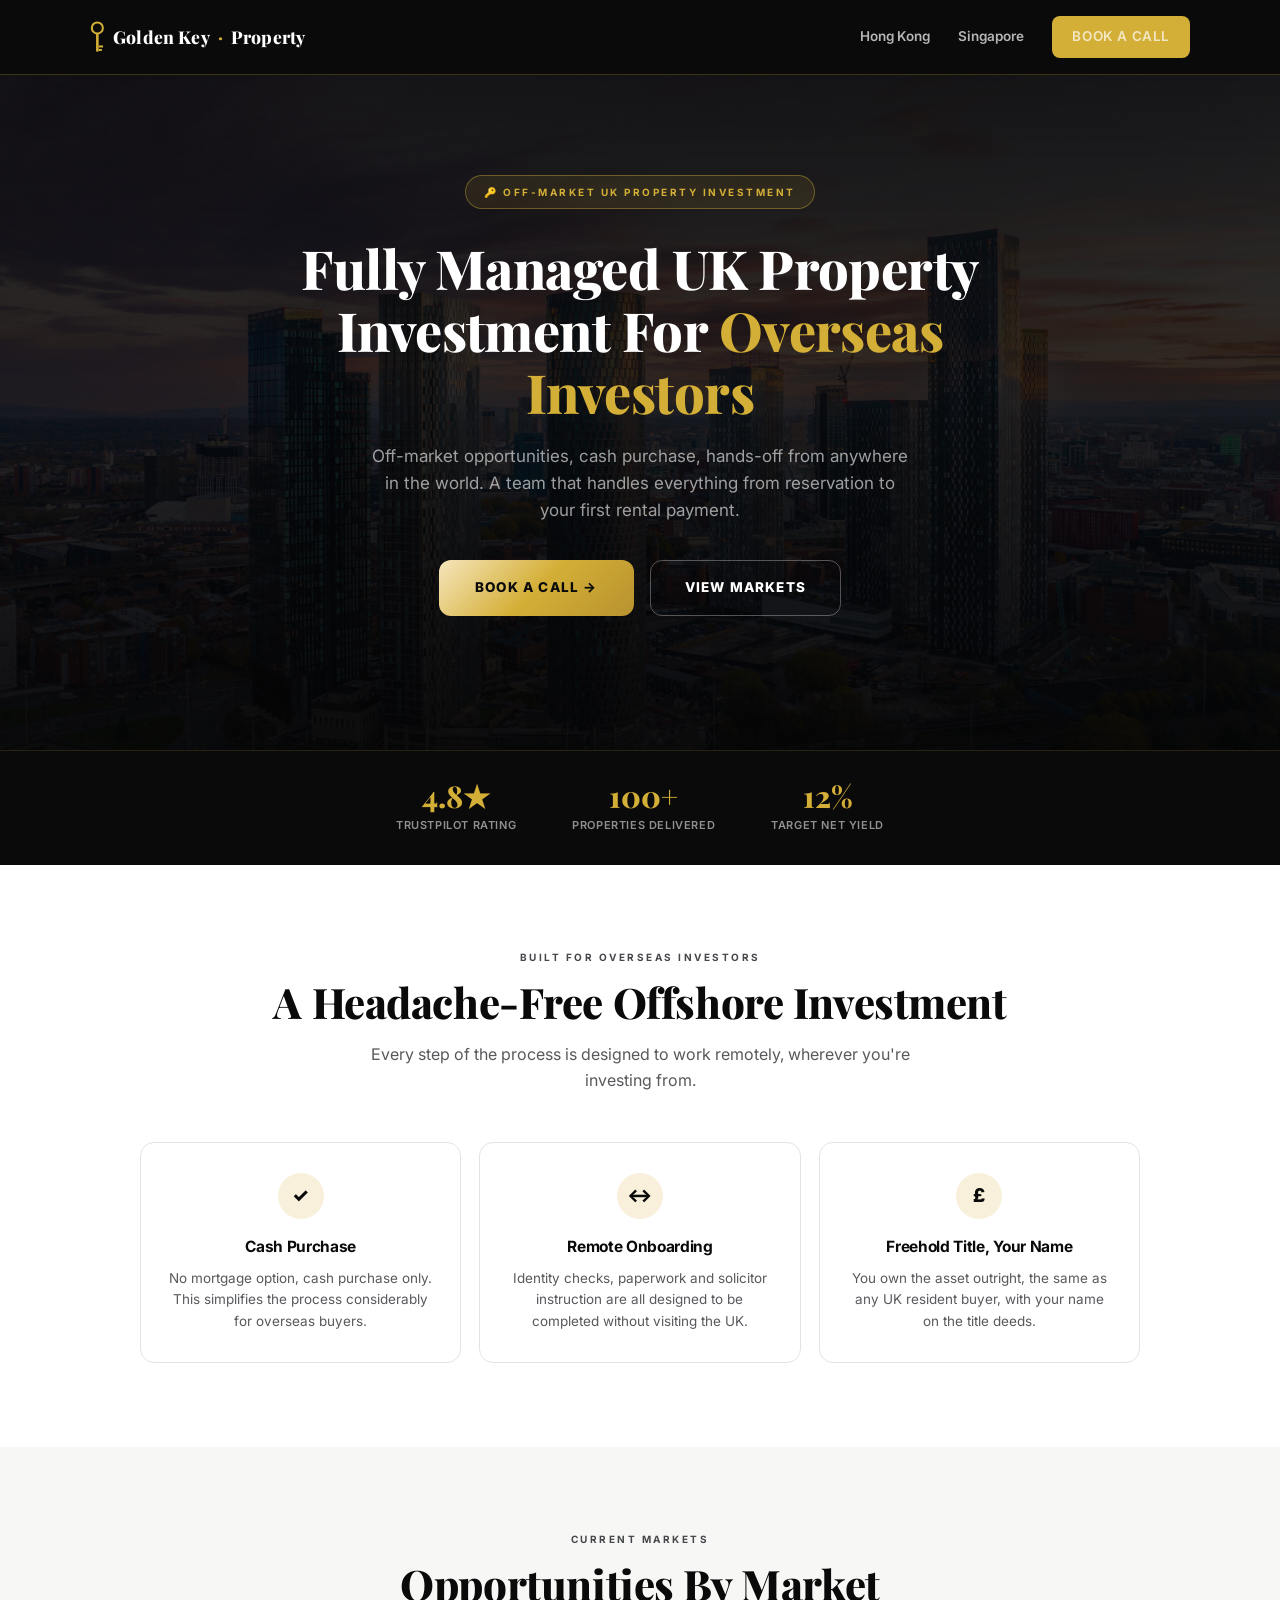
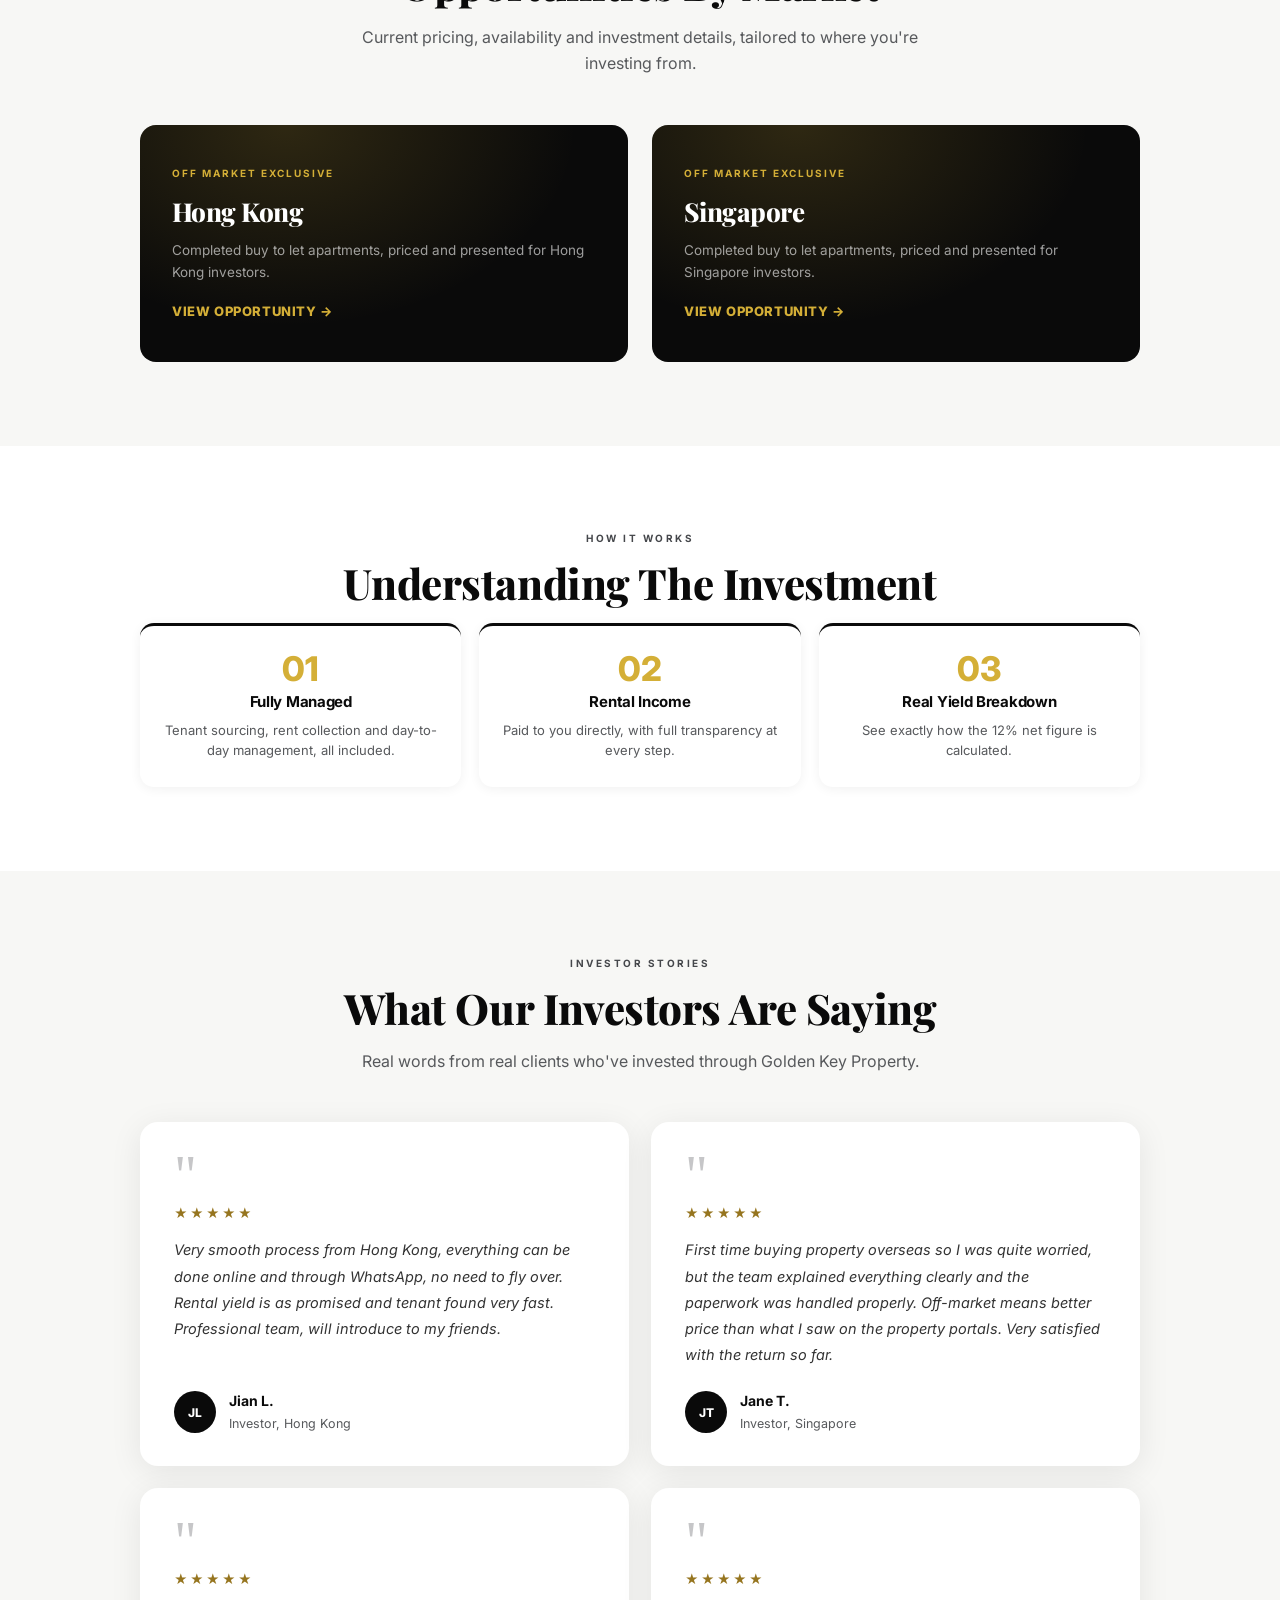
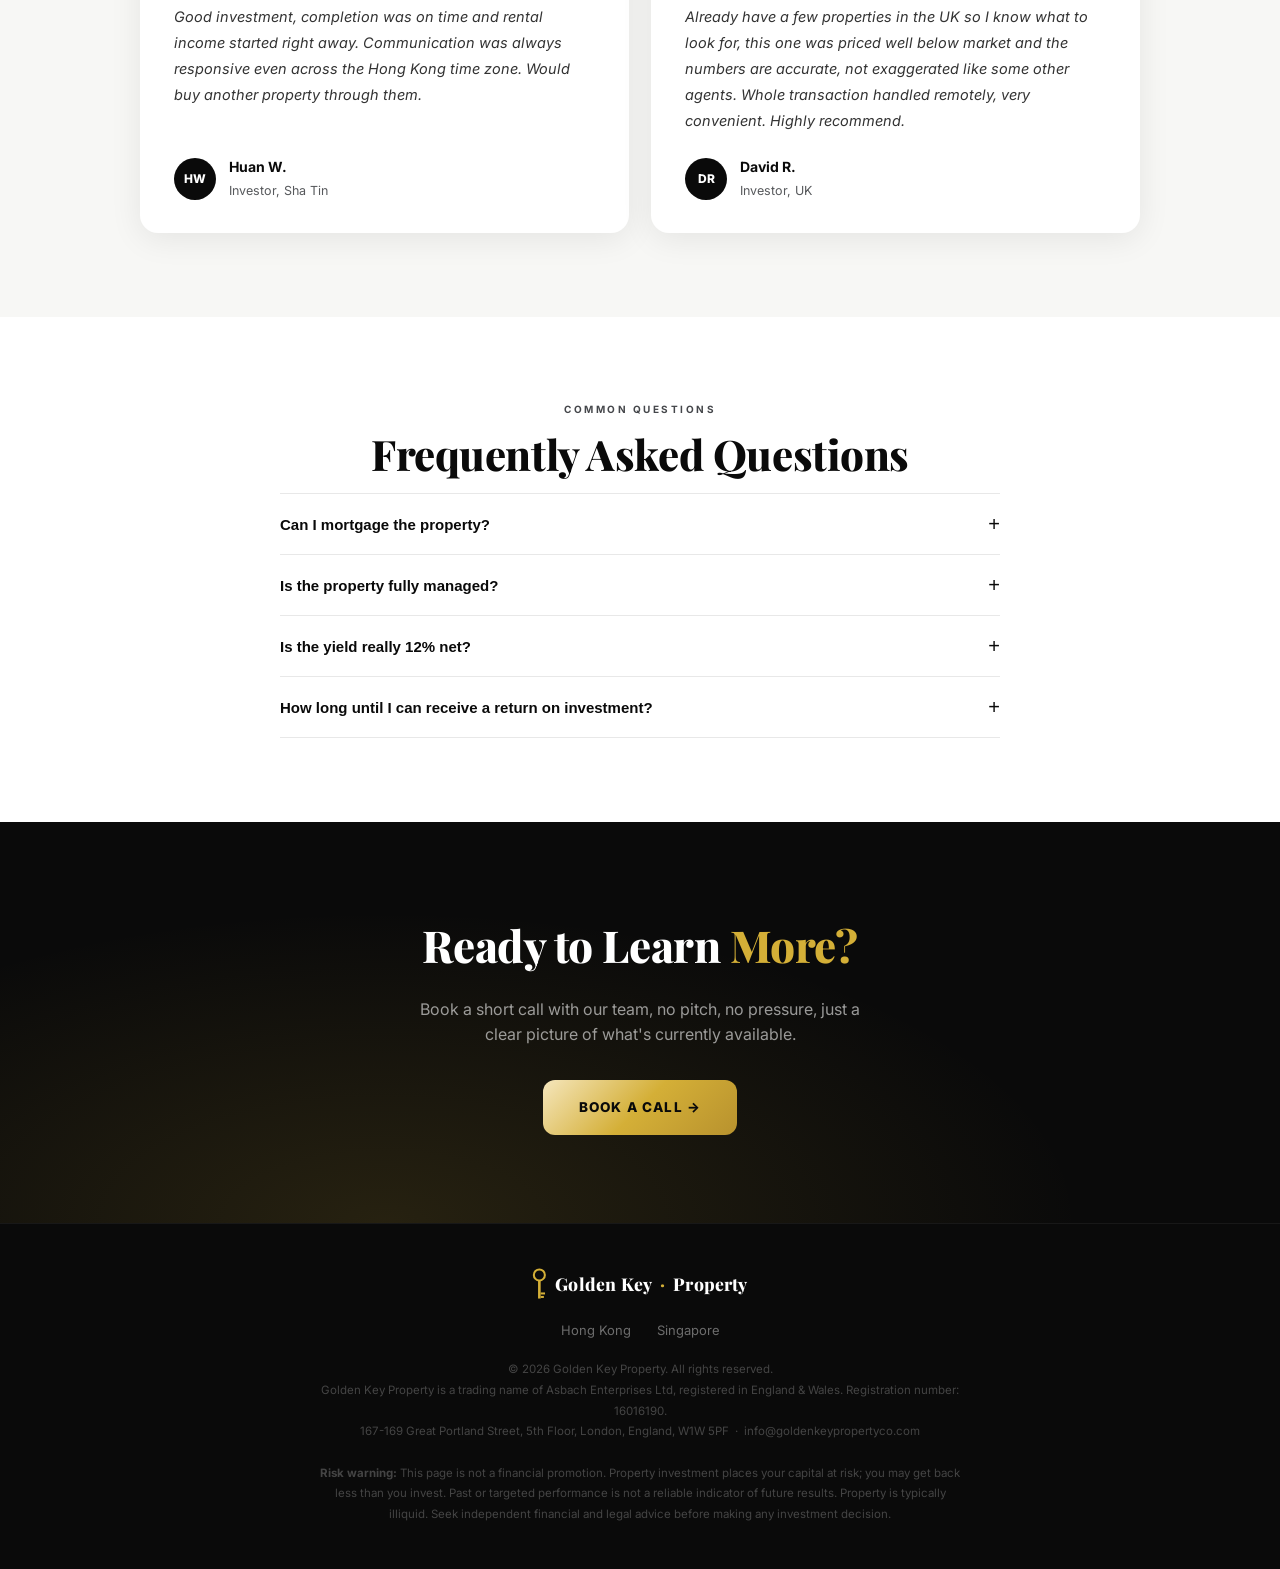
<file: index.html>
<!doctype html>
<html lang="en">
<head>
<meta charset="UTF-8" />
<meta name="viewport" content="width=device-width, initial-scale=1.0" />
<title>Golden Key Property | Off-Market UK Property Investment for Overseas Investors</title>
<meta name="description" content="Fully managed, off-market UK property investment for overseas investors. Cash purchase, hands-off, remote from anywhere in the world." />
<link rel="icon" type="image/x-icon" href="favicon.ico" />
<link rel="icon" type="image/png" sizes="32x32" href="favicon-32x32.png" />
<link rel="icon" type="image/png" sizes="16x16" href="favicon-16x16.png" />
<link rel="apple-touch-icon" sizes="180x180" href="apple-touch-icon.png" />
<link rel="preconnect" href="https://fonts.googleapis.com" />
<link rel="preconnect" href="https://fonts.gstatic.com" crossorigin />
<link href="https://fonts.googleapis.com/css2?family=Playfair+Display:wght@600;700;800;900&family=Inter:wght@400;500;600;700;800&display=swap" rel="stylesheet" />
<style>
  :root {
    --black: #0a0a0a;
    --white: #ffffff;
    --graphite: #45474b;
    --gold: #D4AF37;
    --gold-deep: #96751F;
    --gold-pale: #F8F0DA;
    --brand-gradient: linear-gradient(135deg, #F5E6BC 0%, #D4AF37 50%, #B8922E 100%);
    --light-grey: #f7f7f5;
    --mid-grey: #57595c;
    --line: #e3e3e0;
    --face: 'Inter', -apple-system, BlinkMacSystemFont, "Helvetica Neue", "Segoe UI", Arial, sans-serif;
    --face-display: 'Playfair Display', Georgia, 'Times New Roman', serif;
  }
  * { margin: 0; padding: 0; box-sizing: border-box; }
  html { scroll-behavior: smooth; }
  body { font-family: var(--face); color: var(--black); background: var(--white); line-height: 1.6; -webkit-font-smoothing: antialiased; }
  h1, h2, h3, h4 { font-family: var(--face); font-weight: 800; letter-spacing: -0.02em; }

  /* HEADER */
  .header {
    background: var(--black);
    padding: 16px 24px;
    display: flex; align-items: center; justify-content: space-between;
    position: sticky; top: 0; z-index: 100;
    border-bottom: 1px solid rgba(212,175,55,0.25);
  }
  .header-inner { max-width: 1100px; margin: 0 auto; width: 100%; display: flex; align-items: center; justify-content: space-between; }
  .wordmark { display: inline-flex; align-items: center; gap: 8px; font-family: var(--face-display); font-weight: 800; font-size: 1.1rem; letter-spacing: 0.01em; color: #fff; text-decoration: none; }
  .wordmark span { color: var(--gold); }
  .wordmark-icon { color: var(--gold); flex-shrink: 0; }
  .header-nav { display: flex; align-items: center; gap: 28px; }
  .header-nav a { font-size: 13.5px; font-weight: 600; color: rgba(255,255,255,0.7); text-decoration: none; transition: color 0.2s; }
  .header-nav a:hover { color: #fff; }
  .header-cta {
    background: var(--gold); color: var(--black); padding: 10px 20px; border-radius: 8px;
    font-size: 12.5px; font-weight: 800; letter-spacing: 0.6px; text-transform: uppercase;
    text-decoration: none; transition: all 0.2s ease;
  }
  .header-cta:hover { background: var(--brand-gradient); transform: translateY(-1px); }
  @media (max-width: 700px) { .header-nav a:not(.header-cta) { display: none; } }

  /* HERO */
  .hero {
    position: relative;
    background: var(--black) url('images/hero-skyline.jpg') center 38%/cover no-repeat;
    padding: 100px 24px 90px; text-align: center;
  }
  .hero::before {
    content: ''; position: absolute; inset: 0;
    background:
      linear-gradient(180deg, rgba(5,5,6,0.90) 0%, rgba(5,5,6,0.82) 45%, rgba(5,5,6,0.95) 100%),
      radial-gradient(ellipse at 70% 0%, rgba(212,175,55,0.14) 0%, transparent 55%);
  }
  .hero > * { position: relative; z-index: 1; }
  .hero-label {
    display: inline-flex; align-items: center; gap: 7px;
    background: rgba(212,175,55,0.1); border: 1px solid rgba(212,175,55,0.4);
    color: var(--gold); font-weight: 700;
    font-size: 10px; letter-spacing: 2.5px; text-transform: uppercase;
    padding: 8px 18px; border-radius: 100px; margin-bottom: 28px;
  }
  .hero h1 {
    font-family: var(--face-display);
    font-size: clamp(30px, 5.2vw, 54px); font-weight: 800; color: #fff;
    line-height: 1.15; max-width: 780px; margin: 0 auto 20px; letter-spacing: -0.01em;
  }
  .hero h1 em { color: var(--gold); font-style: normal; }
  .hero-sub { font-size: 17px; color: rgba(255,255,255,0.6); max-width: 540px; margin: 0 auto 36px; }
  .hero-ctas { display: flex; align-items: center; justify-content: center; gap: 16px; flex-wrap: wrap; margin-bottom: 44px; }
  .btn-gold {
    display: inline-block; padding: 17px 36px; background: var(--brand-gradient); color: var(--black);
    border: none; border-radius: 12px; font-family: var(--face); font-size: 13.5px;
    font-weight: 800; letter-spacing: 1.2px; text-transform: uppercase; cursor: pointer;
    text-decoration: none; transition: all 0.2s ease;
  }
  .btn-gold:hover { background: #fff; transform: translateY(-2px); box-shadow: 0 12px 36px rgba(212,175,55,0.3); }
  .btn-outline {
    display: inline-block; padding: 16px 34px; background: transparent; color: #fff;
    border: 1px solid rgba(255,255,255,0.3); border-radius: 12px; font-family: var(--face); font-size: 13.5px;
    font-weight: 800; letter-spacing: 1.2px; text-transform: uppercase; cursor: pointer;
    text-decoration: none; transition: all 0.2s ease;
  }
  .btn-outline:hover { border-color: var(--gold); color: var(--gold); }

  /* STATS BAR */
  .stats-bar { background: var(--black); padding: 30px 24px; border-top: 1px solid rgba(212,175,55,0.15); }
  .stats-row { max-width: 940px; margin: 0 auto; display: flex; justify-content: center; align-items: center; gap: 56px; flex-wrap: wrap; }
  .stat-item { text-align: center; }
  .stat-item .stat-num { display: block; font-family: var(--face-display); font-size: clamp(22px, 3vw, 30px); font-weight: 800; color: var(--gold); line-height: 1; margin-bottom: 6px; }
  .stat-item .stat-label { display: block; font-size: 11px; color: rgba(255,255,255,0.55); font-weight: 600; letter-spacing: 0.6px; text-transform: uppercase; }

  /* SECTIONS */
  .section { padding: 84px 24px; }
  .section-grey { background: var(--light-grey); }
  .container { max-width: 1000px; margin: 0 auto; }
  .section-eyebrow { display: block; text-align: center; font-weight: 700; font-size: 10px; letter-spacing: 2.5px; color: var(--graphite); text-transform: uppercase; margin-bottom: 12px; }
  .section-title { font-family: var(--face-display); font-size: clamp(26px, 4vw, 42px); font-weight: 800; text-align: center; line-height: 1.2; letter-spacing: -0.01em; margin-bottom: 14px; color: var(--black); }
  .section-sub { font-size: 16px; color: var(--mid-grey); text-align: center; max-width: 600px; margin: 0 auto 48px; line-height: 1.65; }

  /* WHY GRID */
  .why-grid { display: grid; grid-template-columns: repeat(3, 1fr); gap: 18px; }
  .why-card { background: var(--white); border-radius: 14px; padding: 30px 26px; border: 1px solid var(--line); text-align: center; }
  .why-icon { width: 46px; height: 46px; border-radius: 50%; background: var(--gold-pale); color: var(--black); display: flex; align-items: center; justify-content: center; margin: 0 auto 16px; font-size: 19px; font-weight: 800; }
  .why-card h4 { font-size: 15.5px; font-weight: 700; color: var(--black); margin-bottom: 8px; }
  .why-card p { font-size: 13.5px; color: var(--mid-grey); line-height: 1.6; }

  /* MARKETS */
  .markets-grid { display: grid; grid-template-columns: repeat(2, 1fr); gap: 24px; }
  .market-card {
    display: block; text-decoration: none; position: relative; overflow: hidden;
    border-radius: 16px; padding: 40px 32px; background: var(--black); min-height: 200px;
    display: flex; flex-direction: column; justify-content: flex-end;
  }
  .market-card::before {
    content: ''; position: absolute; inset: 0;
    background: radial-gradient(ellipse at 30% 0%, rgba(212,175,55,0.18) 0%, transparent 60%);
  }
  .market-card > * { position: relative; z-index: 1; }
  .market-card .market-eyebrow { font-size: 10px; font-weight: 700; letter-spacing: 2px; text-transform: uppercase; color: var(--gold); margin-bottom: 10px; }
  .market-card h3 { font-family: var(--face-display); font-size: 26px; color: #fff; margin-bottom: 8px; }
  .market-card p { font-size: 13.5px; color: rgba(255,255,255,0.6); margin-bottom: 0; }
  .market-card .market-arrow { display: inline-block; margin-top: 18px; color: var(--gold); font-weight: 800; font-size: 13px; letter-spacing: 0.6px; text-transform: uppercase; }
  .market-card:hover { box-shadow: 0 16px 40px rgba(212,175,55,0.15); transform: translateY(-3px); transition: all 0.25s ease; }

  /* HOW IT WORKS */
  .inside-grid { display: grid; grid-template-columns: repeat(3, 1fr); gap: 18px; }
  .inside-card { background: var(--white); border-radius: 14px; padding: 26px 22px; border-top: 3px solid var(--black); box-shadow: 0 2px 12px rgba(0,0,0,0.06); text-align: center; }
  .inside-num { font-weight: 800; font-size: 34px; color: var(--gold); line-height: 1; margin-bottom: 4px; }
  .inside-card h4 { font-size: 15px; font-weight: 700; color: var(--black); margin-bottom: 6px; }
  .inside-card p { font-size: 13px; color: var(--mid-grey); line-height: 1.6; }

  /* TESTIMONIALS */
  .t-grid { display: grid; grid-template-columns: repeat(2, 1fr); gap: 22px; }
  .t-card { background: var(--white); border-radius: 18px; padding: 32px 34px; box-shadow: 0 6px 32px rgba(0,0,0,0.08); display: flex; flex-direction: column; }
  .t-quote { font-size: 56px; line-height: 0.8; color: var(--graphite); font-family: Georgia, serif; opacity: 0.3; margin-bottom: 4px; display: block; }
  .t-stars { color: var(--gold-deep); font-size: 13px; margin-bottom: 14px; letter-spacing: 2px; }
  .t-text { font-size: 14.5px; color: #333; line-height: 1.8; font-style: italic; margin-bottom: 22px; flex: 1; }
  .t-author { display: flex; align-items: center; gap: 13px; }
  .t-avatar { width: 42px; height: 42px; border-radius: 50%; background: var(--black); display: flex; align-items: center; justify-content: center; font-weight: 800; font-size: 12px; color: #fff; flex-shrink: 0; }
  .t-name { font-weight: 700; font-size: 14px; color: var(--black); }
  .t-role { font-size: 12.5px; color: var(--mid-grey); margin-top: 2px; }

  /* FAQ */
  .faq-list { max-width: 720px; margin: 0 auto; }
  .faq-item { border-bottom: 1px solid #E8E8E8; }
  .faq-item:first-child { border-top: 1px solid #E8E8E8; }
  .faq-trigger {
    width: 100%; text-align: left; padding: 20px 0; background: none; border: none; cursor: pointer;
    font-size: 15px; font-weight: 600; color: var(--black);
    display: flex; justify-content: space-between; align-items: center; gap: 20px; transition: color 0.2s;
  }
  .faq-trigger:hover { color: var(--black); }
  .faq-icon { font-size: 20px; font-weight: 300; color: var(--black); flex-shrink: 0; transition: transform 0.25s ease; line-height: 1; }
  .faq-item.open .faq-icon { transform: rotate(45deg); }
  .faq-body { font-size: 14.5px; color: var(--mid-grey); line-height: 1.75; max-height: 0; overflow: hidden; transition: max-height 0.35s ease, padding 0.25s ease; }
  .faq-item.open .faq-body { max-height: 400px; padding-bottom: 20px; }

  /* BOTTOM CTA */
  .bottom-cta {
    background: var(--black);
    background-image: radial-gradient(ellipse at 30% 100%, rgba(212,175,55,0.14) 0%, transparent 55%);
    padding: 88px 24px; text-align: center;
  }
  .bottom-cta h2 { font-family: var(--face-display); font-size: clamp(26px, 4.5vw, 44px); font-weight: 800; color: #fff; margin-bottom: 16px; letter-spacing: -0.01em; }
  .bottom-cta h2 em { color: var(--gold); font-style: normal; }
  .bottom-cta p { font-size: 16px; color: rgba(255,255,255,0.58); max-width: 480px; margin: 0 auto 32px; }

  /* FOOTER */
  .footer { background: var(--black); padding: 44px 24px; text-align: center; border-top: 1px solid rgba(255,255,255,0.06); }
  .footer .wordmark { justify-content: center; margin-bottom: 20px; }
  .footer-links { display: flex; align-items: center; justify-content: center; gap: 26px; flex-wrap: wrap; margin-bottom: 18px; }
  .footer-links a { font-size: 13px; color: rgba(255,255,255,0.4); text-decoration: none; transition: color 0.2s; }
  .footer-links a:hover { color: var(--gold); }
  .footer-copy { font-size: 11.5px; color: rgba(255,255,255,0.24); line-height: 1.8; max-width: 640px; margin: 0 auto; }

  @media (max-width: 900px) {
    .why-grid { grid-template-columns: 1fr; }
    .markets-grid { grid-template-columns: 1fr; }
    .inside-grid { grid-template-columns: 1fr; }
    .t-grid { grid-template-columns: 1fr; }
  }
  @media (max-width: 700px) {
    .hero { padding: 80px 16px 64px; }
    .section { padding: 56px 16px; }
    .stats-row { gap: 32px; }
    .t-card { padding: 26px 22px; }
  }
</style>
</head>
<body>

<!-- HEADER -->
<header class="header">
  <div class="header-inner">
    <a href="index.html" class="wordmark"><svg class="wordmark-icon" width="15" height="32" viewBox="75 42 51 110" fill="none" xmlns="http://www.w3.org/2000/svg" aria-hidden="true"><circle cx="100" cy="66" r="19" stroke="currentColor" stroke-width="7"/><rect x="95.5" y="85" width="9" height="62" fill="currentColor"/><rect x="104.5" y="126" width="15" height="7" fill="currentColor"/><rect x="104.5" y="138" width="11" height="7" fill="currentColor"/></svg>Golden Key<span> · </span>Property</a>
    <nav class="header-nav">
      <a href="hong-kong.html">Hong Kong</a>
      <a href="singapore.html">Singapore</a>
      <a href="booking.html" class="header-cta">Book a Call</a>
    </nav>
  </div>
</header>

<!-- HERO -->
<section class="hero">
  <div class="hero-label">🔑 Off-Market UK Property Investment</div>
  <h1>Fully Managed UK Property Investment For <em>Overseas Investors</em></h1>
  <p class="hero-sub">Off-market opportunities, cash purchase, hands-off from anywhere in the world. A team that handles everything from reservation to your first rental payment.</p>
  <div class="hero-ctas">
    <a href="booking.html" class="btn-gold">Book a Call →</a>
    <a href="#markets" class="btn-outline">View Markets</a>
  </div>
</section>

<!-- STATS BAR -->
<div class="stats-bar">
  <div class="stats-row">
    <div class="stat-item"><span class="stat-num">4.8★</span><span class="stat-label">Trustpilot Rating</span></div>
    <div class="stat-item"><span class="stat-num">100+</span><span class="stat-label">Properties Delivered</span></div>
    <div class="stat-item"><span class="stat-num">12%</span><span class="stat-label">Target Net Yield</span></div>
  </div>
</div>

<!-- WHY GOLDEN KEY -->
<section class="section">
  <div class="container">
    <span class="section-eyebrow">Built For Overseas Investors</span>
    <h2 class="section-title">A Headache-Free Offshore Investment</h2>
    <p class="section-sub">Every step of the process is designed to work remotely, wherever you're investing from.</p>
    <div class="why-grid">
      <div class="why-card">
        <div class="why-icon">✓</div>
        <h4>Cash Purchase</h4>
        <p>No mortgage option, cash purchase only. This simplifies the process considerably for overseas buyers.</p>
      </div>
      <div class="why-card">
        <div class="why-icon">↔</div>
        <h4>Remote Onboarding</h4>
        <p>Identity checks, paperwork and solicitor instruction are all designed to be completed without visiting the UK.</p>
      </div>
      <div class="why-card">
        <div class="why-icon">£</div>
        <h4>Freehold Title, Your Name</h4>
        <p>You own the asset outright, the same as any UK resident buyer, with your name on the title deeds.</p>
      </div>
    </div>
  </div>
</section>

<!-- MARKETS -->
<section class="section section-grey" id="markets">
  <div class="container">
    <span class="section-eyebrow">Current Markets</span>
    <h2 class="section-title">Opportunities By Market</h2>
    <p class="section-sub">Current pricing, availability and investment details, tailored to where you're investing from.</p>
    <div class="markets-grid">
      <a href="hong-kong.html" class="market-card">
        <span class="market-eyebrow">Off Market Exclusive</span>
        <h3>Hong Kong</h3>
        <p>Completed buy to let apartments, priced and presented for Hong Kong investors.</p>
        <span class="market-arrow">View Opportunity →</span>
      </a>
      <a href="singapore.html" class="market-card">
        <span class="market-eyebrow">Off Market Exclusive</span>
        <h3>Singapore</h3>
        <p>Completed buy to let apartments, priced and presented for Singapore investors.</p>
        <span class="market-arrow">View Opportunity →</span>
      </a>
    </div>
  </div>
</section>

<!-- HOW IT WORKS -->
<section class="section">
  <div class="container">
    <span class="section-eyebrow">How It Works</span>
    <h2 class="section-title">Understanding The Investment</h2>
    <div class="inside-grid">
      <div class="inside-card">
        <div class="inside-num">01</div>
        <h4>Fully Managed</h4>
        <p>Tenant sourcing, rent collection and day-to-day management, all included.</p>
      </div>
      <div class="inside-card">
        <div class="inside-num">02</div>
        <h4>Rental Income</h4>
        <p>Paid to you directly, with full transparency at every step.</p>
      </div>
      <div class="inside-card">
        <div class="inside-num">03</div>
        <h4>Real Yield Breakdown</h4>
        <p>See exactly how the 12% net figure is calculated.</p>
      </div>
    </div>
  </div>
</section>

<!-- TESTIMONIALS -->
<section class="section section-grey">
  <div class="container">
    <span class="section-eyebrow">Investor Stories</span>
    <h2 class="section-title">What Our Investors Are Saying</h2>
    <p class="section-sub">Real words from real clients who've invested through Golden Key Property.</p>
    <div class="t-grid">
      <div class="t-card">
        <span class="t-quote">"</span>
        <div class="t-stars">★★★★★</div>
        <p class="t-text">Very smooth process from Hong Kong, everything can be done online and through WhatsApp, no need to fly over. Rental yield is as promised and tenant found very fast. Professional team, will introduce to my friends.</p>
        <div class="t-author"><div class="t-avatar">JL</div><div><div class="t-name">Jian L.</div><div class="t-role">Investor, Hong Kong</div></div></div>
      </div>
      <div class="t-card">
        <span class="t-quote">"</span>
        <div class="t-stars">★★★★★</div>
        <p class="t-text">First time buying property overseas so I was quite worried, but the team explained everything clearly and the paperwork was handled properly. Off-market means better price than what I saw on the property portals. Very satisfied with the return so far.</p>
        <div class="t-author"><div class="t-avatar">JT</div><div><div class="t-name">Jane T.</div><div class="t-role">Investor, Singapore</div></div></div>
      </div>
      <div class="t-card">
        <span class="t-quote">"</span>
        <div class="t-stars">★★★★★</div>
        <p class="t-text">Good investment, completion was on time and rental income started right away. Communication was always responsive even across the Hong Kong time zone. Would buy another property through them.</p>
        <div class="t-author"><div class="t-avatar">HW</div><div><div class="t-name">Huan W.</div><div class="t-role">Investor, Sha Tin</div></div></div>
      </div>
      <div class="t-card">
        <span class="t-quote">"</span>
        <div class="t-stars">★★★★★</div>
        <p class="t-text">Already have a few properties in the UK so I know what to look for, this one was priced well below market and the numbers are accurate, not exaggerated like some other agents. Whole transaction handled remotely, very convenient. Highly recommend.</p>
        <div class="t-author"><div class="t-avatar">DR</div><div><div class="t-name">David R.</div><div class="t-role">Investor, UK</div></div></div>
      </div>
    </div>
  </div>
</section>

<!-- FAQ -->
<section class="section">
  <div class="container">
    <span class="section-eyebrow">Common Questions</span>
    <h2 class="section-title">Frequently Asked Questions</h2>
    <div class="faq-list">
      <div class="faq-item">
        <button class="faq-trigger" onclick="toggleFaq(this)">Can I mortgage the property?<span class="faq-icon">+</span></button>
        <div class="faq-body">No, this is a cash purchase only. There's no mortgage option on our opportunities, which simplifies the process considerably for overseas buyers.</div>
      </div>
      <div class="faq-item">
        <button class="faq-trigger" onclick="toggleFaq(this)">Is the property fully managed?<span class="faq-icon">+</span></button>
        <div class="faq-body">Yes. Tenant sourcing, rent collection and day-to-day management are handled on your behalf as part of the service, so you don't need to be in the UK, or hands-on, to hold the investment.</div>
      </div>
      <div class="faq-item">
        <button class="faq-trigger" onclick="toggleFaq(this)">Is the yield really 12% net?<span class="faq-icon">+</span></button>
        <div class="faq-body">Yes. The 12% figure is a net yield, calculated after all costs and expenses, not a headline gross number.</div>
      </div>
      <div class="faq-item">
        <button class="faq-trigger" onclick="toggleFaq(this)">How long until I can receive a return on investment?<span class="faq-icon">+</span></button>
        <div class="faq-body">Typically 30 to 60 days from reservation to your first rental payment. Since our opportunities are completed developments rather than off-plan, our management team starts sourcing a tenant as soon as your purchase completes, so income begins as quickly as the letting process allows rather than waiting on construction.</div>
      </div>
    </div>
  </div>
</section>

<!-- BOTTOM CTA -->
<section class="bottom-cta">
  <h2>Ready to Learn <em>More?</em></h2>
  <p>Book a short call with our team, no pitch, no pressure, just a clear picture of what's currently available.</p>
  <a href="booking.html" class="btn-gold">Book a Call →</a>
</section>

<!-- FOOTER -->
<footer class="footer">
  <div class="wordmark"><svg class="wordmark-icon" width="15" height="32" viewBox="75 42 51 110" fill="none" xmlns="http://www.w3.org/2000/svg" aria-hidden="true"><circle cx="100" cy="66" r="19" stroke="currentColor" stroke-width="7"/><rect x="95.5" y="85" width="9" height="62" fill="currentColor"/><rect x="104.5" y="126" width="15" height="7" fill="currentColor"/><rect x="104.5" y="138" width="11" height="7" fill="currentColor"/></svg>Golden Key<span> · </span>Property</div>
  <div class="footer-links">
    <a href="hong-kong.html">Hong Kong</a>
    <a href="singapore.html">Singapore</a>
  </div>
  <p class="footer-copy">
    &copy; 2026 Golden Key Property. All rights reserved.<br />
    Golden Key Property is a trading name of Asbach Enterprises Ltd, registered in England &amp; Wales. Registration number: 16016190.<br />
    167-169 Great Portland Street, 5th Floor, London, England, W1W 5PF &nbsp;·&nbsp; info@goldenkeypropertyco.com<br /><br />
    <strong>Risk warning:</strong> This page is not a financial promotion. Property investment places your capital at risk; you may get back less than you invest. Past or targeted performance is not a reliable indicator of future results. Property is typically illiquid. Seek independent financial and legal advice before making any investment decision.
  </p>
</footer>

<script>
function toggleFaq(btn) {
  const item = btn.parentElement;
  const was = item.classList.contains('open');
  document.querySelectorAll('.faq-item.open').forEach(function (i) { i.classList.remove('open'); });
  if (!was) item.classList.add('open');
}
</script>
</body>
</html>
</file>
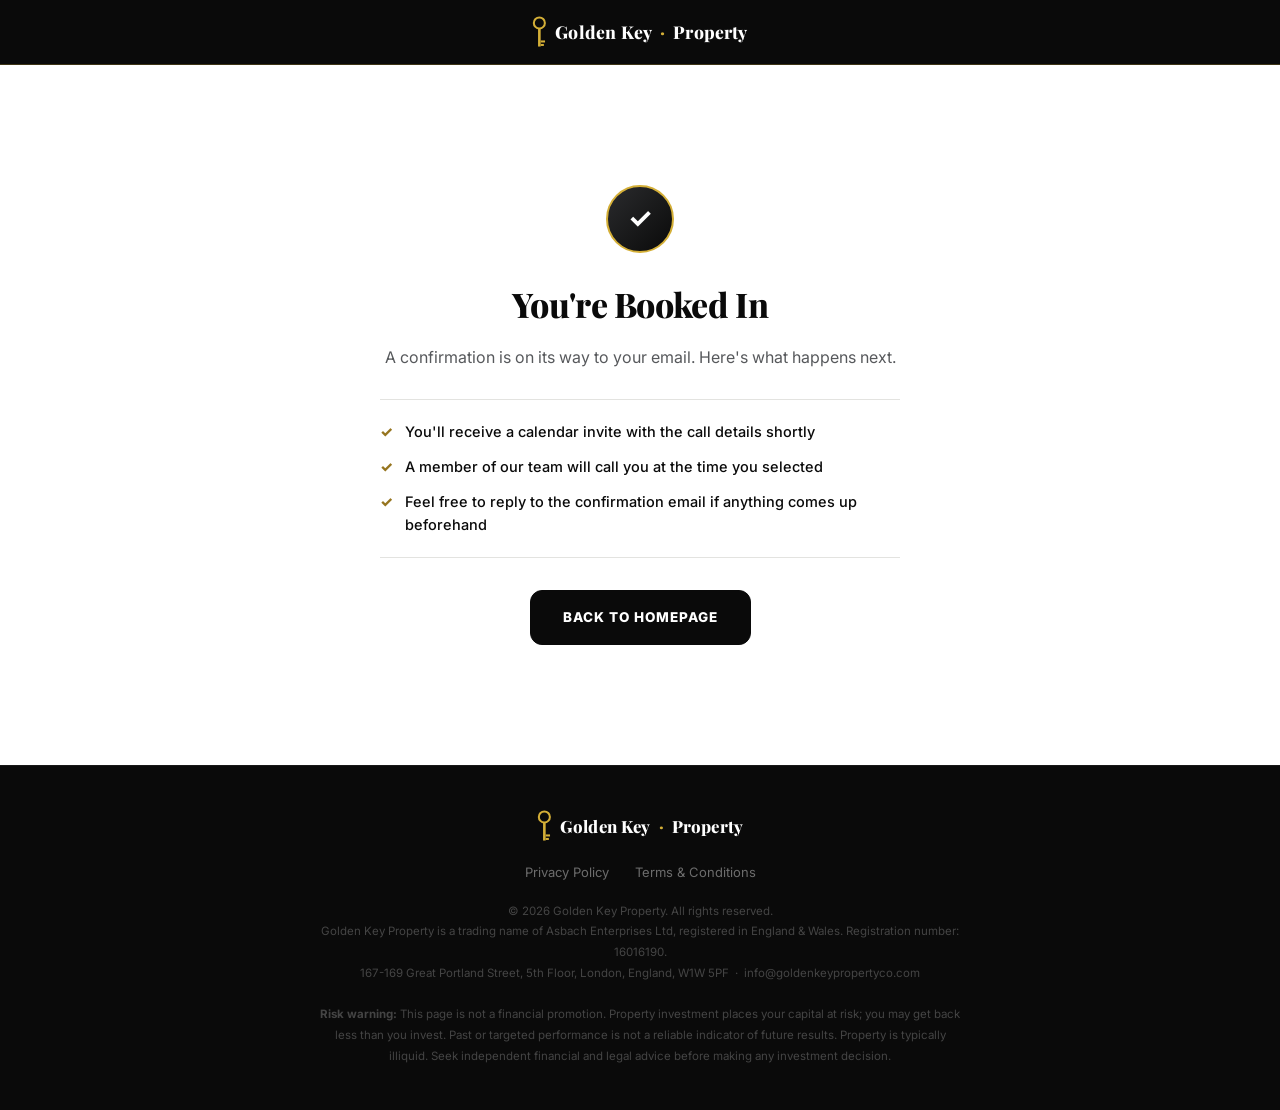
<file: booking-confirmation.html>
<!doctype html>
<html lang="en">
<head>
<meta charset="UTF-8" />
<meta name="viewport" content="width=device-width, initial-scale=1.0" />
<title>Booking Confirmed | Golden Key Property</title>
<link rel="icon" type="image/x-icon" href="favicon.ico" />
<link rel="icon" type="image/png" sizes="32x32" href="favicon-32x32.png" />
<link rel="icon" type="image/png" sizes="16x16" href="favicon-16x16.png" />
<link rel="apple-touch-icon" sizes="180x180" href="apple-touch-icon.png" />
<link rel="preconnect" href="https://fonts.googleapis.com" />
<link rel="preconnect" href="https://fonts.gstatic.com" crossorigin />
<link href="https://fonts.googleapis.com/css2?family=Playfair+Display:wght@600;700;800;900&family=Inter:wght@400;500;600;700;800&display=swap" rel="stylesheet" />
<style>
  :root {
    --black: #0a0a0a;
    --white: #ffffff;
    --graphite: #45474b;
    --gold: #D4AF37;
    --gold-deep: #96751F;
    --gold-pale: #F8F0DA;
    --brand-gradient: linear-gradient(135deg, #F5E6BC 0%, #D4AF37 50%, #B8922E 100%);
    --light-grey: #f7f7f5;
    --mid-grey: #57595c;
    --line: #e3e3e0;
    --face: 'Inter', -apple-system, BlinkMacSystemFont, "Helvetica Neue", "Segoe UI", Arial, sans-serif;
    --face-display: 'Playfair Display', Georgia, 'Times New Roman', serif;
  }
  * { margin: 0; padding: 0; box-sizing: border-box; }
  html { scroll-behavior: smooth; }
  body { font-family: var(--face); color: var(--black); background: var(--white); line-height: 1.6; -webkit-font-smoothing: antialiased; }
  h1, h2, h3, h4 { font-family: var(--face); font-weight: 800; letter-spacing: -0.02em; }
  .wrap { max-width: 1000px; margin: 0 auto; padding: 0 24px; }

  /* HEADER */
  .header {
    background: var(--black);
    padding: 16px 24px;
    display: flex; align-items: center; justify-content: center;
    position: sticky; top: 0; z-index: 100;
    border-bottom: 1px solid rgba(212,175,55,0.25);
  }
  .header .wordmark { display: inline-flex; align-items: center; gap: 8px; font-family: var(--face-display); font-weight: 800; font-size: 1.1rem; letter-spacing: 0.01em; color: #fff; text-decoration: none; }
  .header .wordmark span { color: var(--gold); }
  .header .wordmark-icon { color: var(--gold); flex-shrink: 0; }

  /* CONFIRMATION */
  .confirm-wrap {
    min-height: calc(100vh - 200px);
    display: flex; align-items: center; justify-content: center;
    padding: 64px 24px;
  }
  .confirm-card { max-width: 520px; text-align: center; }
  .confirm-mark {
    width: 68px; height: 68px; border-radius: 50%;
    background: linear-gradient(135deg, #2a2b2d, var(--black));
    border: 2px solid var(--gold);
    display: flex; align-items: center; justify-content: center;
    margin: 0 auto 24px; font-size: 28px; color: #fff; font-weight: 700;
  }
  .confirm-card h1 { font-family: var(--face-display); font-size: clamp(26px, 3.6vw, 34px); margin-bottom: 14px; }
  .confirm-card p.lede { color: var(--mid-grey); font-size: 16px; margin: 0 0 28px; }
  .confirm-checklist {
    list-style: none; margin: 0 0 32px; padding: 20px 0;
    text-align: left; display: flex; flex-direction: column; gap: 12px;
    border-top: 1px solid var(--line); border-bottom: 1px solid var(--line);
  }
  .confirm-checklist li { display: flex; gap: 12px; font-size: 14.5px; font-weight: 500; }
  .confirm-checklist li::before { content: "✓"; color: var(--gold-deep); font-weight: 800; flex-shrink: 0; }
  .btn-primary {
    display: inline-block; background: var(--black); color: #fff;
    border: 1px solid var(--black); padding: 16px 32px; border-radius: 12px;
    font-family: var(--face); font-size: 13.5px; font-weight: 800; letter-spacing: 1px;
    text-transform: uppercase; text-decoration: none; cursor: pointer; transition: all 0.2s ease;
  }
  .btn-primary:hover { background: var(--brand-gradient); color: var(--black); border-color: transparent; transform: translateY(-2px); }

  /* FOOTER */
  .footer { background: var(--black); padding: 44px 24px; text-align: center; border-top: 1px solid rgba(255,255,255,0.06); }
  .footer .wordmark { display: inline-flex; align-items: center; gap: 8px; font-family: var(--face-display); font-weight: 800; font-size: 1.05rem; letter-spacing: 0.01em; color: #fff; margin-bottom: 20px; }
  .footer .wordmark span { color: var(--gold); }
  .footer .wordmark-icon { color: var(--gold); }
  .footer-links { display: flex; align-items: center; justify-content: center; gap: 26px; flex-wrap: wrap; margin-bottom: 18px; }
  .footer-links a { font-size: 13px; color: rgba(255,255,255,0.4); text-decoration: none; transition: color 0.2s; }
  .footer-links a:hover { color: var(--gold); }
  .footer-copy { font-size: 11.5px; color: rgba(255,255,255,0.24); line-height: 1.8; max-width: 640px; margin: 0 auto; }
</style>
</head>
<body>

<!-- HEADER -->
<header class="header">
  <a href="index.html" class="wordmark" id="homeLink"><svg class="wordmark-icon" width="15" height="32" viewBox="75 42 51 110" fill="none" xmlns="http://www.w3.org/2000/svg" aria-hidden="true"><circle cx="100" cy="66" r="19" stroke="currentColor" stroke-width="7"/><rect x="95.5" y="85" width="9" height="62" fill="currentColor"/><rect x="104.5" y="126" width="15" height="7" fill="currentColor"/><rect x="104.5" y="138" width="11" height="7" fill="currentColor"/></svg>Golden Key<span> · </span>Property</a>
</header>

<main>
  <div class="confirm-wrap">
    <div class="confirm-card">
      <div class="confirm-mark">✓</div>
      <h1>You're Booked In</h1>
      <p class="lede">A confirmation is on its way to your email. Here's what happens next.</p>
      <ul class="confirm-checklist">
        <li>You'll receive a calendar invite with the call details shortly</li>
        <li>A member of our team will call you at the time you selected</li>
        <li>Feel free to reply to the confirmation email if anything comes up beforehand</li>
      </ul>
      <a href="index.html" class="btn-primary" id="backLink">Back to Homepage</a>
    </div>
  </div>
</main>

<!-- FOOTER -->
<footer class="footer">
  <div class="wordmark"><svg class="wordmark-icon" width="15" height="32" viewBox="75 42 51 110" fill="none" xmlns="http://www.w3.org/2000/svg" aria-hidden="true"><circle cx="100" cy="66" r="19" stroke="currentColor" stroke-width="7"/><rect x="95.5" y="85" width="9" height="62" fill="currentColor"/><rect x="104.5" y="126" width="15" height="7" fill="currentColor"/><rect x="104.5" y="138" width="11" height="7" fill="currentColor"/></svg>Golden Key<span> · </span>Property</div>
  <div class="footer-links">
    <a href="#">Privacy Policy</a>
    <a href="#">Terms &amp; Conditions</a>
  </div>
  <p class="footer-copy">
    &copy; 2026 Golden Key Property. All rights reserved.<br />
    Golden Key Property is a trading name of Asbach Enterprises Ltd, registered in England &amp; Wales. Registration number: 16016190.<br />
    167-169 Great Portland Street, 5th Floor, London, England, W1W 5PF &nbsp;·&nbsp; info@goldenkeypropertyco.com<br /><br />
    <strong>Risk warning:</strong> This page is not a financial promotion. Property investment places your capital at risk; you may get back less than you invest. Past or targeted performance is not a reliable indicator of future results. Property is typically illiquid. Seek independent financial and legal advice before making any investment decision.
  </p>
</footer>

<script>
// This page is shared across market landing pages (hong-kong.html,
// singapore.html, ...). The origin page sets this before the booking flow
// starts, so both links here point wherever the visitor actually came from.
try {
  var gkOrigin = sessionStorage.getItem('gkOriginPage');
  if (gkOrigin) {
    document.getElementById('homeLink').href = gkOrigin;
    document.getElementById('backLink').href = gkOrigin;
  }
} catch (e) {}
</script>

</body>
</html>
</file>
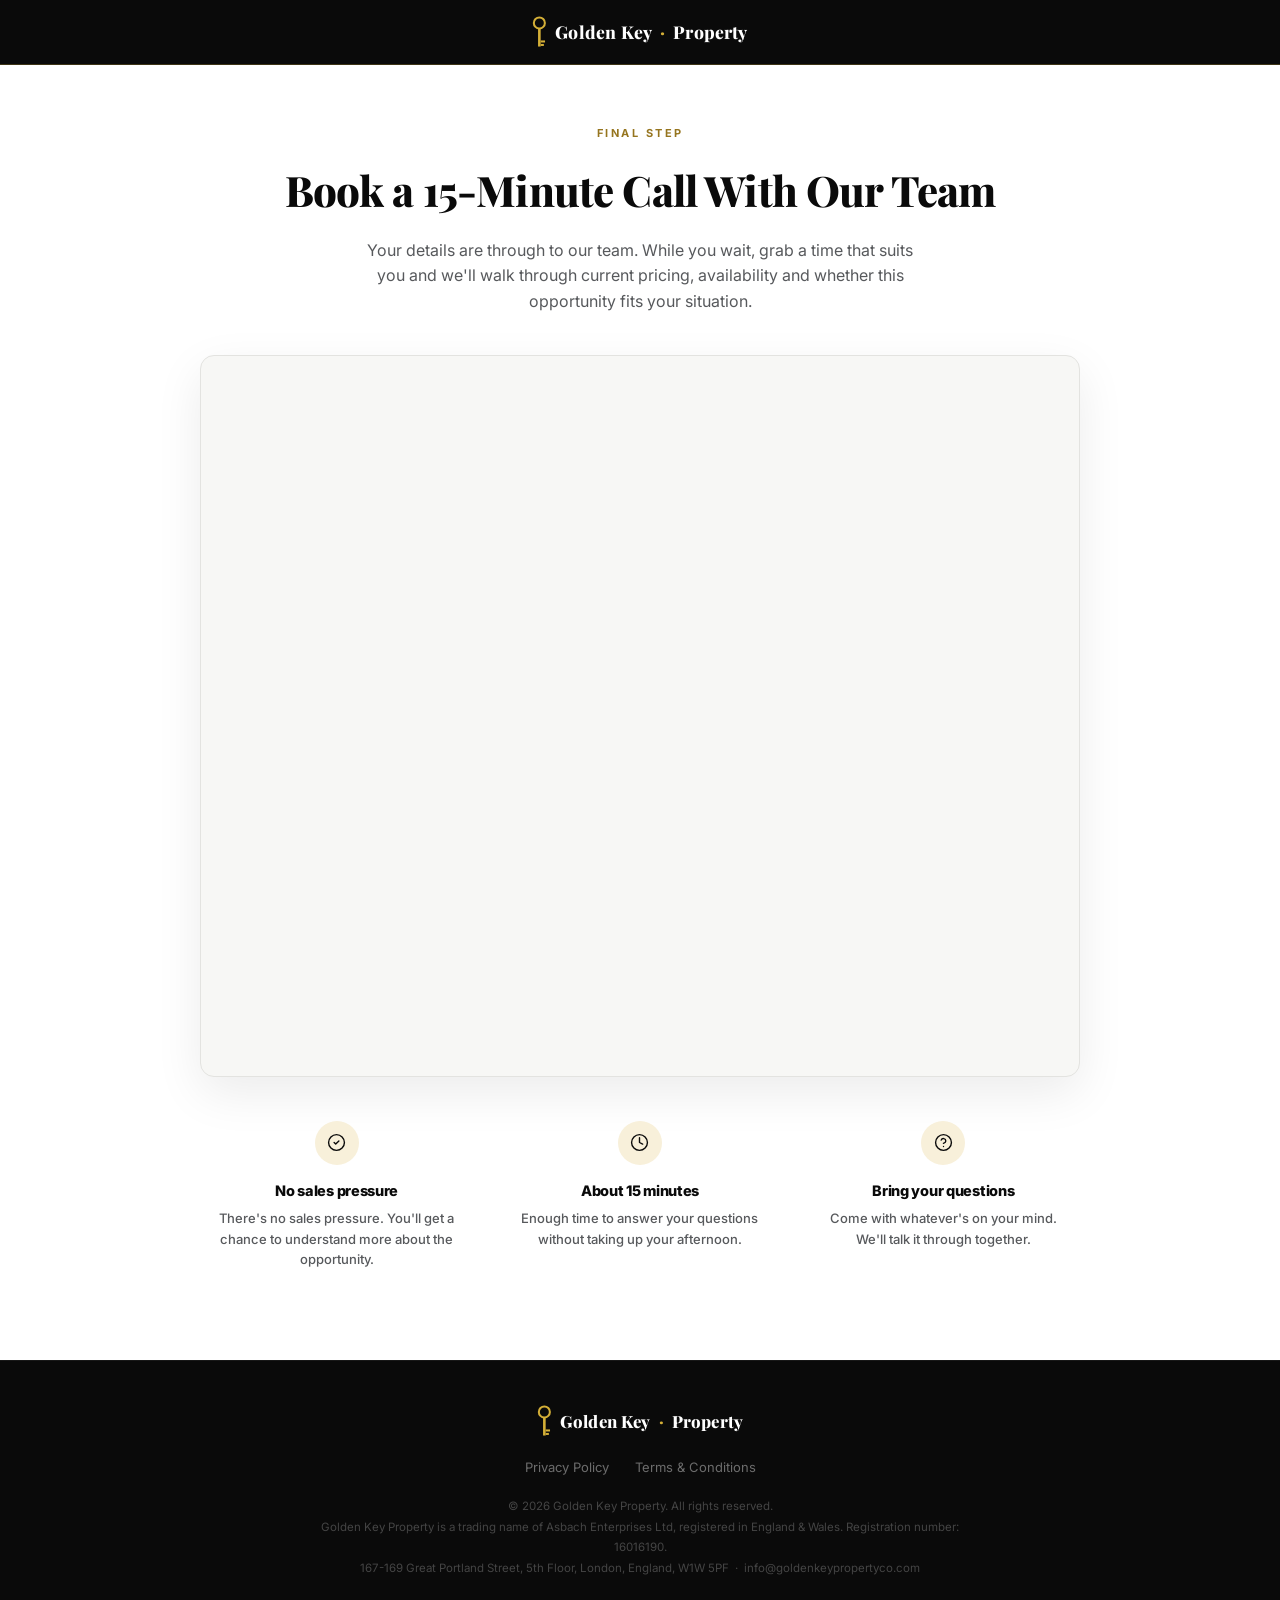
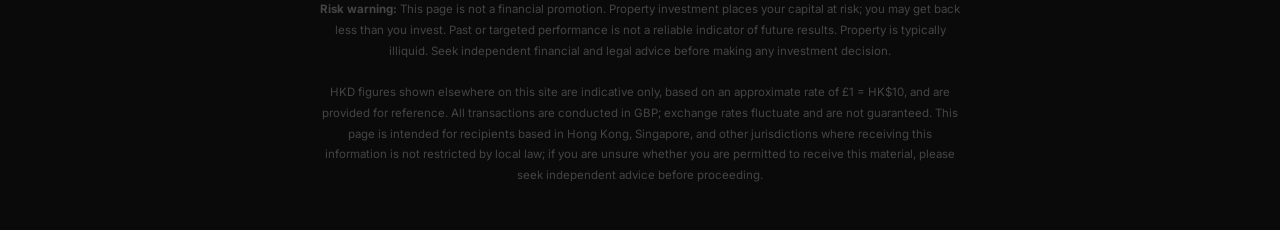
<file: booking.html>
<!doctype html>
<html lang="en">
<head>
<meta charset="UTF-8" />
<meta name="viewport" content="width=device-width, initial-scale=1.0" />
<title>Book a Call | Golden Key Property</title>
<link rel="icon" type="image/x-icon" href="favicon.ico" />
<link rel="icon" type="image/png" sizes="32x32" href="favicon-32x32.png" />
<link rel="icon" type="image/png" sizes="16x16" href="favicon-16x16.png" />
<link rel="apple-touch-icon" sizes="180x180" href="apple-touch-icon.png" />
<link rel="preconnect" href="https://fonts.googleapis.com" />
<link rel="preconnect" href="https://fonts.gstatic.com" crossorigin />
<link href="https://fonts.googleapis.com/css2?family=Playfair+Display:wght@600;700;800;900&family=Inter:wght@400;500;600;700;800&display=swap" rel="stylesheet" />
<style>
  :root {
    --black: #0a0a0a;
    --white: #ffffff;
    --graphite: #45474b;
    --gold: #D4AF37;
    --gold-deep: #96751F;
    --gold-pale: #F8F0DA;
    --brand-gradient: linear-gradient(135deg, #F5E6BC 0%, #D4AF37 50%, #B8922E 100%);
    --light-grey: #f7f7f5;
    --mid-grey: #57595c;
    --line: #e3e3e0;
    --face: 'Inter', -apple-system, BlinkMacSystemFont, "Helvetica Neue", "Segoe UI", Arial, sans-serif;
    --face-display: 'Playfair Display', Georgia, 'Times New Roman', serif;
  }
  * { margin: 0; padding: 0; box-sizing: border-box; }
  html { scroll-behavior: smooth; }
  body { font-family: var(--face); color: var(--black); background: var(--white); line-height: 1.6; -webkit-font-smoothing: antialiased; }
  h1, h2, h3, h4 { font-family: var(--face); font-weight: 800; letter-spacing: -0.02em; }
  .wrap { max-width: 1000px; margin: 0 auto; padding: 0 24px; }

  /* HEADER */
  .header {
    background: var(--black);
    padding: 16px 24px;
    display: flex; align-items: center; justify-content: center;
    position: sticky; top: 0; z-index: 100;
    border-bottom: 1px solid rgba(212,175,55,0.25);
  }
  .header .wordmark { display: inline-flex; align-items: center; gap: 8px; font-family: var(--face-display); font-weight: 800; font-size: 1.1rem; letter-spacing: 0.01em; color: #fff; text-decoration: none; }
  .header .wordmark span { color: var(--gold); }
  .header .wordmark-icon { color: var(--gold); flex-shrink: 0; }

  /* BOOKING HERO */
  .booking-hero { padding: 60px 24px 0; text-align: center; }
  .booking-hero .eyebrow { display: block; font-size: 11px; font-weight: 700; letter-spacing: 2.5px; text-transform: uppercase; color: var(--gold-deep); margin-bottom: 14px; }
  .booking-hero h1 { font-family: var(--face-display); font-size: clamp(28px, 4.5vw, 42px); font-weight: 800; margin-bottom: 14px; }
  .booking-hero p { color: var(--mid-grey); max-width: 56ch; margin: 0 auto; font-size: 16px; }

  .booking-panel {
    margin: 40px auto 0;
    max-width: 880px;
    border: 1px solid var(--line);
    border-radius: 14px;
    overflow: hidden;
    background: var(--light-grey);
    box-shadow: 0 16px 48px rgba(0,0,0,0.08);
  }
  .booking-embed { width: 100%; min-height: 720px; border: none; display: block; }

  .booking-notes {
    max-width: 880px;
    margin: 44px auto 90px;
    display: grid;
    grid-template-columns: repeat(3, 1fr);
    gap: 30px;
  }
  .booking-note { text-align: center; display: flex; flex-direction: column; align-items: center; }
  .booking-note-icon {
    width: 44px; height: 44px;
    display: flex; align-items: center; justify-content: center;
    border-radius: 50%;
    background: var(--gold-pale);
    color: var(--black);
    margin-bottom: 14px;
  }
  .booking-note-icon svg { width: 19px; height: 19px; }
  .booking-note h4 { font-size: 14.5px; margin-bottom: 6px; }
  .booking-note p { font-size: 13px; color: var(--mid-grey); margin: 0; max-width: 30ch; font-weight: 500; }

  /* FOOTER */
  .footer { background: var(--black); padding: 44px 24px; text-align: center; border-top: 1px solid rgba(255,255,255,0.06); }
  .footer .wordmark { display: inline-flex; align-items: center; gap: 8px; font-family: var(--face-display); font-weight: 800; font-size: 1.05rem; letter-spacing: 0.01em; color: #fff; margin-bottom: 20px; }
  .footer .wordmark span { color: var(--gold); }
  .footer .wordmark-icon { color: var(--gold); }
  .footer-links { display: flex; align-items: center; justify-content: center; gap: 26px; flex-wrap: wrap; margin-bottom: 18px; }
  .footer-links a { font-size: 13px; color: rgba(255,255,255,0.4); text-decoration: none; transition: color 0.2s; }
  .footer-links a:hover { color: var(--gold); }
  .footer-copy { font-size: 11.5px; color: rgba(255,255,255,0.24); line-height: 1.8; max-width: 640px; margin: 0 auto; }

  @media (max-width: 700px) {
    .booking-notes { grid-template-columns: 1fr; }
    .booking-hero { padding: 44px 16px 0; }
  }
</style>
</head>
<body>

<!-- HEADER -->
<header class="header">
  <a href="index.html" class="wordmark" id="homeLink"><svg class="wordmark-icon" width="15" height="32" viewBox="75 42 51 110" fill="none" xmlns="http://www.w3.org/2000/svg" aria-hidden="true"><circle cx="100" cy="66" r="19" stroke="currentColor" stroke-width="7"/><rect x="95.5" y="85" width="9" height="62" fill="currentColor"/><rect x="104.5" y="126" width="15" height="7" fill="currentColor"/><rect x="104.5" y="138" width="11" height="7" fill="currentColor"/></svg>Golden Key<span> · </span>Property</a>
</header>

<main>
  <section class="booking-hero">
    <span class="eyebrow">Final Step</span>
    <h1>Book a 15-Minute Call With Our Team</h1>
    <p>Your details are through to our team. While you wait, grab a time that suits you and we'll walk through current pricing, availability and whether this opportunity fits your situation.</p>
  </section>

  <div class="wrap">
    <div class="booking-panel">
      <iframe
        src="https://api.leadconnectorhq.com/widget/booking/R4F3F8x0fJf35BophTat"
        id="R4F3F8x0fJf35BophTat_1787564585500"
        class="booking-embed"
        allow="payment"
        scrolling="no"
        title="Book a call with Golden Key Property"
      ></iframe>
    </div>

    <div class="booking-notes">
      <div class="booking-note">
        <div class="booking-note-icon"><svg viewBox="0 0 24 24" fill="none" stroke="currentColor" stroke-width="1.75" stroke-linecap="round" stroke-linejoin="round"><circle cx="12" cy="12" r="10"/><path d="m9 12 2 2 4-4"/></svg></div>
        <h4>No sales pressure</h4>
        <p>There's no sales pressure. You'll get a chance to understand more about the opportunity.</p>
      </div>
      <div class="booking-note">
        <div class="booking-note-icon"><svg viewBox="0 0 24 24" fill="none" stroke="currentColor" stroke-width="1.75" stroke-linecap="round" stroke-linejoin="round"><circle cx="12" cy="12" r="10"/><polyline points="12 6 12 12 16 14"/></svg></div>
        <h4>About 15 minutes</h4>
        <p>Enough time to answer your questions without taking up your afternoon.</p>
      </div>
      <div class="booking-note">
        <div class="booking-note-icon"><svg viewBox="0 0 24 24" fill="none" stroke="currentColor" stroke-width="1.75" stroke-linecap="round" stroke-linejoin="round"><circle cx="12" cy="12" r="10"/><path d="M9.09 9a3 3 0 0 1 5.83 1c0 2-3 3-3 3"/><path d="M12 17h.01"/></svg></div>
        <h4>Bring your questions</h4>
        <p>Come with whatever's on your mind. We'll talk it through together.</p>
      </div>
    </div>
  </div>
</main>

<!-- FOOTER -->
<footer class="footer">
  <div class="wordmark"><svg class="wordmark-icon" width="15" height="32" viewBox="75 42 51 110" fill="none" xmlns="http://www.w3.org/2000/svg" aria-hidden="true"><circle cx="100" cy="66" r="19" stroke="currentColor" stroke-width="7"/><rect x="95.5" y="85" width="9" height="62" fill="currentColor"/><rect x="104.5" y="126" width="15" height="7" fill="currentColor"/><rect x="104.5" y="138" width="11" height="7" fill="currentColor"/></svg>Golden Key<span> · </span>Property</div>
  <div class="footer-links">
    <a href="#">Privacy Policy</a>
    <a href="#">Terms &amp; Conditions</a>
  </div>
  <p class="footer-copy">
    &copy; 2026 Golden Key Property. All rights reserved.<br />
    Golden Key Property is a trading name of Asbach Enterprises Ltd, registered in England &amp; Wales. Registration number: 16016190.<br />
    167-169 Great Portland Street, 5th Floor, London, England, W1W 5PF &nbsp;·&nbsp; info@goldenkeypropertyco.com<br /><br />
    <strong>Risk warning:</strong> This page is not a financial promotion. Property investment places your capital at risk; you may get back less than you invest. Past or targeted performance is not a reliable indicator of future results. Property is typically illiquid. Seek independent financial and legal advice before making any investment decision.<br /><br />
    HKD figures shown elsewhere on this site are indicative only, based on an approximate rate of £1 = HK$10, and are provided for reference. All transactions are conducted in GBP; exchange rates fluctuate and are not guaranteed. This page is intended for recipients based in Hong Kong, Singapore, and other jurisdictions where receiving this information is not restricted by local law; if you are unsure whether you are permitted to receive this material, please seek independent advice before proceeding.
  </p>
</footer>

<script src="https://link.msgsndr.com/js/form_embed.js" type="text/javascript"></script>
<script>
// This booking page is shared across market landing pages (hong-kong.html,
// singapore.html, ...). The origin page sets this before redirecting here,
// so "back to homepage" points wherever the visitor actually came from.
try {
  var gkOrigin = sessionStorage.getItem('gkOriginPage');
  if (gkOrigin) document.getElementById('homeLink').href = gkOrigin;
} catch (e) {}
</script>

</body>
</html>
</file>
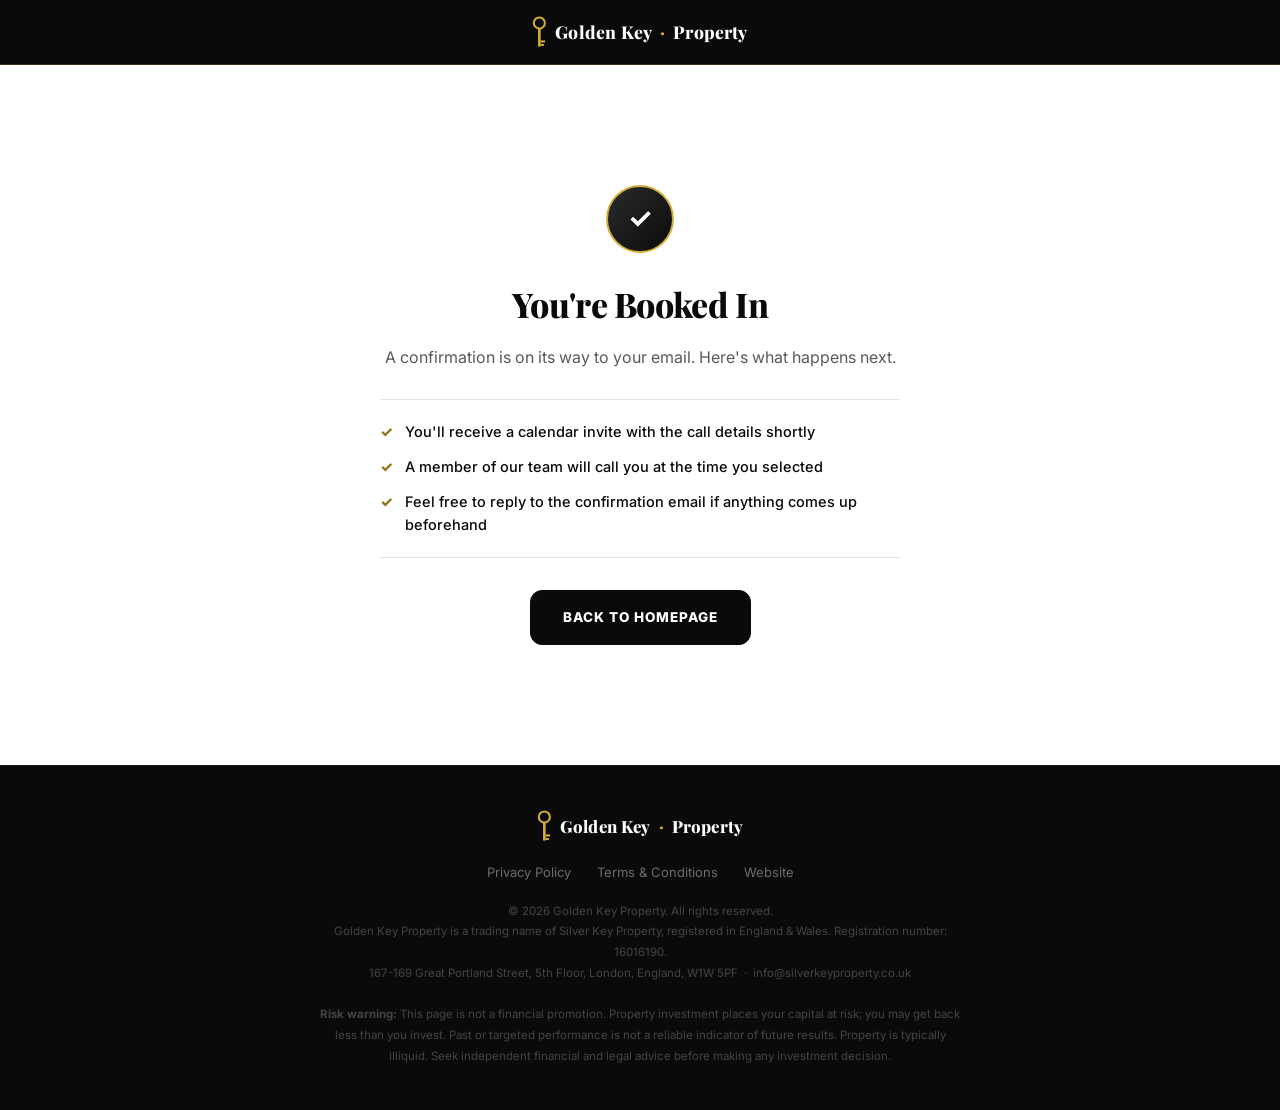
<file: hong-kong-booking-confirmation.html>
<!doctype html>
<html lang="en">
<head>
<meta charset="UTF-8" />
<meta name="viewport" content="width=device-width, initial-scale=1.0" />
<title>Booking Confirmed | Golden Key Property</title>
<link rel="icon" type="image/x-icon" href="favicon.ico" />
<link rel="icon" type="image/png" sizes="32x32" href="favicon-32x32.png" />
<link rel="icon" type="image/png" sizes="16x16" href="favicon-16x16.png" />
<link rel="apple-touch-icon" sizes="180x180" href="apple-touch-icon.png" />
<link rel="preconnect" href="https://fonts.googleapis.com" />
<link rel="preconnect" href="https://fonts.gstatic.com" crossorigin />
<link href="https://fonts.googleapis.com/css2?family=Playfair+Display:wght@600;700;800;900&family=Inter:wght@400;500;600;700;800&display=swap" rel="stylesheet" />
<style>
  :root {
    --black: #0a0a0a;
    --white: #ffffff;
    --graphite: #45474b;
    --gold: #D4AF37;
    --gold-deep: #96751F;
    --gold-pale: #F8F0DA;
    --brand-gradient: linear-gradient(135deg, #F5E6BC 0%, #D4AF37 50%, #B8922E 100%);
    --light-grey: #f7f7f5;
    --mid-grey: #57595c;
    --line: #e3e3e0;
    --face: 'Inter', -apple-system, BlinkMacSystemFont, "Helvetica Neue", "Segoe UI", Arial, sans-serif;
    --face-display: 'Playfair Display', Georgia, 'Times New Roman', serif;
  }
  * { margin: 0; padding: 0; box-sizing: border-box; }
  html { scroll-behavior: smooth; }
  body { font-family: var(--face); color: var(--black); background: var(--white); line-height: 1.6; -webkit-font-smoothing: antialiased; }
  h1, h2, h3, h4 { font-family: var(--face); font-weight: 800; letter-spacing: -0.02em; }
  .wrap { max-width: 1000px; margin: 0 auto; padding: 0 24px; }

  /* HEADER */
  .header {
    background: var(--black);
    padding: 16px 24px;
    display: flex; align-items: center; justify-content: center;
    position: sticky; top: 0; z-index: 100;
    border-bottom: 1px solid rgba(212,175,55,0.25);
  }
  .header .wordmark { display: inline-flex; align-items: center; gap: 8px; font-family: var(--face-display); font-weight: 800; font-size: 1.1rem; letter-spacing: 0.01em; color: #fff; text-decoration: none; }
  .header .wordmark span { color: var(--gold); }
  .header .wordmark-icon { color: var(--gold); flex-shrink: 0; }

  /* CONFIRMATION */
  .confirm-wrap {
    min-height: calc(100vh - 200px);
    display: flex; align-items: center; justify-content: center;
    padding: 64px 24px;
  }
  .confirm-card { max-width: 520px; text-align: center; }
  .confirm-mark {
    width: 68px; height: 68px; border-radius: 50%;
    background: linear-gradient(135deg, #2a2b2d, var(--black));
    border: 2px solid var(--gold);
    display: flex; align-items: center; justify-content: center;
    margin: 0 auto 24px; font-size: 28px; color: #fff; font-weight: 700;
  }
  .confirm-card h1 { font-family: var(--face-display); font-size: clamp(26px, 3.6vw, 34px); margin-bottom: 14px; }
  .confirm-card p.lede { color: var(--mid-grey); font-size: 16px; margin: 0 0 28px; }
  .confirm-checklist {
    list-style: none; margin: 0 0 32px; padding: 20px 0;
    text-align: left; display: flex; flex-direction: column; gap: 12px;
    border-top: 1px solid var(--line); border-bottom: 1px solid var(--line);
  }
  .confirm-checklist li { display: flex; gap: 12px; font-size: 14.5px; font-weight: 500; }
  .confirm-checklist li::before { content: "✓"; color: var(--gold-deep); font-weight: 800; flex-shrink: 0; }
  .btn-primary {
    display: inline-block; background: var(--black); color: #fff;
    border: 1px solid var(--black); padding: 16px 32px; border-radius: 12px;
    font-family: var(--face); font-size: 13.5px; font-weight: 800; letter-spacing: 1px;
    text-transform: uppercase; text-decoration: none; cursor: pointer; transition: all 0.2s ease;
  }
  .btn-primary:hover { background: var(--brand-gradient); color: var(--black); border-color: transparent; transform: translateY(-2px); }

  /* FOOTER */
  .footer { background: var(--black); padding: 44px 24px; text-align: center; border-top: 1px solid rgba(255,255,255,0.06); }
  .footer .wordmark { display: inline-flex; align-items: center; gap: 8px; font-family: var(--face-display); font-weight: 800; font-size: 1.05rem; letter-spacing: 0.01em; color: #fff; margin-bottom: 20px; }
  .footer .wordmark span { color: var(--gold); }
  .footer .wordmark-icon { color: var(--gold); }
  .footer-links { display: flex; align-items: center; justify-content: center; gap: 26px; flex-wrap: wrap; margin-bottom: 18px; }
  .footer-links a { font-size: 13px; color: rgba(255,255,255,0.4); text-decoration: none; transition: color 0.2s; }
  .footer-links a:hover { color: var(--gold); }
  .footer-copy { font-size: 11.5px; color: rgba(255,255,255,0.24); line-height: 1.8; max-width: 640px; margin: 0 auto; }
</style>
</head>
<body>

<!-- HEADER -->
<header class="header">
  <a href="hong-kong.html" class="wordmark"><svg class="wordmark-icon" width="15" height="32" viewBox="75 42 51 110" fill="none" xmlns="http://www.w3.org/2000/svg" aria-hidden="true"><circle cx="100" cy="66" r="19" stroke="currentColor" stroke-width="7"/><rect x="95.5" y="85" width="9" height="62" fill="currentColor"/><rect x="104.5" y="126" width="15" height="7" fill="currentColor"/><rect x="104.5" y="138" width="11" height="7" fill="currentColor"/></svg>Golden Key<span> · </span>Property</a>
</header>

<main>
  <div class="confirm-wrap">
    <div class="confirm-card">
      <div class="confirm-mark">✓</div>
      <h1>You're Booked In</h1>
      <p class="lede">A confirmation is on its way to your email. Here's what happens next.</p>
      <ul class="confirm-checklist">
        <li>You'll receive a calendar invite with the call details shortly</li>
        <li>A member of our team will call you at the time you selected</li>
        <li>Feel free to reply to the confirmation email if anything comes up beforehand</li>
      </ul>
      <a href="hong-kong.html" class="btn-primary">Back to Homepage</a>
    </div>
  </div>
</main>

<!-- FOOTER -->
<footer class="footer">
  <div class="wordmark"><svg class="wordmark-icon" width="15" height="32" viewBox="75 42 51 110" fill="none" xmlns="http://www.w3.org/2000/svg" aria-hidden="true"><circle cx="100" cy="66" r="19" stroke="currentColor" stroke-width="7"/><rect x="95.5" y="85" width="9" height="62" fill="currentColor"/><rect x="104.5" y="126" width="15" height="7" fill="currentColor"/><rect x="104.5" y="138" width="11" height="7" fill="currentColor"/></svg>Golden Key<span> · </span>Property</div>
  <div class="footer-links">
    <a href="#">Privacy Policy</a>
    <a href="#">Terms &amp; Conditions</a>
    <a href="https://silverkeyproperty.co.uk" target="_blank" rel="noopener">Website</a>
  </div>
  <p class="footer-copy">
    &copy; 2026 Golden Key Property. All rights reserved.<br />
    Golden Key Property is a trading name of Silver Key Property, registered in England &amp; Wales. Registration number: 16016190.<br />
    167-169 Great Portland Street, 5th Floor, London, England, W1W 5PF &nbsp;·&nbsp; info@silverkeyproperty.co.uk<br /><br />
    <strong>Risk warning:</strong> This page is not a financial promotion. Property investment places your capital at risk; you may get back less than you invest. Past or targeted performance is not a reliable indicator of future results. Property is typically illiquid. Seek independent financial and legal advice before making any investment decision.
  </p>
</footer>

</body>
</html>
</file>
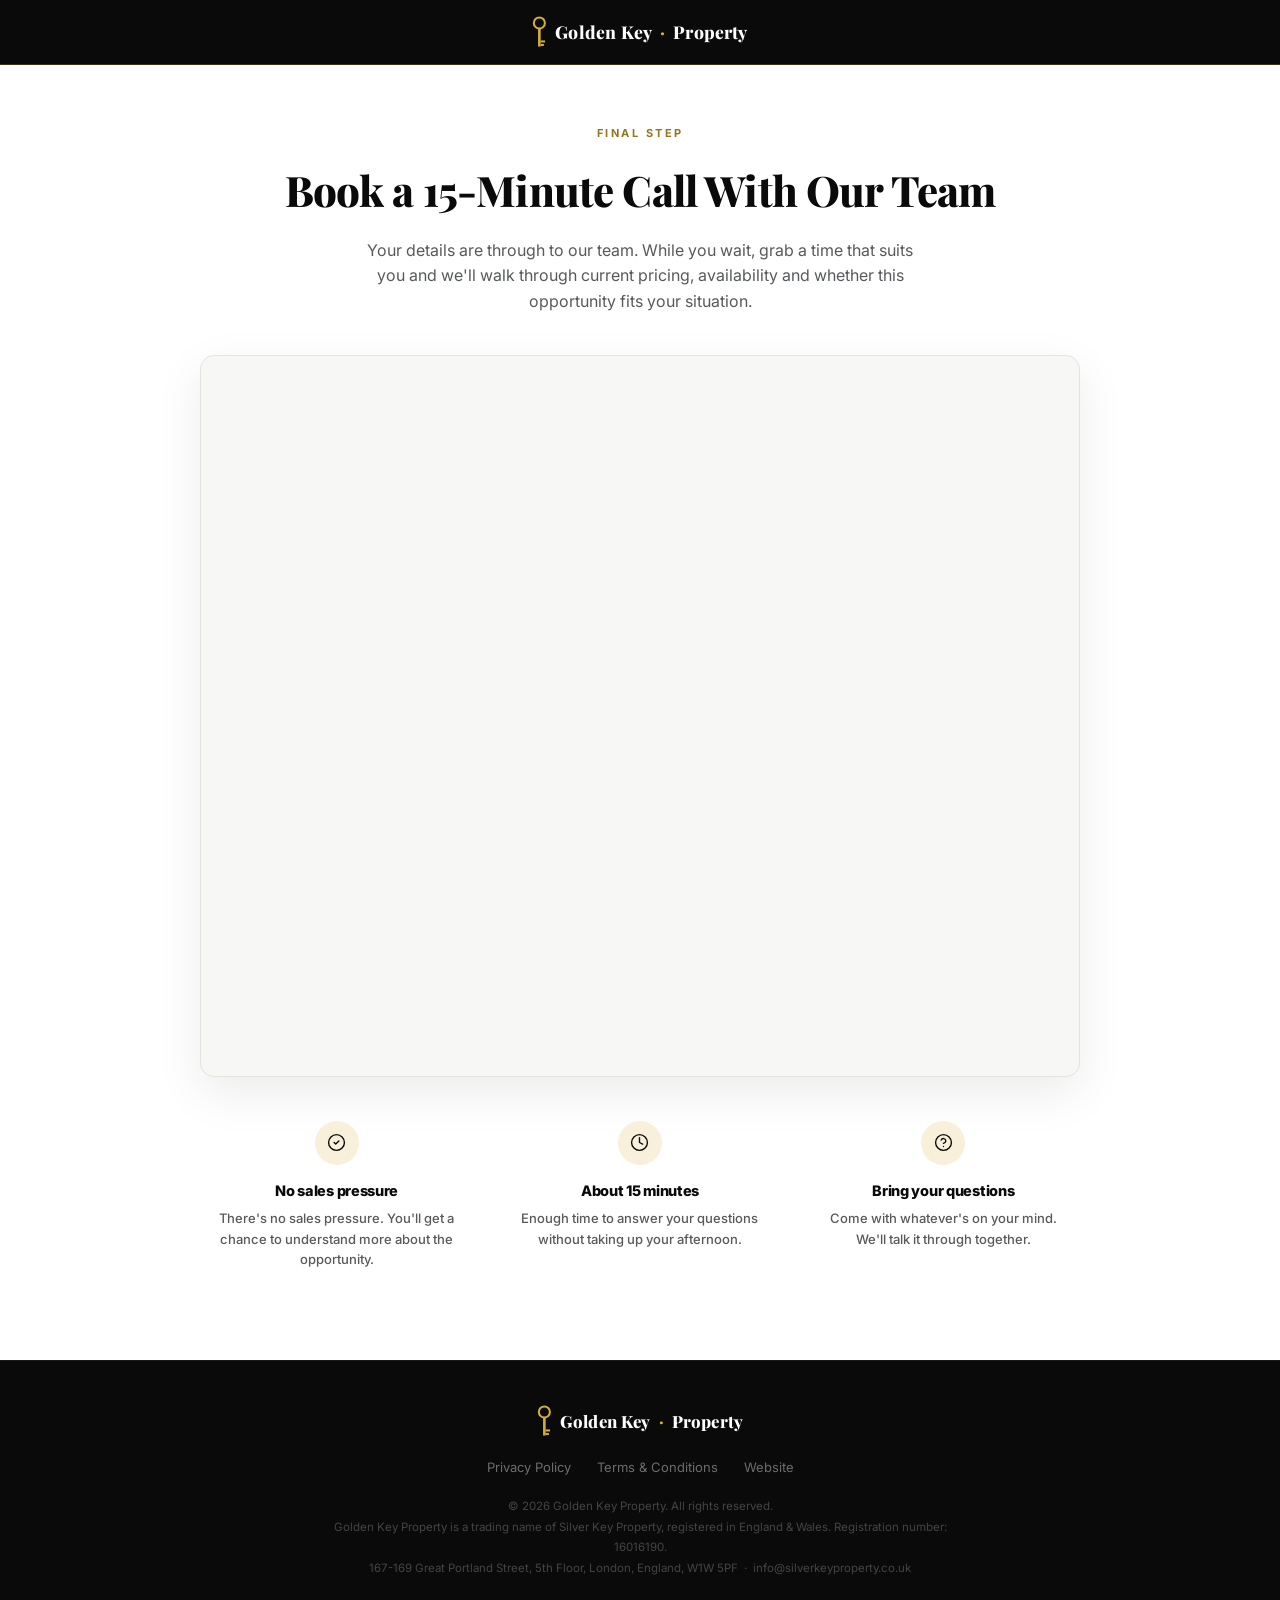
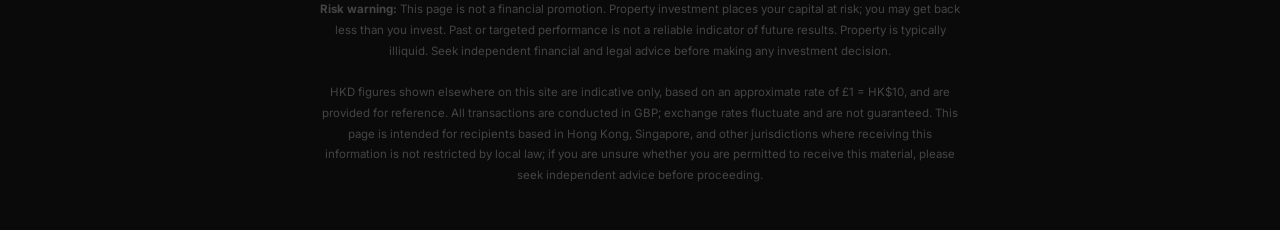
<file: hong-kong-booking.html>
<!doctype html>
<html lang="en">
<head>
<meta charset="UTF-8" />
<meta name="viewport" content="width=device-width, initial-scale=1.0" />
<title>Book a Call | Golden Key Property</title>
<link rel="icon" type="image/x-icon" href="favicon.ico" />
<link rel="icon" type="image/png" sizes="32x32" href="favicon-32x32.png" />
<link rel="icon" type="image/png" sizes="16x16" href="favicon-16x16.png" />
<link rel="apple-touch-icon" sizes="180x180" href="apple-touch-icon.png" />
<link rel="preconnect" href="https://fonts.googleapis.com" />
<link rel="preconnect" href="https://fonts.gstatic.com" crossorigin />
<link href="https://fonts.googleapis.com/css2?family=Playfair+Display:wght@600;700;800;900&family=Inter:wght@400;500;600;700;800&display=swap" rel="stylesheet" />
<style>
  :root {
    --black: #0a0a0a;
    --white: #ffffff;
    --graphite: #45474b;
    --gold: #D4AF37;
    --gold-deep: #96751F;
    --gold-pale: #F8F0DA;
    --brand-gradient: linear-gradient(135deg, #F5E6BC 0%, #D4AF37 50%, #B8922E 100%);
    --light-grey: #f7f7f5;
    --mid-grey: #57595c;
    --line: #e3e3e0;
    --face: 'Inter', -apple-system, BlinkMacSystemFont, "Helvetica Neue", "Segoe UI", Arial, sans-serif;
    --face-display: 'Playfair Display', Georgia, 'Times New Roman', serif;
  }
  * { margin: 0; padding: 0; box-sizing: border-box; }
  html { scroll-behavior: smooth; }
  body { font-family: var(--face); color: var(--black); background: var(--white); line-height: 1.6; -webkit-font-smoothing: antialiased; }
  h1, h2, h3, h4 { font-family: var(--face); font-weight: 800; letter-spacing: -0.02em; }
  .wrap { max-width: 1000px; margin: 0 auto; padding: 0 24px; }

  /* HEADER */
  .header {
    background: var(--black);
    padding: 16px 24px;
    display: flex; align-items: center; justify-content: center;
    position: sticky; top: 0; z-index: 100;
    border-bottom: 1px solid rgba(212,175,55,0.25);
  }
  .header .wordmark { display: inline-flex; align-items: center; gap: 8px; font-family: var(--face-display); font-weight: 800; font-size: 1.1rem; letter-spacing: 0.01em; color: #fff; text-decoration: none; }
  .header .wordmark span { color: var(--gold); }
  .header .wordmark-icon { color: var(--gold); flex-shrink: 0; }

  /* BOOKING HERO */
  .booking-hero { padding: 60px 24px 0; text-align: center; }
  .booking-hero .eyebrow { display: block; font-size: 11px; font-weight: 700; letter-spacing: 2.5px; text-transform: uppercase; color: var(--gold-deep); margin-bottom: 14px; }
  .booking-hero h1 { font-family: var(--face-display); font-size: clamp(28px, 4.5vw, 42px); font-weight: 800; margin-bottom: 14px; }
  .booking-hero p { color: var(--mid-grey); max-width: 56ch; margin: 0 auto; font-size: 16px; }

  .booking-panel {
    margin: 40px auto 0;
    max-width: 880px;
    border: 1px solid var(--line);
    border-radius: 14px;
    overflow: hidden;
    background: var(--light-grey);
    box-shadow: 0 16px 48px rgba(0,0,0,0.08);
  }
  .booking-embed { width: 100%; min-height: 720px; border: none; display: block; }

  .booking-notes {
    max-width: 880px;
    margin: 44px auto 90px;
    display: grid;
    grid-template-columns: repeat(3, 1fr);
    gap: 30px;
  }
  .booking-note { text-align: center; display: flex; flex-direction: column; align-items: center; }
  .booking-note-icon {
    width: 44px; height: 44px;
    display: flex; align-items: center; justify-content: center;
    border-radius: 50%;
    background: var(--gold-pale);
    color: var(--black);
    margin-bottom: 14px;
  }
  .booking-note-icon svg { width: 19px; height: 19px; }
  .booking-note h4 { font-size: 14.5px; margin-bottom: 6px; }
  .booking-note p { font-size: 13px; color: var(--mid-grey); margin: 0; max-width: 30ch; font-weight: 500; }

  /* FOOTER */
  .footer { background: var(--black); padding: 44px 24px; text-align: center; border-top: 1px solid rgba(255,255,255,0.06); }
  .footer .wordmark { display: inline-flex; align-items: center; gap: 8px; font-family: var(--face-display); font-weight: 800; font-size: 1.05rem; letter-spacing: 0.01em; color: #fff; margin-bottom: 20px; }
  .footer .wordmark span { color: var(--gold); }
  .footer .wordmark-icon { color: var(--gold); }
  .footer-links { display: flex; align-items: center; justify-content: center; gap: 26px; flex-wrap: wrap; margin-bottom: 18px; }
  .footer-links a { font-size: 13px; color: rgba(255,255,255,0.4); text-decoration: none; transition: color 0.2s; }
  .footer-links a:hover { color: var(--gold); }
  .footer-copy { font-size: 11.5px; color: rgba(255,255,255,0.24); line-height: 1.8; max-width: 640px; margin: 0 auto; }

  @media (max-width: 700px) {
    .booking-notes { grid-template-columns: 1fr; }
    .booking-hero { padding: 44px 16px 0; }
  }
</style>
</head>
<body>

<!-- HEADER -->
<header class="header">
  <a href="hong-kong.html" class="wordmark"><svg class="wordmark-icon" width="15" height="32" viewBox="75 42 51 110" fill="none" xmlns="http://www.w3.org/2000/svg" aria-hidden="true"><circle cx="100" cy="66" r="19" stroke="currentColor" stroke-width="7"/><rect x="95.5" y="85" width="9" height="62" fill="currentColor"/><rect x="104.5" y="126" width="15" height="7" fill="currentColor"/><rect x="104.5" y="138" width="11" height="7" fill="currentColor"/></svg>Golden Key<span> · </span>Property</a>
</header>

<main>
  <section class="booking-hero">
    <span class="eyebrow">Final Step</span>
    <h1>Book a 15-Minute Call With Our Team</h1>
    <p>Your details are through to our team. While you wait, grab a time that suits you and we'll walk through current pricing, availability and whether this opportunity fits your situation.</p>
  </section>

  <div class="wrap">
    <div class="booking-panel">
      <iframe
        src="https://api.leadconnectorhq.com/widget/booking/R4F3F8x0fJf35BophTat"
        id="R4F3F8x0fJf35BophTat_1787564585500"
        class="booking-embed"
        allow="payment"
        scrolling="no"
        title="Book a call with Golden Key Property"
      ></iframe>
    </div>

    <div class="booking-notes">
      <div class="booking-note">
        <div class="booking-note-icon"><svg viewBox="0 0 24 24" fill="none" stroke="currentColor" stroke-width="1.75" stroke-linecap="round" stroke-linejoin="round"><circle cx="12" cy="12" r="10"/><path d="m9 12 2 2 4-4"/></svg></div>
        <h4>No sales pressure</h4>
        <p>There's no sales pressure. You'll get a chance to understand more about the opportunity.</p>
      </div>
      <div class="booking-note">
        <div class="booking-note-icon"><svg viewBox="0 0 24 24" fill="none" stroke="currentColor" stroke-width="1.75" stroke-linecap="round" stroke-linejoin="round"><circle cx="12" cy="12" r="10"/><polyline points="12 6 12 12 16 14"/></svg></div>
        <h4>About 15 minutes</h4>
        <p>Enough time to answer your questions without taking up your afternoon.</p>
      </div>
      <div class="booking-note">
        <div class="booking-note-icon"><svg viewBox="0 0 24 24" fill="none" stroke="currentColor" stroke-width="1.75" stroke-linecap="round" stroke-linejoin="round"><circle cx="12" cy="12" r="10"/><path d="M9.09 9a3 3 0 0 1 5.83 1c0 2-3 3-3 3"/><path d="M12 17h.01"/></svg></div>
        <h4>Bring your questions</h4>
        <p>Come with whatever's on your mind. We'll talk it through together.</p>
      </div>
    </div>
  </div>
</main>

<!-- FOOTER -->
<footer class="footer">
  <div class="wordmark"><svg class="wordmark-icon" width="15" height="32" viewBox="75 42 51 110" fill="none" xmlns="http://www.w3.org/2000/svg" aria-hidden="true"><circle cx="100" cy="66" r="19" stroke="currentColor" stroke-width="7"/><rect x="95.5" y="85" width="9" height="62" fill="currentColor"/><rect x="104.5" y="126" width="15" height="7" fill="currentColor"/><rect x="104.5" y="138" width="11" height="7" fill="currentColor"/></svg>Golden Key<span> · </span>Property</div>
  <div class="footer-links">
    <a href="#">Privacy Policy</a>
    <a href="#">Terms &amp; Conditions</a>
    <a href="https://silverkeyproperty.co.uk" target="_blank" rel="noopener">Website</a>
  </div>
  <p class="footer-copy">
    &copy; 2026 Golden Key Property. All rights reserved.<br />
    Golden Key Property is a trading name of Silver Key Property, registered in England &amp; Wales. Registration number: 16016190.<br />
    167-169 Great Portland Street, 5th Floor, London, England, W1W 5PF &nbsp;·&nbsp; info@silverkeyproperty.co.uk<br /><br />
    <strong>Risk warning:</strong> This page is not a financial promotion. Property investment places your capital at risk; you may get back less than you invest. Past or targeted performance is not a reliable indicator of future results. Property is typically illiquid. Seek independent financial and legal advice before making any investment decision.<br /><br />
    HKD figures shown elsewhere on this site are indicative only, based on an approximate rate of £1 = HK$10, and are provided for reference. All transactions are conducted in GBP; exchange rates fluctuate and are not guaranteed. This page is intended for recipients based in Hong Kong, Singapore, and other jurisdictions where receiving this information is not restricted by local law; if you are unsure whether you are permitted to receive this material, please seek independent advice before proceeding.
  </p>
</footer>

<script src="https://link.msgsndr.com/js/form_embed.js" type="text/javascript"></script>

</body>
</html>
</file>
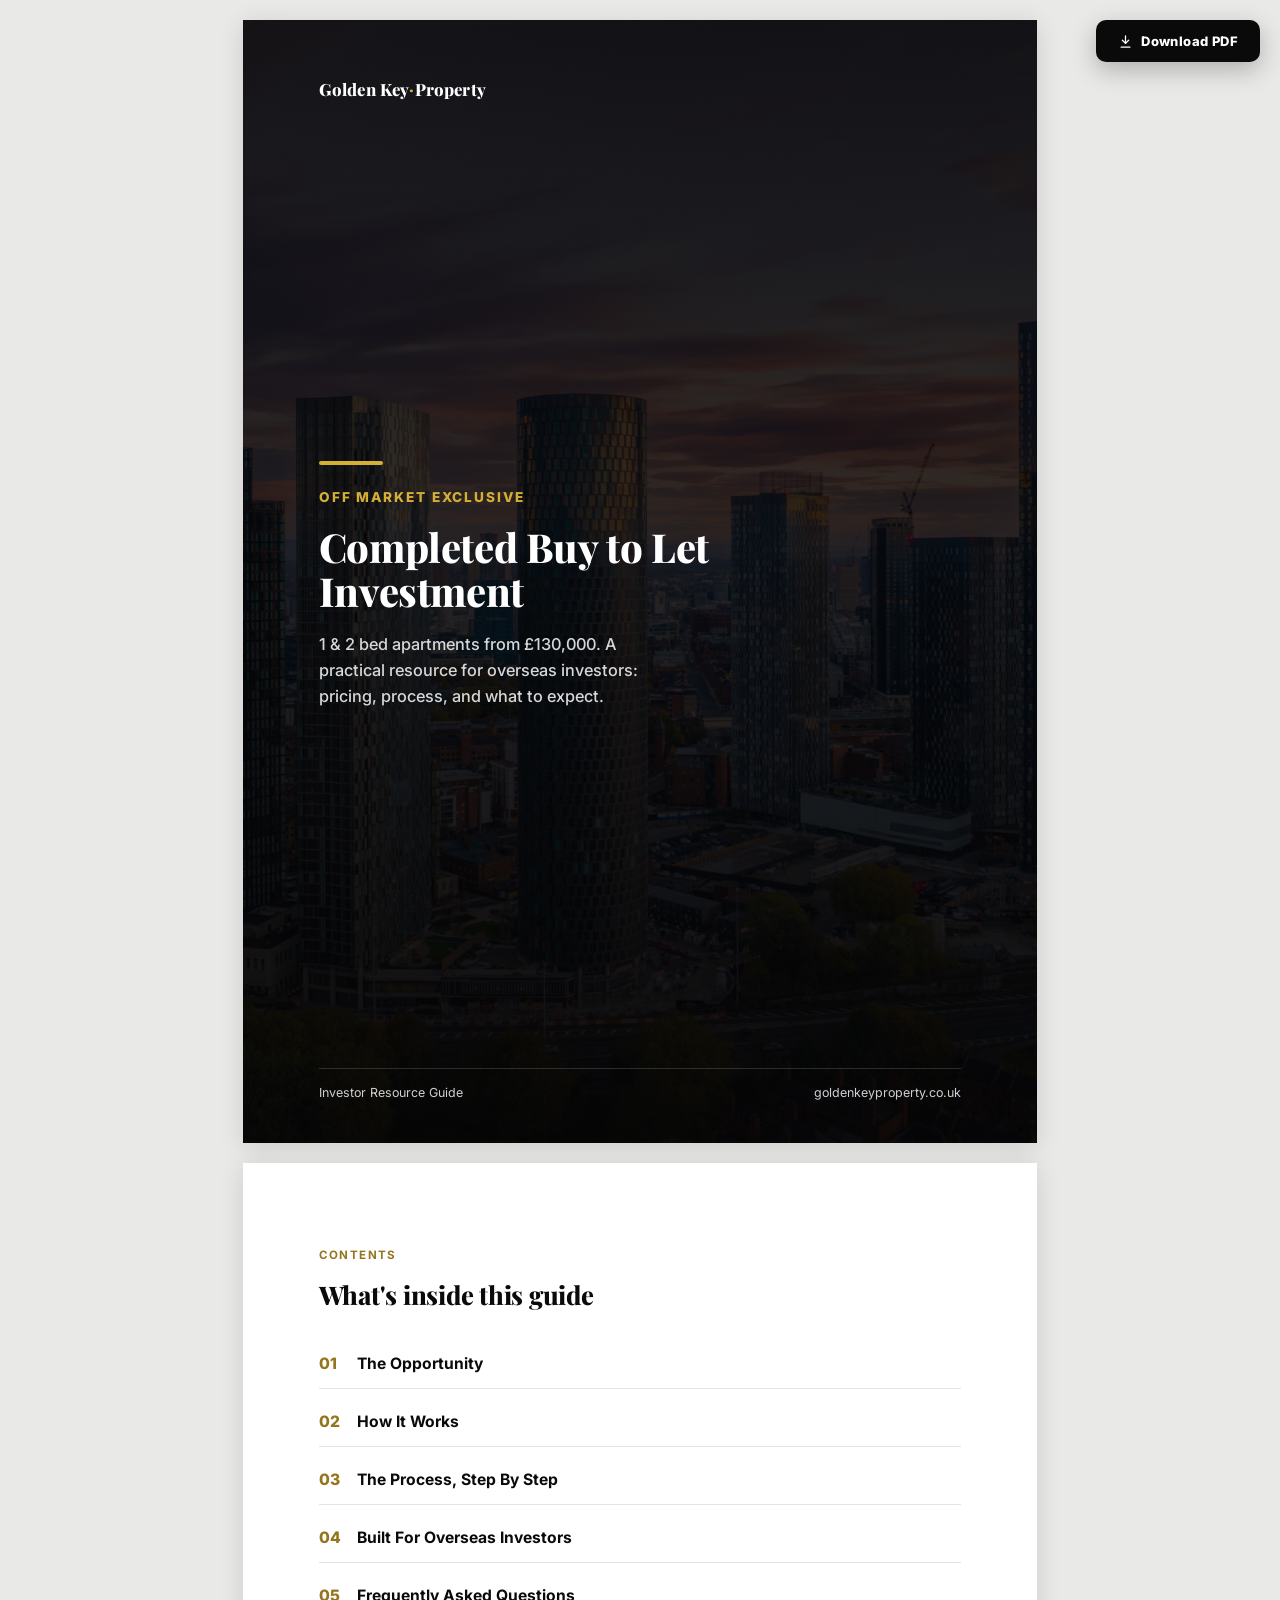
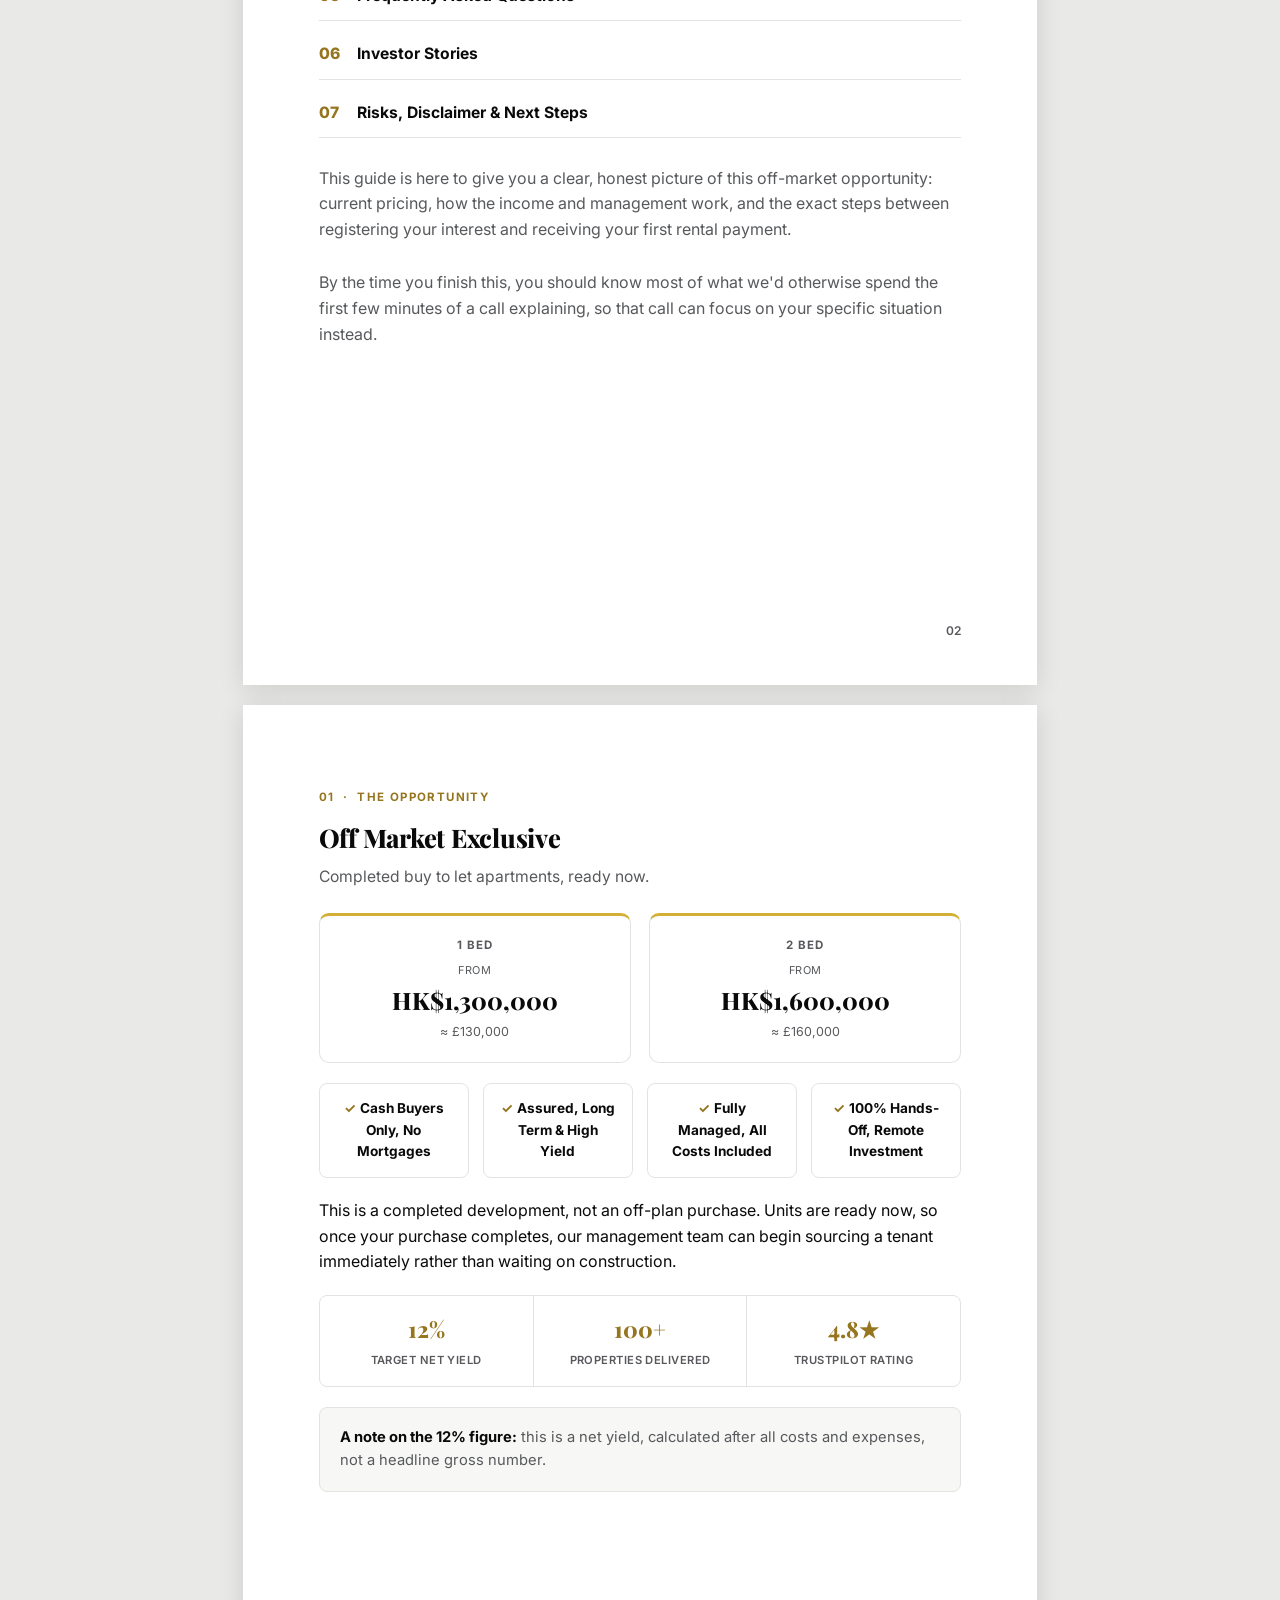
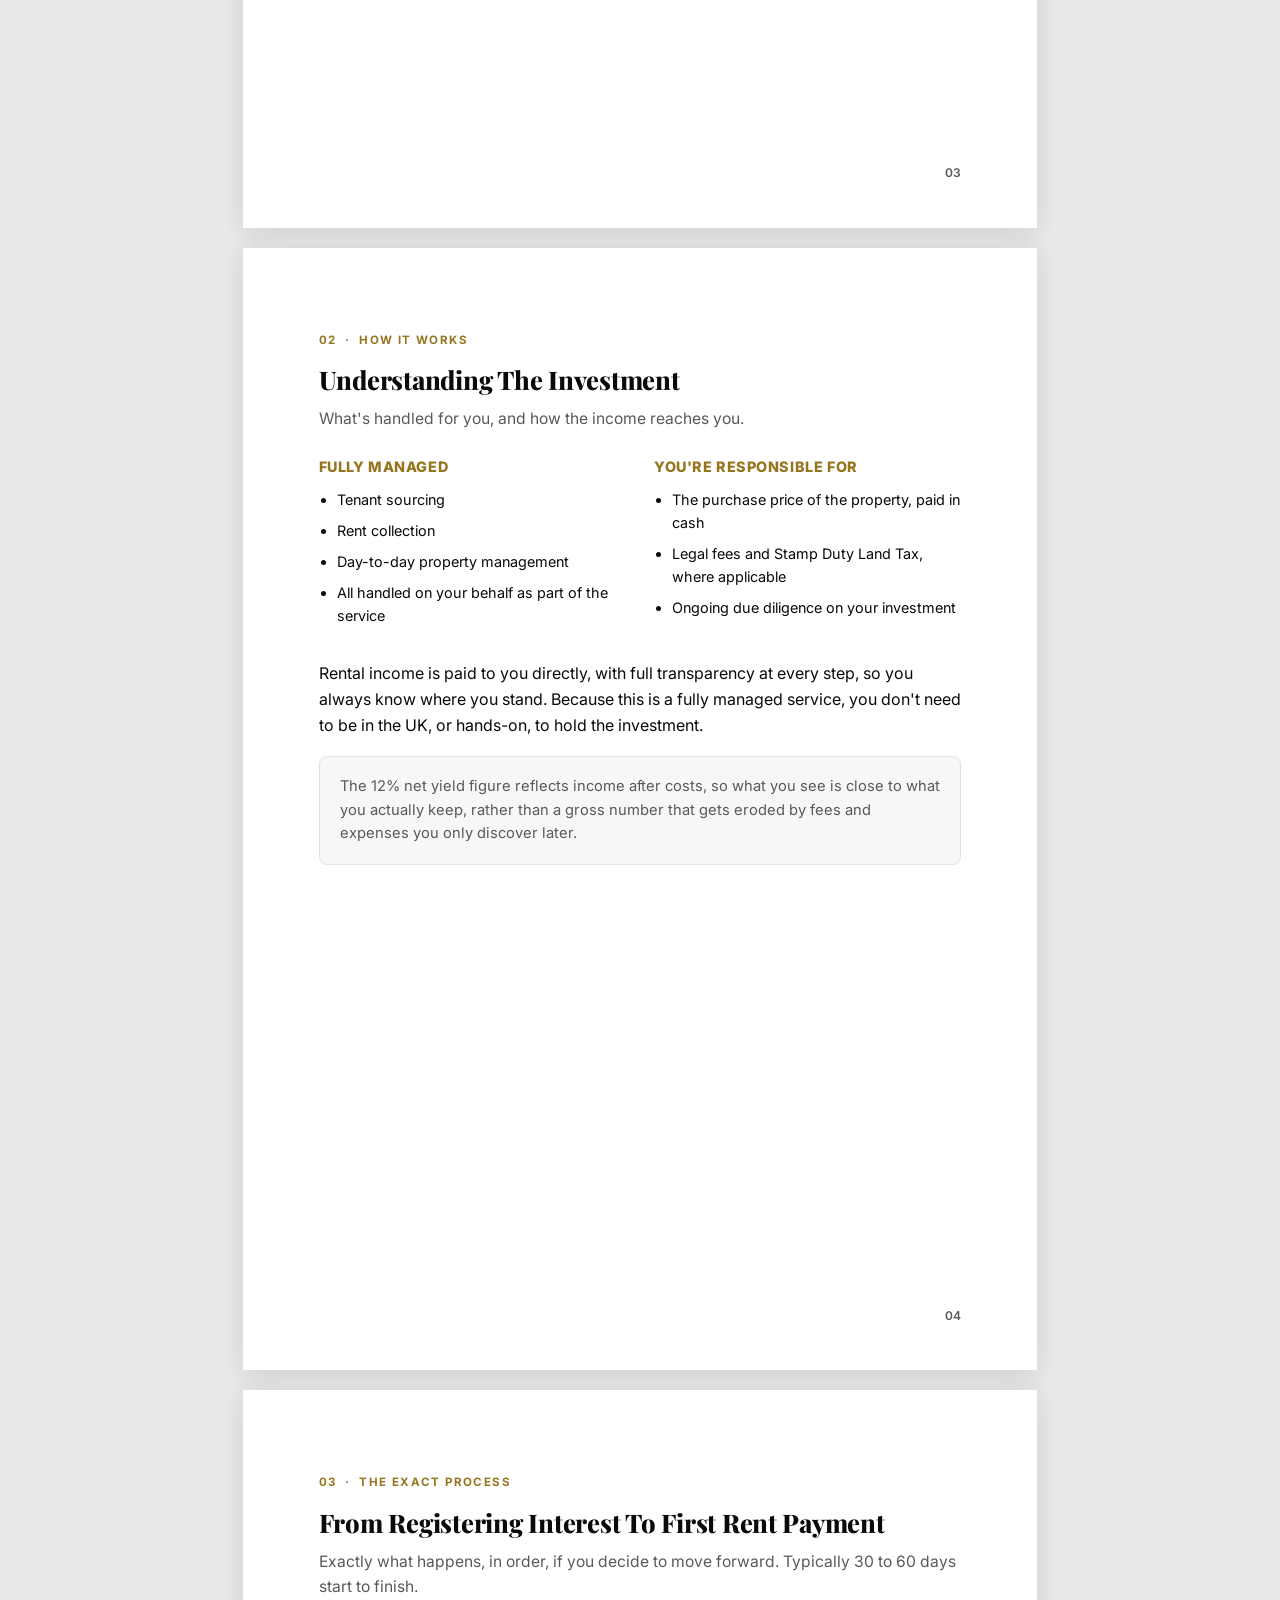
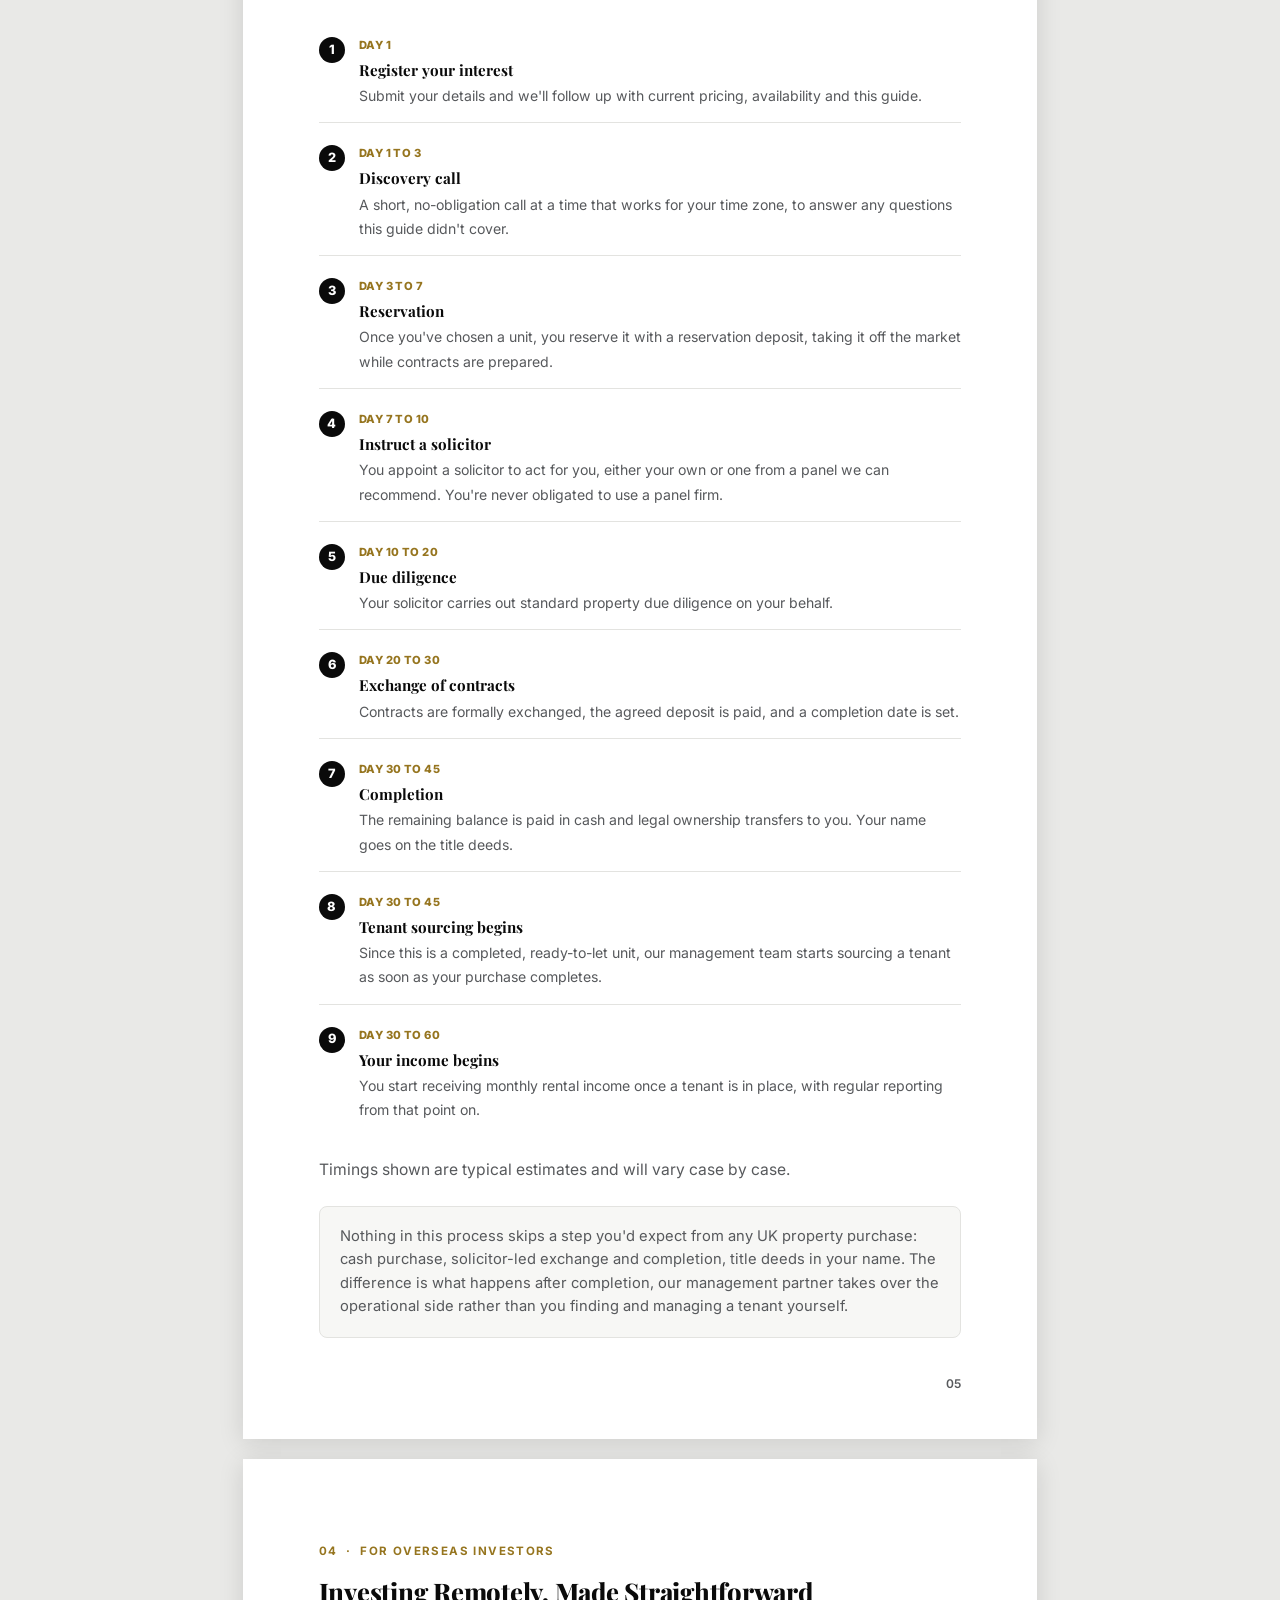
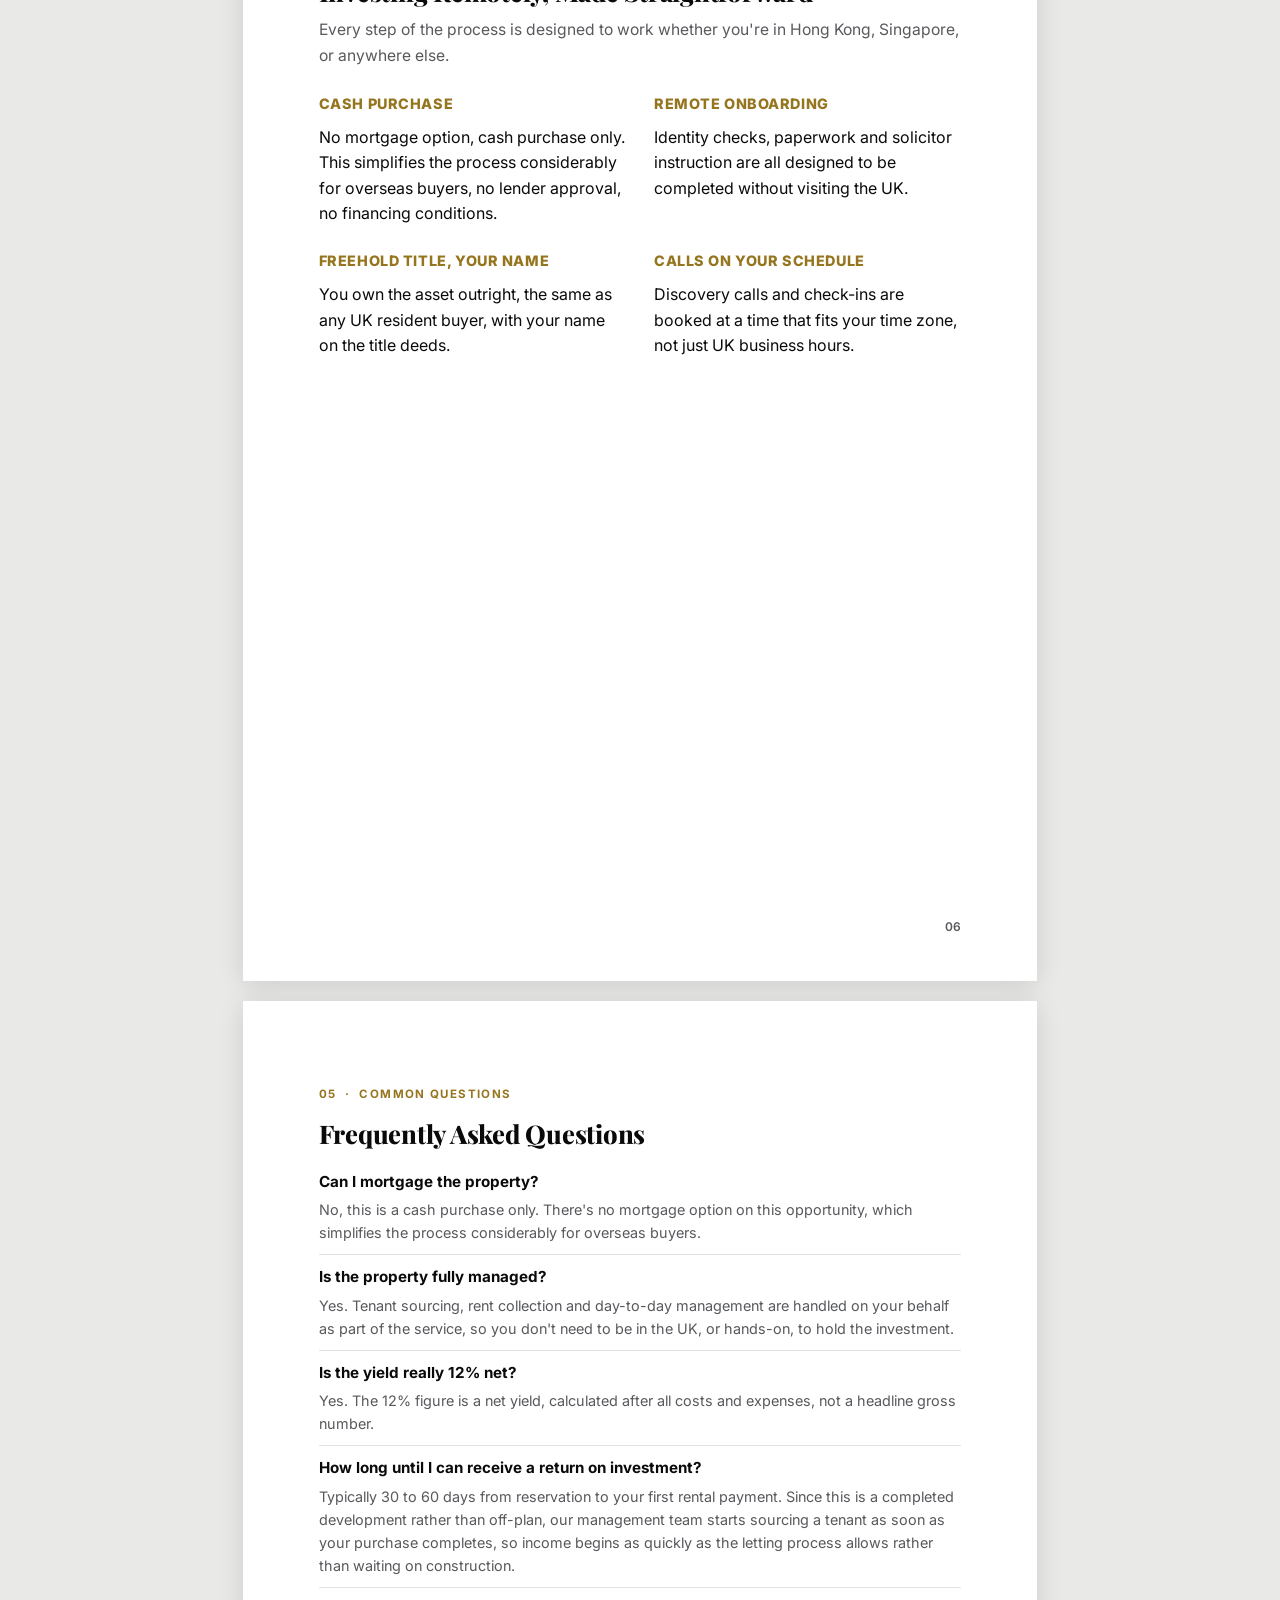
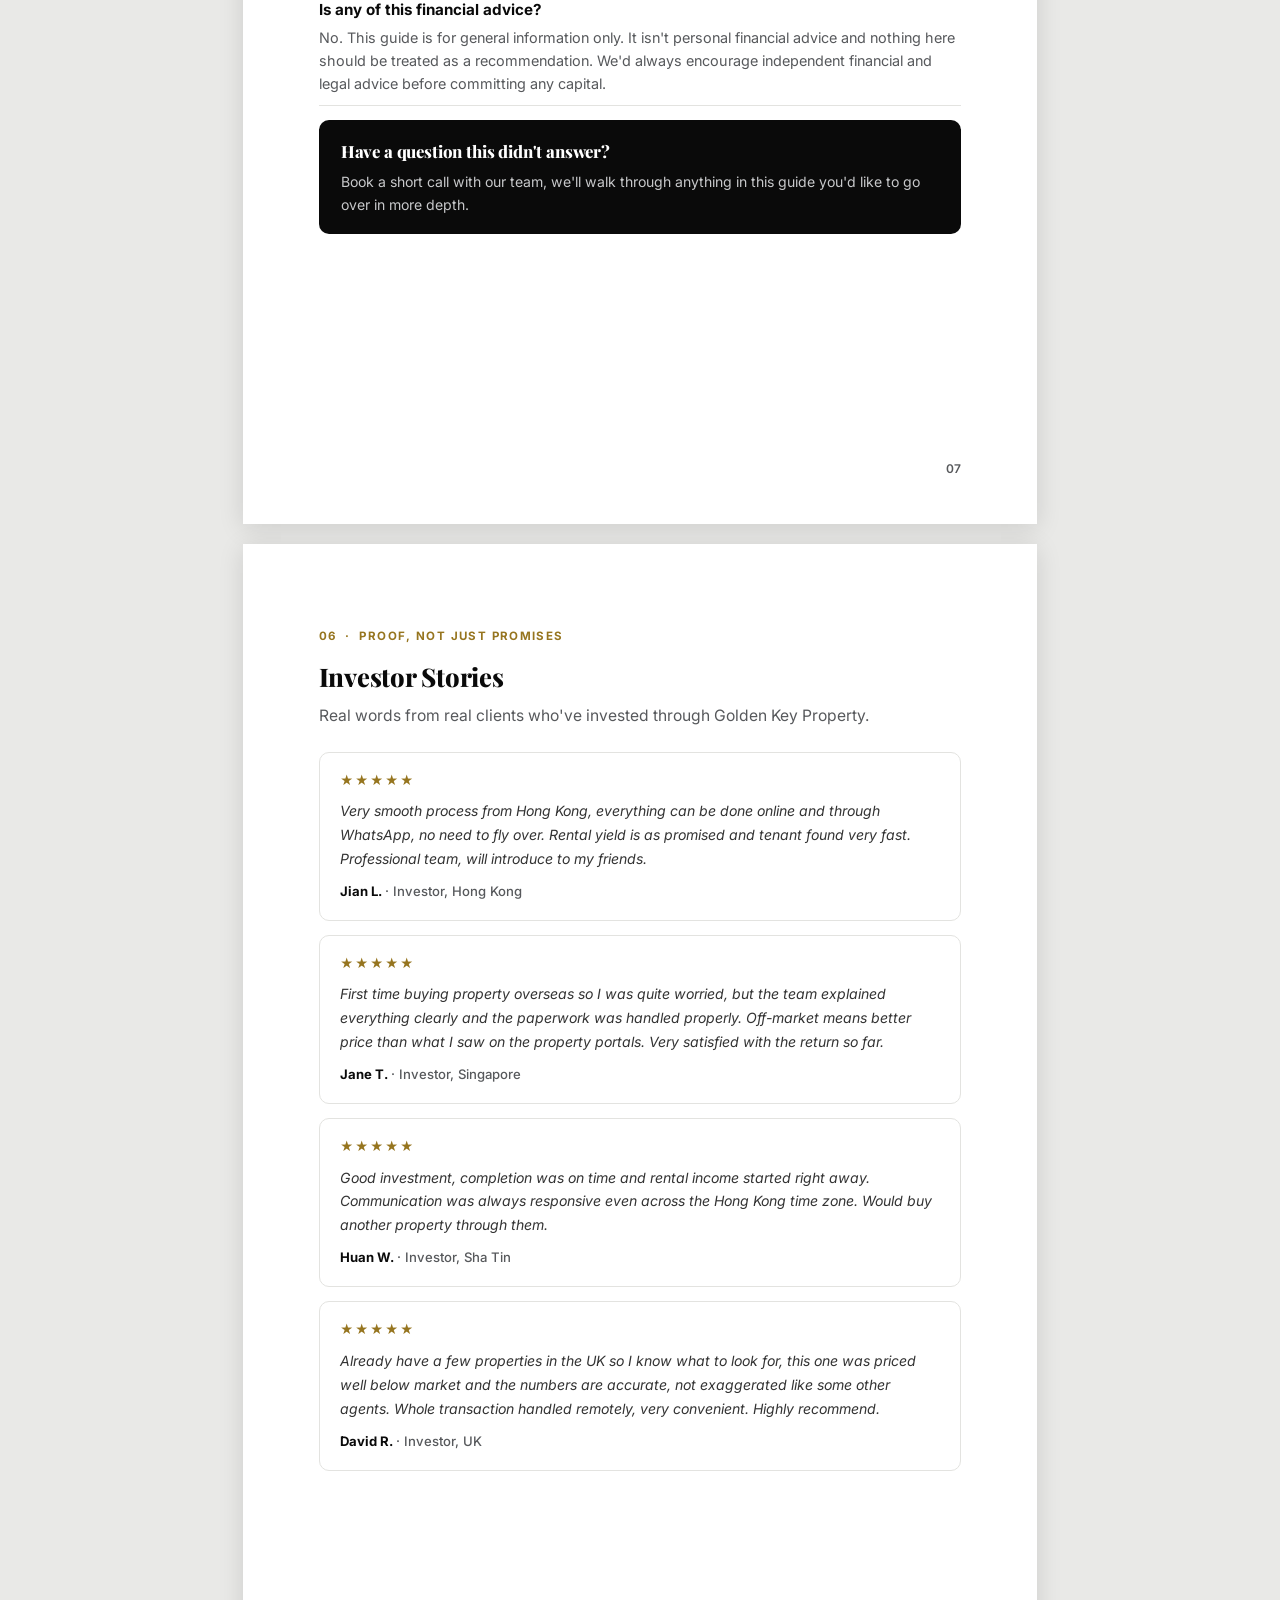
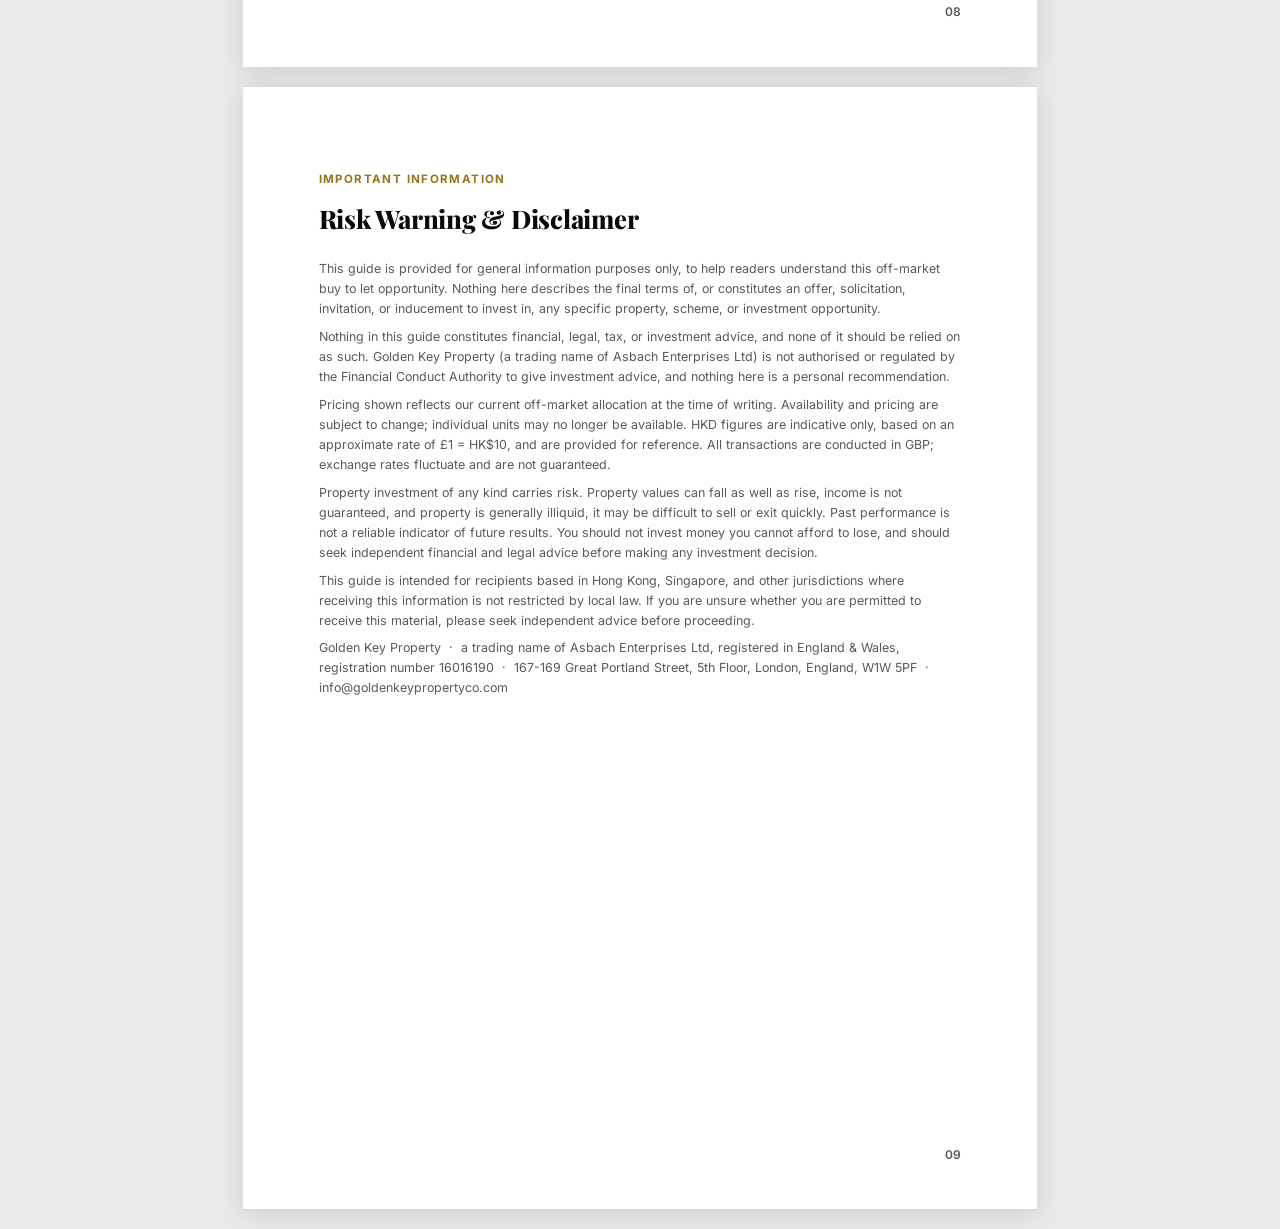
<file: hong-kong-resource.html>
<!doctype html>
<html lang="en">
<head>
<meta charset="UTF-8" />
<meta name="viewport" content="width=device-width, initial-scale=1.0" />
<title>Investor Resource Guide | Golden Key Property</title>
<link rel="icon" type="image/x-icon" href="favicon.ico" />
<link rel="icon" type="image/png" sizes="32x32" href="favicon-32x32.png" />
<link rel="icon" type="image/png" sizes="16x16" href="favicon-16x16.png" />
<link rel="apple-touch-icon" sizes="180x180" href="apple-touch-icon.png" />
<link rel="preconnect" href="https://fonts.googleapis.com" />
<link rel="preconnect" href="https://fonts.gstatic.com" crossorigin />
<link href="https://fonts.googleapis.com/css2?family=Playfair+Display:wght@600;700;800;900&family=Inter:wght@400;500;600;700;800&display=swap" rel="stylesheet" />
<style>
  :root {
    --ink: #0a0a0a;
    --ink-soft: #57595c;
    --line: #e3e3e0;
    --card: #f7f7f5;
    --gold: #D4AF37;
    --gold-deep: #96751F;
    --gold-pale: #F8F0DA;
    --face: 'Inter', -apple-system, BlinkMacSystemFont, "Helvetica Neue", "Segoe UI", Arial, sans-serif;
    --face-display: 'Playfair Display', Georgia, 'Times New Roman', serif;
  }
  * { box-sizing: border-box; }
  html, body { margin: 0; padding: 0; background: #e9e9e7; }
  body { font-family: var(--face); color: var(--ink); line-height: 1.6; }
  h1, h2, h3 { font-family: var(--face-display); font-weight: 800; letter-spacing: -0.01em; margin: 0; color: var(--ink); }
  p { margin: 0 0 14px; }
  ul { margin: 0 0 14px; padding-left: 20px; }
  li { margin-bottom: 8px; }

  .page {
    width: 210mm;
    min-height: 297mm;
    margin: 20px auto;
    background: #ffffff;
    padding: 22mm 20mm;
    box-shadow: 0 4px 24px rgba(0,0,0,0.12);
    position: relative;
  }
  .page-num {
    position: absolute;
    bottom: 12mm;
    right: 20mm;
    font-size: 0.75rem;
    color: var(--ink-soft);
    font-weight: 600;
  }
  .wordmark { font-family: var(--face-display); font-weight: 800; font-size: 1.05rem; letter-spacing: 0.01em; }
  .wordmark span { color: var(--gold); }

  .eyebrow {
    font-size: 0.72rem;
    font-weight: 700;
    letter-spacing: 0.12em;
    text-transform: uppercase;
    color: var(--gold-deep);
    display: block;
    margin-bottom: 10px;
    font-family: var(--face);
  }

  /* Cover page */
  .page.cover-page { padding: 0; overflow: hidden; display: flex; flex-direction: column; }
  .cover-dark {
    flex: 1;
    background: #0a0a0a url('images/hero-skyline.jpg') center 38%/cover no-repeat;
    position: relative;
    color: #f5f5f3;
    padding: 56px 20mm 40px;
    display: flex; flex-direction: column; justify-content: space-between;
  }
  .cover-dark::before {
    content: ''; position: absolute; inset: 0;
    background: linear-gradient(180deg, rgba(5,5,6,0.90) 0%, rgba(5,5,6,0.82) 45%, rgba(5,5,6,0.95) 100%);
  }
  .cover-dark > * { position: relative; z-index: 1; }
  .cover-dark .wordmark { color: #fff; }
  .cover-bar { height: 4px; background: var(--gold); width: 64px; border-radius: 3px; margin-bottom: 22px; }
  .cover-dark .kicker { font-family: var(--face); font-size: 0.85rem; font-weight: 800; letter-spacing: 0.14em; text-transform: uppercase; color: var(--gold); display: block; margin-bottom: 16px; }
  .cover-dark h1 { font-size: 2.5rem; line-height: 1.1; color: #fff; margin-bottom: 18px; }
  .cover-dark p.standfirst { font-family: var(--face); font-size: 1.02rem; color: #d6d7d9; max-width: 36ch; font-weight: 500; margin: 0; }
  .cover-dark .cover-bottom { border-top: 1px solid rgba(255,255,255,0.15); padding-top: 14px; font-family: var(--face); font-size: 0.78rem; color: #cfd0d2; display: flex; justify-content: space-between; margin: 0; }

  h2.section-title { font-size: 1.6rem; margin-bottom: 6px; }
  .section-sub { font-family: var(--face); color: var(--ink-soft); font-size: 0.98rem; margin-bottom: 24px; }

  .callout {
    background: var(--card);
    border: 1px solid var(--line);
    border-radius: 8px;
    padding: 18px 20px;
    font-family: var(--face);
    font-size: 0.92rem;
    color: var(--ink-soft);
    margin: 18px 0;
  }
  .callout strong { color: var(--ink); }

  .steps { list-style: none; padding: 0; margin: 20px 0; counter-reset: step; }
  .steps li {
    counter-increment: step;
    display: flex; gap: 14px;
    padding: 14px 0;
    border-bottom: 1px solid var(--line);
    font-family: var(--face);
    font-size: 0.95rem;
  }
  .steps li:last-child { border-bottom: none; }
  .steps li::before {
    content: counter(step);
    flex-shrink: 0;
    width: 26px; height: 26px;
    border-radius: 50%;
    background: var(--ink);
    color: #fff;
    font-weight: 800; font-size: 0.8rem;
    display: flex; align-items: center; justify-content: center;
  }
  .steps li .step-body .step-day { display: block; font-family: var(--face); font-size: 0.7rem; font-weight: 800; letter-spacing: 0.04em; text-transform: uppercase; color: var(--gold-deep); margin-bottom: 3px; }
  .steps li .step-body b { display: block; margin-bottom: 2px; font-family: var(--face-display); font-weight: 700; }
  .steps li .step-body span { color: var(--ink-soft); font-size: 0.88rem; }

  /* Contents page */
  .contents-list { list-style: none; padding: 0; margin: 24px 0 0; }
  .contents-list li {
    display: flex; align-items: baseline; gap: 14px;
    padding: 12px 0; border-bottom: 1px solid var(--line);
    font-family: var(--face); font-weight: 700; font-size: 0.98rem;
  }
  .contents-list li .num { color: var(--gold-deep); font-weight: 800; width: 24px; flex-shrink: 0; }
  .intro-text { margin-top: 28px; font-family: var(--face); font-size: 1rem; color: var(--ink-soft); }

  /* Pricing tiles */
  .price-tiles { display: flex; gap: 18px; margin: 20px 0; }
  .price-tile { flex: 1; border: 1px solid var(--line); border-top: 3px solid var(--gold); border-radius: 10px; padding: 20px 18px; text-align: center; }
  .price-tile-label { display: block; font-family: var(--face); font-size: 0.72rem; font-weight: 700; letter-spacing: 0.08em; text-transform: uppercase; color: var(--ink-soft); margin-bottom: 8px; }
  .price-tile-from { display: block; font-family: var(--face); font-size: 0.68rem; color: var(--ink-soft); text-transform: uppercase; letter-spacing: 0.05em; }
  .price-tile-value { display: block; font-family: var(--face-display); font-size: 1.5rem; font-weight: 800; color: var(--ink); margin: 2px 0; }
  .price-tile-gbp { display: block; font-family: var(--face); font-size: 0.78rem; color: var(--ink-soft); }

  .fact-strip { display: flex; gap: 14px; margin: 20px 0; }
  .fact-item { flex: 1; border: 1px solid var(--line); border-radius: 8px; padding: 14px 16px; font-family: var(--face); font-size: 0.85rem; font-weight: 700; text-align: center; color: var(--ink); }
  .fact-item span { color: var(--gold-deep); margin-right: 4px; }

  .stat-strip { display: flex; gap: 1px; background: var(--line); border: 1px solid var(--line); border-radius: 8px; overflow: hidden; margin: 20px 0; }
  .stat-strip .stat { flex: 1; background: #fff; padding: 16px 14px; text-align: center; }
  .stat-strip .stat .num { display: block; font-family: var(--face-display); font-size: 1.4rem; font-weight: 800; color: var(--gold-deep); }
  .stat-strip .stat .label { display: block; font-family: var(--face); font-size: 0.7rem; color: var(--ink-soft); font-weight: 600; margin-top: 4px; text-transform: uppercase; letter-spacing: 0.04em; }

  .two-col { display: flex; gap: 28px; margin-top: 20px; font-family: var(--face); }
  .two-col .col { flex: 1; }
  .two-col h3 { font-family: var(--face); font-size: 0.9rem; margin-bottom: 10px; color: var(--gold-deep); text-transform: uppercase; letter-spacing: 0.04em; }
  .two-col ul { padding-left: 18px; }
  .two-col li { font-size: 0.9rem; margin-bottom: 8px; }

  .faq-item { padding: 10px 0; border-bottom: 1px solid var(--line); font-family: var(--face); }
  .faq-item:last-child { border-bottom: none; }
  .faq-item .q { font-weight: 700; font-size: 0.95rem; margin-bottom: 4px; }
  .faq-item .a { font-size: 0.9rem; color: var(--ink-soft); margin: 0; }

  .t-card { border: 1px solid var(--line); border-radius: 10px; padding: 18px 20px; margin-bottom: 14px; font-family: var(--face); }
  .t-stars { color: var(--gold-deep); font-size: 0.8rem; margin-bottom: 8px; letter-spacing: 2px; }
  .t-text { font-size: 0.88rem; color: #333; line-height: 1.7; font-style: italic; margin-bottom: 10px; }
  .t-author { font-size: 0.82rem; font-weight: 700; color: var(--ink); }
  .t-role { font-weight: 500; color: var(--ink-soft); }

  .disclaimer-box { font-family: var(--face); font-size: 0.78rem; color: var(--ink-soft); line-height: 1.6; }
  .disclaimer-box p { margin: 0 0 8px; }
  .disclaimer-box p:last-child { margin-bottom: 0; }

  .cta-box {
    background: var(--ink);
    color: #fff;
    border-radius: 10px;
    padding: 18px 22px;
    margin: 14px 0;
    font-family: var(--face);
  }
  .cta-box h3 { color: #fff; font-family: var(--face-display); font-size: 1.05rem; margin-bottom: 6px; }
  .cta-box p { color: #c7c8ca; margin-bottom: 0; font-size: 0.88rem; }

  .placeholder { color: #92400e; background: #fef3c7; padding: 1px 6px; border-radius: 3px; font-weight: 700; font-size: 0.92em; }

  .download-btn {
    position: fixed; top: 20px; right: 20px; z-index: 500;
    display: flex; align-items: center; gap: 8px;
    background: var(--ink); color: #fff; border: none; border-radius: 10px;
    padding: 13px 22px; font-family: var(--face); font-size: 13px; font-weight: 800;
    letter-spacing: 0.4px; cursor: pointer; box-shadow: 0 8px 24px rgba(0,0,0,0.25);
    transition: all 0.2s ease;
  }
  .download-btn:hover { background: linear-gradient(135deg, #F5E6BC 0%, var(--gold) 50%, var(--gold-deep) 100%); color: var(--ink); }
  .download-btn svg { width: 15px; height: 15px; flex-shrink: 0; }

  @media print {
    body { background: #fff; }
    .page { box-shadow: none; margin: 0; page-break-after: always; }
    .page:last-child { page-break-after: auto; }
    .download-btn { display: none; }
  }
  @page { size: A4; margin: 0; }
</style>
</head>
<body>

<button type="button" class="download-btn" onclick="window.print()">
  <svg viewBox="0 0 24 24" fill="none" stroke="currentColor" stroke-width="2" stroke-linecap="round" stroke-linejoin="round"><path d="M12 3v12"/><path d="m7 10 5 5 5-5"/><path d="M5 21h14"/></svg>
  Download PDF
</button>

<!-- PAGE 1: COVER -->
<div class="page cover-page">
  <div class="cover-dark">
    <div class="wordmark">Golden Key<span>·</span>Property</div>
    <div>
      <div class="cover-bar"></div>
      <span class="kicker">Off Market Exclusive</span>
      <h1>Completed Buy to Let<br />Investment</h1>
      <p class="standfirst">1 &amp; 2 bed apartments from £130,000. A practical resource for overseas investors: pricing, process, and what to expect.</p>
    </div>
    <div class="cover-bottom">
      <span>Investor Resource Guide</span>
      <span>goldenkeyproperty.co.uk</span>
    </div>
  </div>
</div>

<!-- PAGE 2: CONTENTS + INTRO -->
<div class="page">
  <span class="eyebrow">Contents</span>
  <h2 class="section-title">What's inside this guide</h2>
  <ol class="contents-list">
    <li><span class="num">01</span> The Opportunity</li>
    <li><span class="num">02</span> How It Works</li>
    <li><span class="num">03</span> The Process, Step By Step</li>
    <li><span class="num">04</span> Built For Overseas Investors</li>
    <li><span class="num">05</span> Frequently Asked Questions</li>
    <li><span class="num">06</span> Investor Stories</li>
    <li><span class="num">07</span> Risks, Disclaimer &amp; Next Steps</li>
  </ol>
  <p class="intro-text">This guide is here to give you a clear, honest picture of this off-market opportunity: current pricing, how the income and management work, and the exact steps between registering your interest and receiving your first rental payment.</p>
  <p class="intro-text">By the time you finish this, you should know most of what we'd otherwise spend the first few minutes of a call explaining, so that call can focus on your specific situation instead.</p>
  <div class="page-num">02</div>
</div>

<!-- PAGE 3: THE OPPORTUNITY -->
<div class="page">
  <span class="eyebrow">01 &nbsp;·&nbsp; The Opportunity</span>
  <h2 class="section-title">Off Market Exclusive</h2>
  <p class="section-sub">Completed buy to let apartments, ready now.</p>

  <div class="price-tiles">
    <div class="price-tile">
      <span class="price-tile-label">1 Bed</span>
      <span class="price-tile-from">From</span>
      <span class="price-tile-value">HK$1,300,000</span>
      <span class="price-tile-gbp">&asymp; £130,000</span>
    </div>
    <div class="price-tile">
      <span class="price-tile-label">2 Bed</span>
      <span class="price-tile-from">From</span>
      <span class="price-tile-value">HK$1,600,000</span>
      <span class="price-tile-gbp">&asymp; £160,000</span>
    </div>
  </div>

  <div class="fact-strip">
    <div class="fact-item"><span>&#10003;</span>Cash Buyers Only, No Mortgages</div>
    <div class="fact-item"><span>&#10003;</span>Assured, Long Term &amp; High Yield</div>
    <div class="fact-item"><span>&#10003;</span>Fully Managed, All Costs Included</div>
    <div class="fact-item"><span>&#10003;</span>100% Hands-Off, Remote Investment</div>
  </div>

  <p>This is a completed development, not an off-plan purchase. Units are ready now, so once your purchase completes, our management team can begin sourcing a tenant immediately rather than waiting on construction.</p>

  <div class="stat-strip">
    <div class="stat"><span class="num">12%</span><span class="label">Target Net Yield</span></div>
    <div class="stat"><span class="num">100+</span><span class="label">Properties Delivered</span></div>
    <div class="stat"><span class="num">4.8&#9733;</span><span class="label">Trustpilot Rating</span></div>
  </div>

  <div class="callout"><strong>A note on the 12% figure:</strong> this is a net yield, calculated after all costs and expenses, not a headline gross number.</div>

  <div class="page-num">03</div>
</div>

<!-- PAGE 4: HOW IT WORKS -->
<div class="page">
  <span class="eyebrow">02 &nbsp;·&nbsp; How It Works</span>
  <h2 class="section-title">Understanding The Investment</h2>
  <p class="section-sub">What's handled for you, and how the income reaches you.</p>

  <div class="two-col">
    <div class="col">
      <h3>Fully Managed</h3>
      <ul>
        <li>Tenant sourcing</li>
        <li>Rent collection</li>
        <li>Day-to-day property management</li>
        <li>All handled on your behalf as part of the service</li>
      </ul>
    </div>
    <div class="col">
      <h3>You're Responsible For</h3>
      <ul>
        <li>The purchase price of the property, paid in cash</li>
        <li>Legal fees and Stamp Duty Land Tax, where applicable</li>
        <li>Ongoing due diligence on your investment</li>
      </ul>
    </div>
  </div>

  <p style="margin-top:20px;">Rental income is paid to you directly, with full transparency at every step, so you always know where you stand. Because this is a fully managed service, you don't need to be in the UK, or hands-on, to hold the investment.</p>

  <div class="callout">The 12% net yield figure reflects income after costs, so what you see is close to what you actually keep, rather than a gross number that gets eroded by fees and expenses you only discover later.</div>
  <div class="page-num">04</div>
</div>

<!-- PAGE 5: THE PROCESS -->
<div class="page">
  <span class="eyebrow">03 &nbsp;·&nbsp; The Exact Process</span>
  <h2 class="section-title">From Registering Interest To First Rent Payment</h2>
  <p class="section-sub">Exactly what happens, in order, if you decide to move forward. Typically 30 to 60 days start to finish.</p>

  <ol class="steps">
    <li><div class="step-body"><span class="step-day">Day 1</span><b>Register your interest</b><span>Submit your details and we'll follow up with current pricing, availability and this guide.</span></div></li>
    <li><div class="step-body"><span class="step-day">Day 1 to 3</span><b>Discovery call</b><span>A short, no-obligation call at a time that works for your time zone, to answer any questions this guide didn't cover.</span></div></li>
    <li><div class="step-body"><span class="step-day">Day 3 to 7</span><b>Reservation</b><span>Once you've chosen a unit, you reserve it with a reservation deposit, taking it off the market while contracts are prepared.</span></div></li>
    <li><div class="step-body"><span class="step-day">Day 7 to 10</span><b>Instruct a solicitor</b><span>You appoint a solicitor to act for you, either your own or one from a panel we can recommend. You're never obligated to use a panel firm.</span></div></li>
    <li><div class="step-body"><span class="step-day">Day 10 to 20</span><b>Due diligence</b><span>Your solicitor carries out standard property due diligence on your behalf.</span></div></li>
    <li><div class="step-body"><span class="step-day">Day 20 to 30</span><b>Exchange of contracts</b><span>Contracts are formally exchanged, the agreed deposit is paid, and a completion date is set.</span></div></li>
    <li><div class="step-body"><span class="step-day">Day 30 to 45</span><b>Completion</b><span>The remaining balance is paid in cash and legal ownership transfers to you. Your name goes on the title deeds.</span></div></li>
    <li><div class="step-body"><span class="step-day">Day 30 to 45</span><b>Tenant sourcing begins</b><span>Since this is a completed, ready-to-let unit, our management team starts sourcing a tenant as soon as your purchase completes.</span></div></li>
    <li><div class="step-body"><span class="step-day">Day 30 to 60</span><b>Your income begins</b><span>You start receiving monthly rental income once a tenant is in place, with regular reporting from that point on.</span></div></li>
  </ol>
  <p class="section-sub" style="margin-top:10px;">Timings shown are typical estimates and will vary case by case.</p>

  <div class="callout">Nothing in this process skips a step you'd expect from any UK property purchase: cash purchase, solicitor-led exchange and completion, title deeds in your name. The difference is what happens after completion, our management partner takes over the operational side rather than you finding and managing a tenant yourself.</div>
  <div class="page-num">05</div>
</div>

<!-- PAGE 6: BUILT FOR OVERSEAS INVESTORS -->
<div class="page">
  <span class="eyebrow">04 &nbsp;·&nbsp; For Overseas Investors</span>
  <h2 class="section-title">Investing Remotely, Made Straightforward</h2>
  <p class="section-sub">Every step of the process is designed to work whether you're in Hong Kong, Singapore, or anywhere else.</p>

  <div class="two-col">
    <div class="col">
      <h3>Cash Purchase</h3>
      <p>No mortgage option, cash purchase only. This simplifies the process considerably for overseas buyers, no lender approval, no financing conditions.</p>
    </div>
    <div class="col">
      <h3>Remote Onboarding</h3>
      <p>Identity checks, paperwork and solicitor instruction are all designed to be completed without visiting the UK.</p>
    </div>
  </div>
  <div class="two-col" style="margin-top:8px;">
    <div class="col">
      <h3>Freehold Title, Your Name</h3>
      <p>You own the asset outright, the same as any UK resident buyer, with your name on the title deeds.</p>
    </div>
    <div class="col">
      <h3>Calls On Your Schedule</h3>
      <p>Discovery calls and check-ins are booked at a time that fits your time zone, not just UK business hours.</p>
    </div>
  </div>
  <div class="page-num">06</div>
</div>

<!-- PAGE 7: FAQ -->
<div class="page">
  <span class="eyebrow">05 &nbsp;·&nbsp; Common Questions</span>
  <h2 class="section-title">Frequently Asked Questions</h2>

  <div class="faq-item">
    <p class="q">Can I mortgage the property?</p>
    <p class="a">No, this is a cash purchase only. There's no mortgage option on this opportunity, which simplifies the process considerably for overseas buyers.</p>
  </div>
  <div class="faq-item">
    <p class="q">Is the property fully managed?</p>
    <p class="a">Yes. Tenant sourcing, rent collection and day-to-day management are handled on your behalf as part of the service, so you don't need to be in the UK, or hands-on, to hold the investment.</p>
  </div>
  <div class="faq-item">
    <p class="q">Is the yield really 12% net?</p>
    <p class="a">Yes. The 12% figure is a net yield, calculated after all costs and expenses, not a headline gross number.</p>
  </div>
  <div class="faq-item">
    <p class="q">How long until I can receive a return on investment?</p>
    <p class="a">Typically 30 to 60 days from reservation to your first rental payment. Since this is a completed development rather than off-plan, our management team starts sourcing a tenant as soon as your purchase completes, so income begins as quickly as the letting process allows rather than waiting on construction.</p>
  </div>
  <div class="faq-item">
    <p class="q">Is any of this financial advice?</p>
    <p class="a">No. This guide is for general information only. It isn't personal financial advice and nothing here should be treated as a recommendation. We'd always encourage independent financial and legal advice before committing any capital.</p>
  </div>

  <div class="cta-box">
    <h3>Have a question this didn't answer?</h3>
    <p>Book a short call with our team, we'll walk through anything in this guide you'd like to go over in more depth.</p>
  </div>
  <div class="page-num">07</div>
</div>

<!-- PAGE 8: TESTIMONIALS -->
<div class="page">
  <span class="eyebrow">06 &nbsp;·&nbsp; Proof, Not Just Promises</span>
  <h2 class="section-title">Investor Stories</h2>
  <p class="section-sub">Real words from real clients who've invested through Golden Key Property.</p>

  <div class="t-card">
    <div class="t-stars">&#9733;&#9733;&#9733;&#9733;&#9733;</div>
    <p class="t-text">Very smooth process from Hong Kong, everything can be done online and through WhatsApp, no need to fly over. Rental yield is as promised and tenant found very fast. Professional team, will introduce to my friends.</p>
    <div class="t-author">Jian L. <span class="t-role">&middot; Investor, Hong Kong</span></div>
  </div>
  <div class="t-card">
    <div class="t-stars">&#9733;&#9733;&#9733;&#9733;&#9733;</div>
    <p class="t-text">First time buying property overseas so I was quite worried, but the team explained everything clearly and the paperwork was handled properly. Off-market means better price than what I saw on the property portals. Very satisfied with the return so far.</p>
    <div class="t-author">Jane T. <span class="t-role">&middot; Investor, Singapore</span></div>
  </div>
  <div class="t-card">
    <div class="t-stars">&#9733;&#9733;&#9733;&#9733;&#9733;</div>
    <p class="t-text">Good investment, completion was on time and rental income started right away. Communication was always responsive even across the Hong Kong time zone. Would buy another property through them.</p>
    <div class="t-author">Huan W. <span class="t-role">&middot; Investor, Sha Tin</span></div>
  </div>
  <div class="t-card">
    <div class="t-stars">&#9733;&#9733;&#9733;&#9733;&#9733;</div>
    <p class="t-text">Already have a few properties in the UK so I know what to look for, this one was priced well below market and the numbers are accurate, not exaggerated like some other agents. Whole transaction handled remotely, very convenient. Highly recommend.</p>
    <div class="t-author">David R. <span class="t-role">&middot; Investor, UK</span></div>
  </div>
  <div class="page-num">08</div>
</div>

<!-- PAGE 9: DISCLAIMER -->
<div class="page">
  <span class="eyebrow">Important Information</span>
  <h2 class="section-title">Risk Warning &amp; Disclaimer</h2>
  <div class="disclaimer-box" style="margin-top: 20px;">
    <p>This guide is provided for general information purposes only, to help readers understand this off-market buy to let opportunity. Nothing here describes the final terms of, or constitutes an offer, solicitation, invitation, or inducement to invest in, any specific property, scheme, or investment opportunity.</p>
    <p>Nothing in this guide constitutes financial, legal, tax, or investment advice, and none of it should be relied on as such. Golden Key Property (a trading name of Asbach Enterprises Ltd) is not authorised or regulated by the Financial Conduct Authority to give investment advice, and nothing here is a personal recommendation.</p>
    <p>Pricing shown reflects our current off-market allocation at the time of writing. Availability and pricing are subject to change; individual units may no longer be available. HKD figures are indicative only, based on an approximate rate of £1 = HK$10, and are provided for reference. All transactions are conducted in GBP; exchange rates fluctuate and are not guaranteed.</p>
    <p>Property investment of any kind carries risk. Property values can fall as well as rise, income is not guaranteed, and property is generally illiquid, it may be difficult to sell or exit quickly. Past performance is not a reliable indicator of future results. You should not invest money you cannot afford to lose, and should seek independent financial and legal advice before making any investment decision.</p>
    <p>This guide is intended for recipients based in Hong Kong, Singapore, and other jurisdictions where receiving this information is not restricted by local law. If you are unsure whether you are permitted to receive this material, please seek independent advice before proceeding.</p>
    <p>Golden Key Property &nbsp;&middot;&nbsp; a trading name of Asbach Enterprises Ltd, registered in England &amp; Wales, registration number 16016190 &nbsp;&middot;&nbsp; 167-169 Great Portland Street, 5th Floor, London, England, W1W 5PF &nbsp;&middot;&nbsp; info@goldenkeypropertyco.com</p>
  </div>
  <div class="page-num">09</div>
</div>

</body>
</html>
</file>
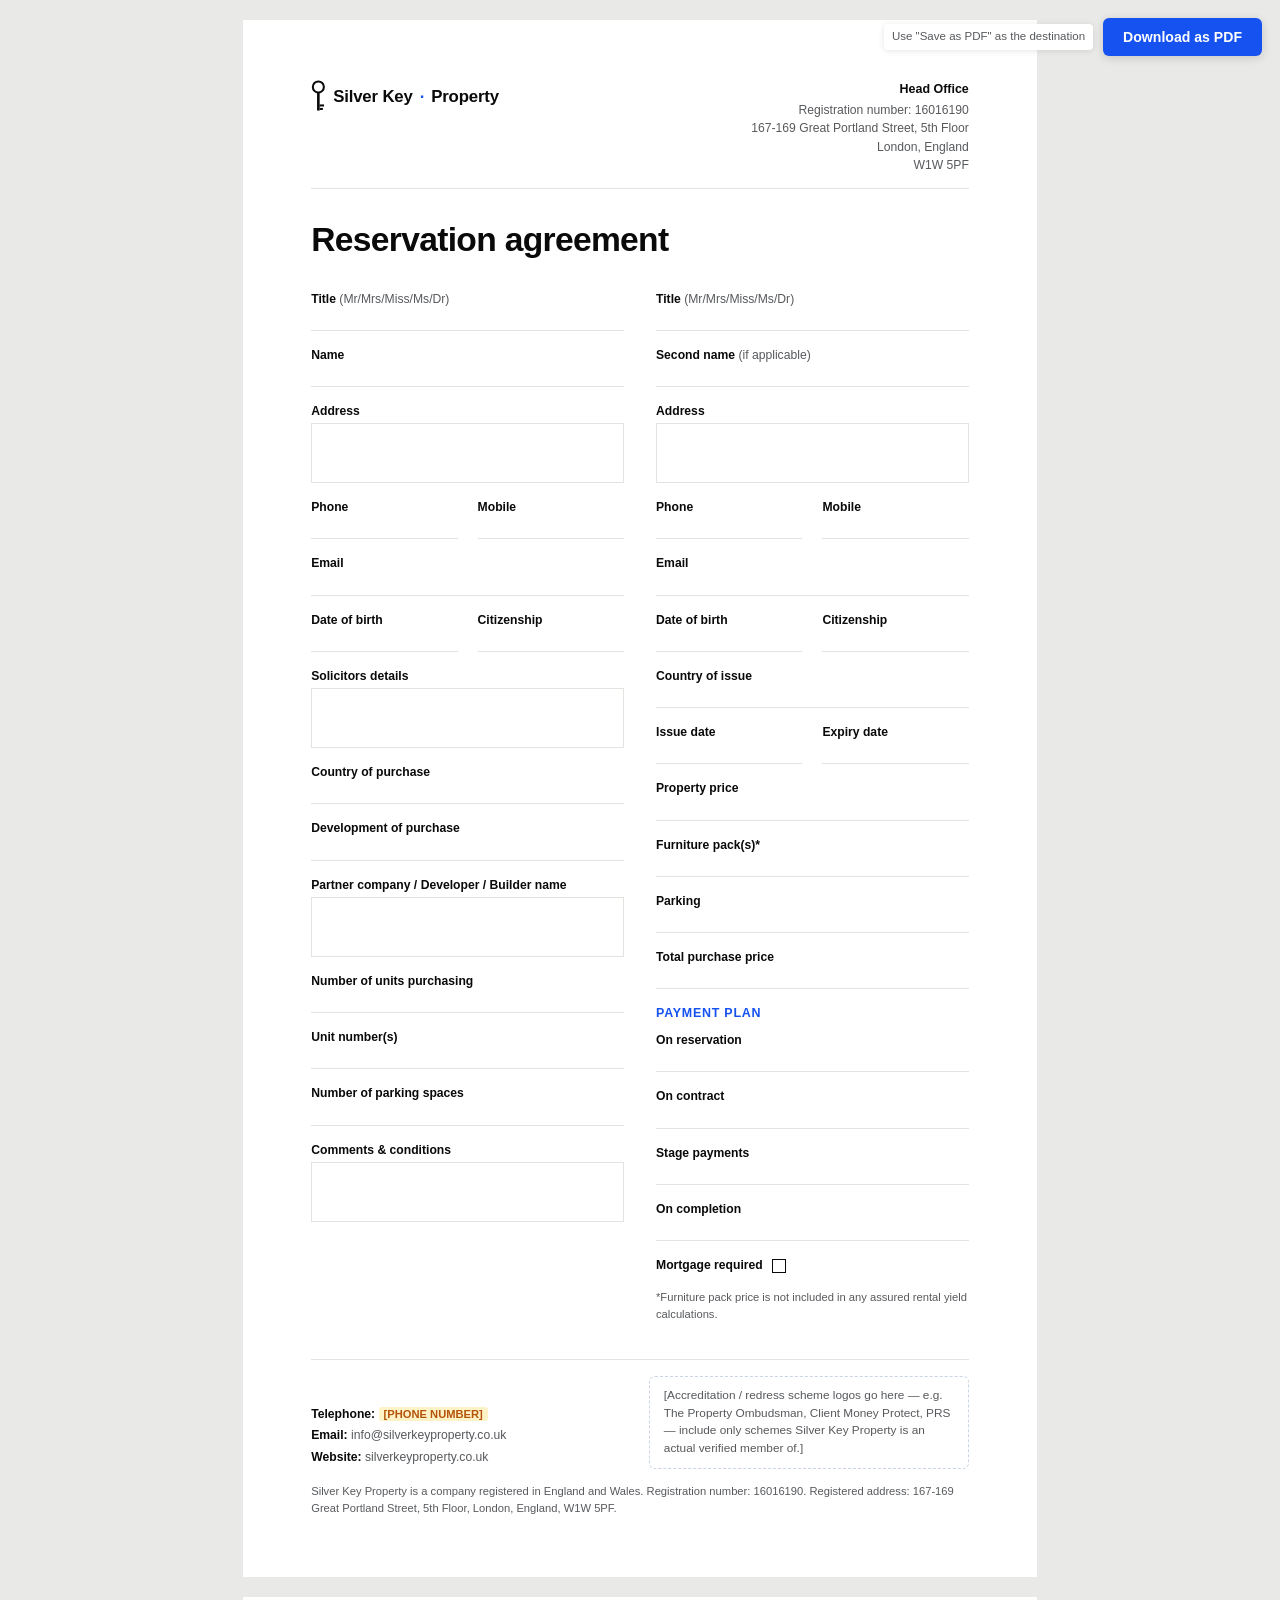
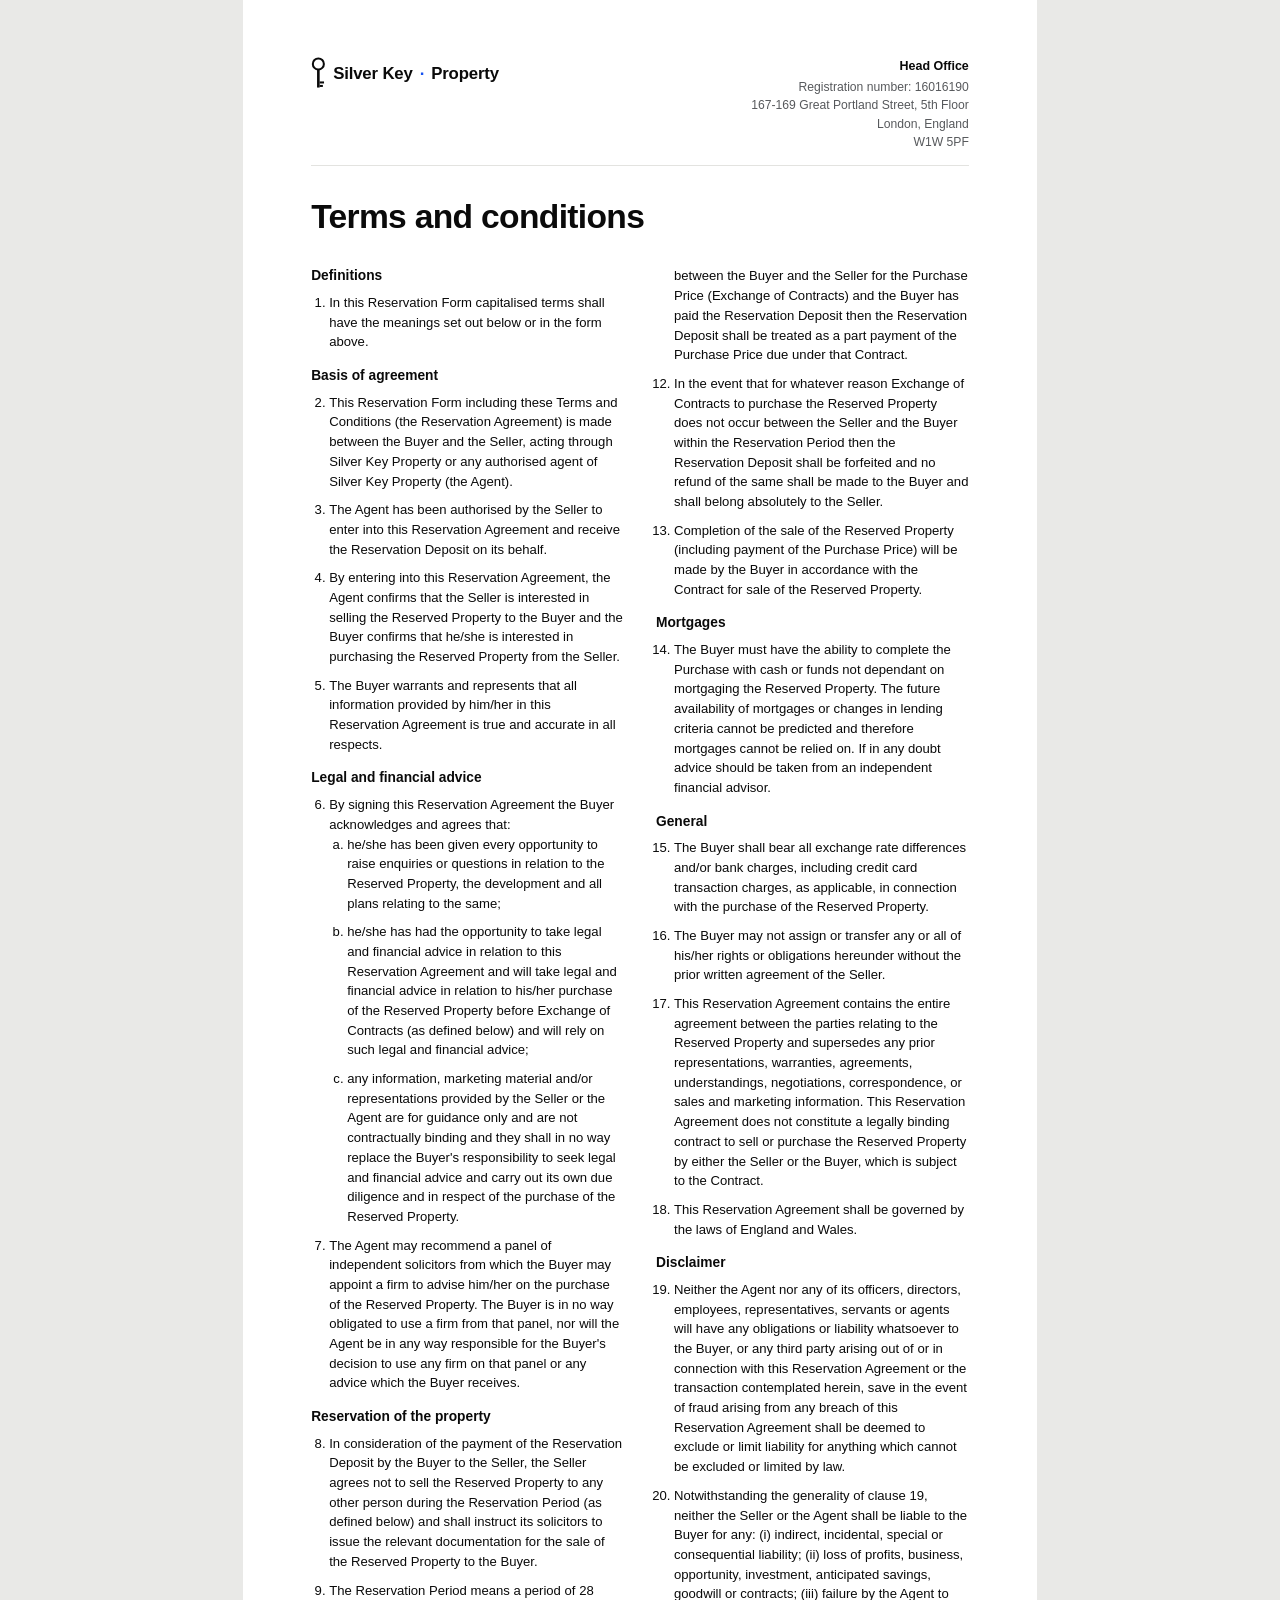
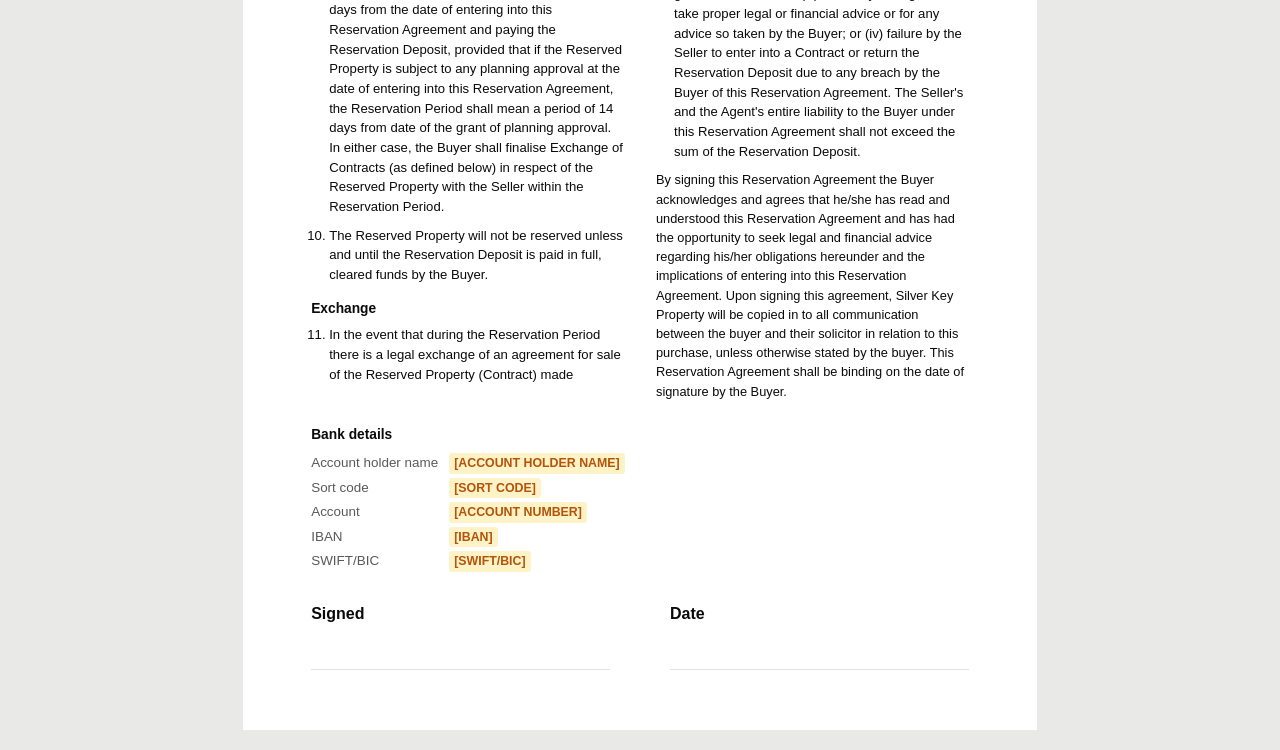
<file: reservation-agreement.html>
<!--
  Rebranded Reservation Agreement (from the Orlando Reid template, at their
  request, per Dylan).

  BEFORE THIS GOES ANYWHERE NEAR A REAL BUYER, fill in every [PLACEHOLDER]
  below with Silver Key Property's actual details, and confirm the T&Cs on
  page 2 have been reviewed by your solicitor for use under Silver Key's
  name (the clauses are carried over from Orlando Reid's version and
  reference things like "the Agent" / "the Seller" roles that should be
  checked against how Silver Key actually operates in this partnership).

  Placeholders to fill in:
    - Company registration number
    - Registered office address
    - Phone / email
    - Bank details (account holder, sort code, account number, IBAN, SWIFT/BIC)
    - Accreditation/scheme logos (Property Ombudsman, Client Money Protect,
      PRS, Prompt Payment Code, etc.) -- only include the ones Silver Key
      Property is an actual verified member of.
-->
<!doctype html>
<html lang="en-GB">
<head>
<meta charset="UTF-8" />
<meta name="viewport" content="width=device-width, initial-scale=1.0" />
<title>Reservation Agreement | Silver Key Property</title>
<style>
  :root {
    --ink: #0a0a0a;
    --ink-soft: #57595c;
    --line: #e3e3e0;
    --card: #f7f7f5;
    --accent: #1652f0;
    --accent-ink: #ffffff;
    --face: -apple-system, BlinkMacSystemFont, "Helvetica Neue", "Segoe UI", Arial, sans-serif;
  }
  * { box-sizing: border-box; }
  html, body { margin: 0; padding: 0; background: #e9e9e7; }
  body { font-family: var(--face); color: var(--ink); line-height: 1.5; -webkit-font-smoothing: antialiased; }
  h1, h2 { font-family: var(--face); font-weight: 800; letter-spacing: -0.02em; margin: 0; color: var(--ink); }
  p { margin: 0; }

  .page {
    width: 210mm;
    min-height: 297mm;
    margin: 20px auto;
    background: #ffffff;
    padding: 16mm 18mm;
    overflow: hidden;
  }
  @page { size: A4; margin: 0; }
  @media print {
    html, body { width: 210mm; background: #ffffff; }
    .page {
      width: 210mm; min-height: 297mm;
      margin: 0; padding: 16mm 18mm;
      box-shadow: none; overflow: visible;
    }
    .page + .page { page-break-before: always; }
    .no-print { display: none !important; }
    .f-field, .sign-block, .bank-details .row { break-inside: avoid; }
    .terms-grid h3 { break-after: avoid; }
    .terms-grid li { break-inside: avoid; }
  }

  .placeholder { color: #b45309; background: #fef3c7; padding: 1px 5px; border-radius: 3px; font-weight: 600; font-size: 0.92em; }

  .download-bar {
    position: fixed; top: 18px; right: 18px; z-index: 10;
    display: flex; align-items: center; gap: 10px;
  }
  .download-btn {
    background: var(--accent); color: var(--accent-ink); border: none;
    padding: 11px 20px; border-radius: 6px; font-family: var(--face);
    font-size: 0.88rem; font-weight: 700; cursor: pointer;
    box-shadow: 0 2px 10px rgba(0,0,0,0.15);
  }
  .download-btn:hover { filter: brightness(1.08); }
  .download-hint { font-size: 0.72rem; color: var(--ink-soft); background: #ffffff; padding: 4px 8px; border-radius: 4px; box-shadow: 0 1px 6px rgba(0,0,0,0.1); }

  /* Header */
  .doc-header { display: flex; justify-content: space-between; align-items: flex-start; padding-bottom: 14px; border-bottom: 1px solid var(--line); margin-bottom: 26px; }
  .wordmark { display: inline-flex; align-items: center; gap: 7px; font-weight: 800; font-size: 1.05rem; letter-spacing: -0.01em; }
  .wordmark span { color: var(--accent); }
  .wordmark-icon { flex-shrink: 0; color: var(--ink); }
  .doc-header .head-office { text-align: right; font-size: 0.76rem; color: var(--ink-soft); line-height: 1.5; }
  .doc-header .head-office strong { display: block; color: var(--ink); font-size: 0.78rem; margin-bottom: 2px; }

  h1.doc-title { font-size: 2.1rem; margin: 0 0 24px; }

  /* Form grid */
  .form-grid { display: grid; grid-template-columns: 1fr 1fr; gap: 0 32px; }
  .f-field { margin-bottom: 15px; }
  .f-field label { display: block; font-size: 0.76rem; font-weight: 700; margin-bottom: 3px; }
  .f-field label .hint { font-weight: 500; color: var(--ink-soft); }
  .f-line { border-bottom: 1px solid var(--line); height: 20px; }
  .f-box { border: 1px solid var(--line); height: 60px; }
  .f-row { display: flex; gap: 20px; }
  .f-row .f-field { flex: 1; }
  .f-check { display: inline-block; width: 14px; height: 14px; border: 1px solid var(--ink); vertical-align: middle; margin-left: 6px; }

  .section-label { color: var(--accent); font-size: 0.78rem; font-weight: 700; text-transform: uppercase; letter-spacing: 0.06em; margin: 6px 0 8px; }

  .doc-footer { margin-top: 36px; padding-top: 16px; border-top: 1px solid var(--line); font-size: 0.76rem; color: var(--ink-soft); display: flex; justify-content: space-between; align-items: flex-end; gap: 20px; flex-wrap: wrap; }
  .doc-footer .contact div { margin-bottom: 3px; }
  .doc-footer .contact b { color: var(--ink); }
  .accreditation-note { border: 1px dashed #cbd5e1; border-radius: 6px; padding: 10px 14px; font-size: 0.74rem; color: var(--ink-soft); max-width: 320px; }

  /* Terms page */
  .terms-grid { column-count: 2; column-gap: 32px; font-size: 0.82rem; }
  .terms-grid h3 { font-size: 0.86rem; margin: 14px 0 6px; break-after: avoid; }
  .terms-grid h3:first-child { margin-top: 0; }
  .terms-grid ol { margin: 0 0 4px; padding-left: 18px; }
  .terms-grid li { margin-bottom: 9px; }

  .bank-details { margin-top: 24px; font-size: 0.84rem; }
  .bank-details h3 { font-size: 0.86rem; margin: 0 0 8px; }
  .bank-details .row { display: flex; gap: 8px; margin-bottom: 4px; }
  .bank-details .row .k { width: 130px; color: var(--ink-soft); }

  .sign-block { margin-top: 30px; display: flex; gap: 60px; }
  .sign-block div { flex: 1; }
  .sign-block .f-line { margin-top: 24px; }
</style>
</head>
<body>

<div class="download-bar no-print">
  <span class="download-hint">Use "Save as PDF" as the destination</span>
  <button class="download-btn" onclick="window.print()">Download as PDF</button>
</div>

<!-- PAGE 1: RESERVATION FORM -->
<div class="page">
  <div class="doc-header">
    <div class="wordmark">
      <svg class="wordmark-icon" width="15" height="32" viewBox="75 42 51 110" fill="none" xmlns="http://www.w3.org/2000/svg" aria-hidden="true"><circle cx="100" cy="66" r="19" stroke="currentColor" stroke-width="7"/><rect x="95.5" y="85" width="9" height="62" fill="currentColor"/><rect x="104.5" y="126" width="15" height="7" fill="currentColor"/><rect x="104.5" y="138" width="11" height="7" fill="currentColor"/></svg>
      Silver Key<span> · </span>Property
    </div>
    <div class="head-office">
      <strong>Head Office</strong>
      Registration number: 16016190<br />
      167-169 Great Portland Street, 5th Floor<br />
      London, England<br />
      W1W 5PF
    </div>
  </div>

  <h1 class="doc-title">Reservation agreement</h1>

  <div class="form-grid">
    <!-- Buyer 1 -->
    <div>
      <div class="f-row">
        <div class="f-field"><label>Title <span class="hint">(Mr/Mrs/Miss/Ms/Dr)</span></label><div class="f-line"></div></div>
      </div>
      <div class="f-field"><label>Name</label><div class="f-line"></div></div>
      <div class="f-field"><label>Address</label><div class="f-box"></div></div>
      <div class="f-row">
        <div class="f-field"><label>Phone</label><div class="f-line"></div></div>
        <div class="f-field"><label>Mobile</label><div class="f-line"></div></div>
      </div>
      <div class="f-field"><label>Email</label><div class="f-line"></div></div>
      <div class="f-row">
        <div class="f-field"><label>Date of birth</label><div class="f-line"></div></div>
        <div class="f-field"><label>Citizenship</label><div class="f-line"></div></div>
      </div>
      <div class="f-field"><label>Solicitors details</label><div class="f-box"></div></div>
      <div class="f-field"><label>Country of purchase</label><div class="f-line"></div></div>
      <div class="f-field"><label>Development of purchase</label><div class="f-line"></div></div>
      <div class="f-field"><label>Partner company / Developer / Builder name</label><div class="f-box"></div></div>
      <div class="f-field"><label>Number of units purchasing</label><div class="f-line"></div></div>
      <div class="f-field"><label>Unit number(s)</label><div class="f-line"></div></div>
      <div class="f-field"><label>Number of parking spaces</label><div class="f-line"></div></div>
      <div class="f-field"><label>Comments &amp; conditions</label><div class="f-box"></div></div>
    </div>

    <!-- Buyer 2 -->
    <div>
      <div class="f-row">
        <div class="f-field"><label>Title <span class="hint">(Mr/Mrs/Miss/Ms/Dr)</span></label><div class="f-line"></div></div>
      </div>
      <div class="f-field"><label>Second name <span class="hint">(if applicable)</span></label><div class="f-line"></div></div>
      <div class="f-field"><label>Address</label><div class="f-box"></div></div>
      <div class="f-row">
        <div class="f-field"><label>Phone</label><div class="f-line"></div></div>
        <div class="f-field"><label>Mobile</label><div class="f-line"></div></div>
      </div>
      <div class="f-field"><label>Email</label><div class="f-line"></div></div>
      <div class="f-row">
        <div class="f-field"><label>Date of birth</label><div class="f-line"></div></div>
        <div class="f-field"><label>Citizenship</label><div class="f-line"></div></div>
      </div>
      <div class="f-field"><label>Country of issue</label><div class="f-line"></div></div>
      <div class="f-row">
        <div class="f-field"><label>Issue date</label><div class="f-line"></div></div>
        <div class="f-field"><label>Expiry date</label><div class="f-line"></div></div>
      </div>
      <div class="f-field"><label>Property price</label><div class="f-line"></div></div>
      <div class="f-field"><label>Furniture pack(s)*</label><div class="f-line"></div></div>
      <div class="f-field"><label>Parking</label><div class="f-line"></div></div>
      <div class="f-field"><label>Total purchase price</label><div class="f-line"></div></div>

      <div class="section-label">Payment plan</div>
      <div class="f-field"><label>On reservation</label><div class="f-line"></div></div>
      <div class="f-field"><label>On contract</label><div class="f-line"></div></div>
      <div class="f-field"><label>Stage payments</label><div class="f-line"></div></div>
      <div class="f-field"><label>On completion</label><div class="f-line"></div></div>
      <div class="f-field"><label>Mortgage required <span class="f-check"></span></label></div>

      <p style="font-size: 0.7rem; color: var(--ink-soft); margin-top: 10px;">*Furniture pack price is not included in any assured rental yield calculations.</p>
    </div>
  </div>

  <div class="doc-footer">
    <div class="contact">
      <div><b>Telephone:</b> <span class="placeholder">[PHONE NUMBER]</span></div>
      <div><b>Email:</b> info@silverkeyproperty.co.uk</div>
      <div><b>Website:</b> silverkeyproperty.co.uk</div>
    </div>
    <div class="accreditation-note">
      [Accreditation / redress scheme logos go here &mdash; e.g. The Property Ombudsman, Client Money Protect, PRS &mdash; include only schemes Silver Key Property is an actual verified member of.]
    </div>
  </div>
  <p style="font-size: 0.7rem; color: var(--ink-soft); margin-top: 14px;">
    Silver Key Property is a company registered in England and Wales. Registration number: 16016190.
    Registered address: 167-169 Great Portland Street, 5th Floor, London, England, W1W 5PF.
  </p>
</div>

<!-- PAGE 2: TERMS AND CONDITIONS -->
<div class="page">
  <div class="doc-header">
    <div class="wordmark">
      <svg class="wordmark-icon" width="15" height="32" viewBox="75 42 51 110" fill="none" xmlns="http://www.w3.org/2000/svg" aria-hidden="true"><circle cx="100" cy="66" r="19" stroke="currentColor" stroke-width="7"/><rect x="95.5" y="85" width="9" height="62" fill="currentColor"/><rect x="104.5" y="126" width="15" height="7" fill="currentColor"/><rect x="104.5" y="138" width="11" height="7" fill="currentColor"/></svg>
      Silver Key<span> · </span>Property
    </div>
    <div class="head-office">
      <strong>Head Office</strong>
      Registration number: 16016190<br />
      167-169 Great Portland Street, 5th Floor<br />
      London, England<br />
      W1W 5PF
    </div>
  </div>

  <h1 class="doc-title">Terms and conditions</h1>

  <div class="terms-grid">
    <h3>Definitions</h3>
    <ol start="1">
      <li>In this Reservation Form capitalised terms shall have the meanings set out below or in the form above.</li>
    </ol>

    <h3>Basis of agreement</h3>
    <ol start="2">
      <li>This Reservation Form including these Terms and Conditions (the Reservation Agreement) is made between the Buyer and the Seller, acting through Silver Key Property or any authorised agent of Silver Key Property (the Agent).</li>
      <li>The Agent has been authorised by the Seller to enter into this Reservation Agreement and receive the Reservation Deposit on its behalf.</li>
      <li>By entering into this Reservation Agreement, the Agent confirms that the Seller is interested in selling the Reserved Property to the Buyer and the Buyer confirms that he/she is interested in purchasing the Reserved Property from the Seller.</li>
      <li>The Buyer warrants and represents that all information provided by him/her in this Reservation Agreement is true and accurate in all respects.</li>
    </ol>

    <h3>Legal and financial advice</h3>
    <ol start="6">
      <li>By signing this Reservation Agreement the Buyer acknowledges and agrees that:
        <ol type="a">
          <li>he/she has been given every opportunity to raise enquiries or questions in relation to the Reserved Property, the development and all plans relating to the same;</li>
          <li>he/she has had the opportunity to take legal and financial advice in relation to this Reservation Agreement and will take legal and financial advice in relation to his/her purchase of the Reserved Property before Exchange of Contracts (as defined below) and will rely on such legal and financial advice;</li>
          <li>any information, marketing material and/or representations provided by the Seller or the Agent are for guidance only and are not contractually binding and they shall in no way replace the Buyer's responsibility to seek legal and financial advice and carry out its own due diligence and in respect of the purchase of the Reserved Property.</li>
        </ol>
      </li>
      <li>The Agent may recommend a panel of independent solicitors from which the Buyer may appoint a firm to advise him/her on the purchase of the Reserved Property. The Buyer is in no way obligated to use a firm from that panel, nor will the Agent be in any way responsible for the Buyer's decision to use any firm on that panel or any advice which the Buyer receives.</li>
    </ol>

    <h3>Reservation of the property</h3>
    <ol start="8">
      <li>In consideration of the payment of the Reservation Deposit by the Buyer to the Seller, the Seller agrees not to sell the Reserved Property to any other person during the Reservation Period (as defined below) and shall instruct its solicitors to issue the relevant documentation for the sale of the Reserved Property to the Buyer.</li>
      <li>The Reservation Period means a period of 28 days from the date of entering into this Reservation Agreement and paying the Reservation Deposit, provided that if the Reserved Property is subject to any planning approval at the date of entering into this Reservation Agreement, the Reservation Period shall mean a period of 14 days from date of the grant of planning approval. In either case, the Buyer shall finalise Exchange of Contracts (as defined below) in respect of the Reserved Property with the Seller within the Reservation Period.</li>
      <li>The Reserved Property will not be reserved unless and until the Reservation Deposit is paid in full, cleared funds by the Buyer.</li>
    </ol>

    <h3>Exchange</h3>
    <ol start="11">
      <li>In the event that during the Reservation Period there is a legal exchange of an agreement for sale of the Reserved Property (Contract) made between the Buyer and the Seller for the Purchase Price (Exchange of Contracts) and the Buyer has paid the Reservation Deposit then the Reservation Deposit shall be treated as a part payment of the Purchase Price due under that Contract.</li>
      <li>In the event that for whatever reason Exchange of Contracts to purchase the Reserved Property does not occur between the Seller and the Buyer within the Reservation Period then the Reservation Deposit shall be forfeited and no refund of the same shall be made to the Buyer and shall belong absolutely to the Seller.</li>
      <li>Completion of the sale of the Reserved Property (including payment of the Purchase Price) will be made by the Buyer in accordance with the Contract for sale of the Reserved Property.</li>
    </ol>

    <h3>Mortgages</h3>
    <ol start="14">
      <li>The Buyer must have the ability to complete the Purchase with cash or funds not dependant on mortgaging the Reserved Property. The future availability of mortgages or changes in lending criteria cannot be predicted and therefore mortgages cannot be relied on. If in any doubt advice should be taken from an independent financial advisor.</li>
    </ol>

    <h3>General</h3>
    <ol start="15">
      <li>The Buyer shall bear all exchange rate differences and/or bank charges, including credit card transaction charges, as applicable, in connection with the purchase of the Reserved Property.</li>
      <li>The Buyer may not assign or transfer any or all of his/her rights or obligations hereunder without the prior written agreement of the Seller.</li>
      <li>This Reservation Agreement contains the entire agreement between the parties relating to the Reserved Property and supersedes any prior representations, warranties, agreements, understandings, negotiations, correspondence, or sales and marketing information. This Reservation Agreement does not constitute a legally binding contract to sell or purchase the Reserved Property by either the Seller or the Buyer, which is subject to the Contract.</li>
      <li>This Reservation Agreement shall be governed by the laws of England and Wales.</li>
    </ol>

    <h3>Disclaimer</h3>
    <ol start="19">
      <li>Neither the Agent nor any of its officers, directors, employees, representatives, servants or agents will have any obligations or liability whatsoever to the Buyer, or any third party arising out of or in connection with this Reservation Agreement or the transaction contemplated herein, save in the event of fraud arising from any breach of this Reservation Agreement shall be deemed to exclude or limit liability for anything which cannot be excluded or limited by law.</li>
      <li>Notwithstanding the generality of clause 19, neither the Seller or the Agent shall be liable to the Buyer for any: (i) indirect, incidental, special or consequential liability; (ii) loss of profits, business, opportunity, investment, anticipated savings, goodwill or contracts; (iii) failure by the Agent to take proper legal or financial advice or for any advice so taken by the Buyer; or (iv) failure by the Seller to enter into a Contract or return the Reservation Deposit due to any breach by the Buyer of this Reservation Agreement. The Seller's and the Agent's entire liability to the Buyer under this Reservation Agreement shall not exceed the sum of the Reservation Deposit.</li>
    </ol>

    <p style="font-size: 0.8rem; margin-top: 4px;">By signing this Reservation Agreement the Buyer acknowledges and agrees that he/she has read and understood this Reservation Agreement and has had the opportunity to seek legal and financial advice regarding his/her obligations hereunder and the implications of entering into this Reservation Agreement. Upon signing this agreement, Silver Key Property will be copied in to all communication between the buyer and their solicitor in relation to this purchase, unless otherwise stated by the buyer. This Reservation Agreement shall be binding on the date of signature by the Buyer.</p>
  </div>

  <div class="bank-details">
    <h3>Bank details</h3>
    <div class="row"><div class="k">Account holder name</div><div class="placeholder">[ACCOUNT HOLDER NAME]</div></div>
    <div class="row"><div class="k">Sort code</div><div class="placeholder">[SORT CODE]</div></div>
    <div class="row"><div class="k">Account</div><div class="placeholder">[ACCOUNT NUMBER]</div></div>
    <div class="row"><div class="k">IBAN</div><div class="placeholder">[IBAN]</div></div>
    <div class="row"><div class="k">SWIFT/BIC</div><div class="placeholder">[SWIFT/BIC]</div></div>
  </div>

  <div class="sign-block">
    <div><label style="font-weight:700;">Signed</label><div class="f-line"></div></div>
    <div><label style="font-weight:700;">Date</label><div class="f-line"></div></div>
  </div>
</div>

</body>
</html>
</file>
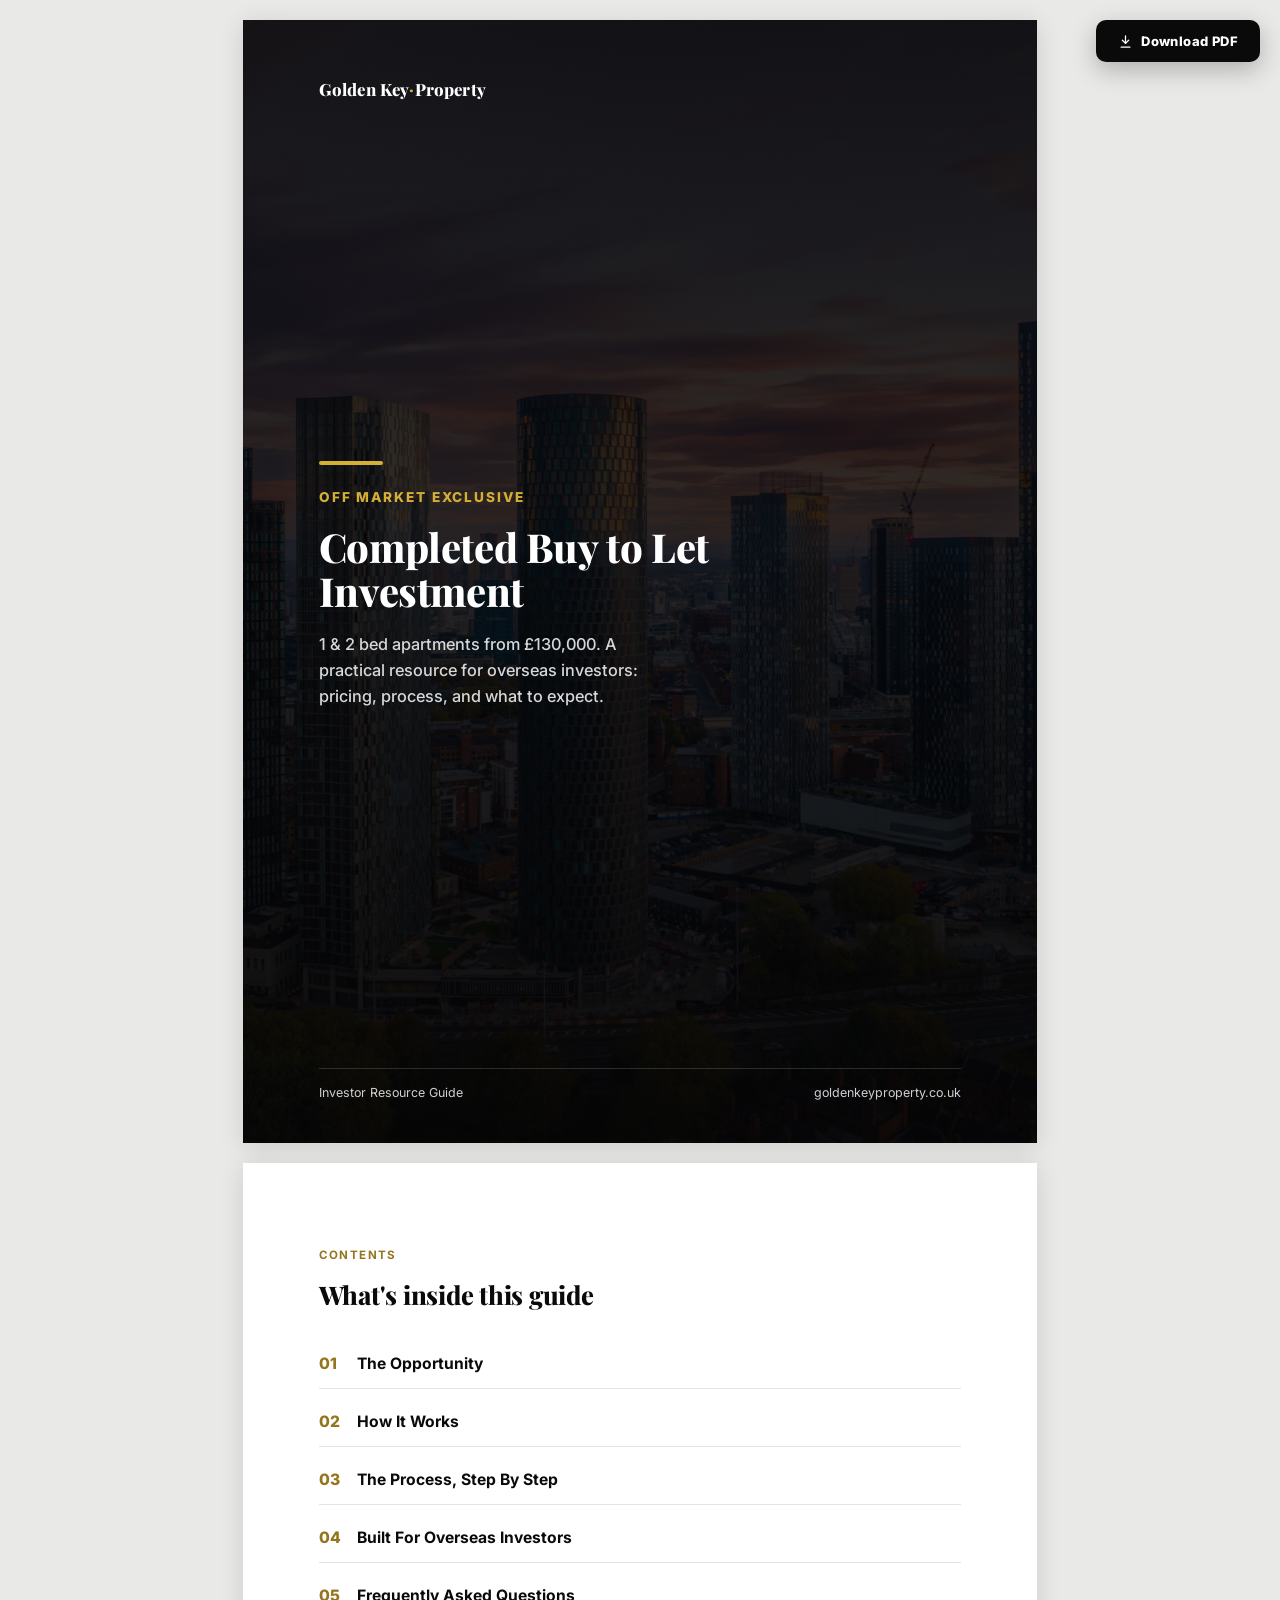
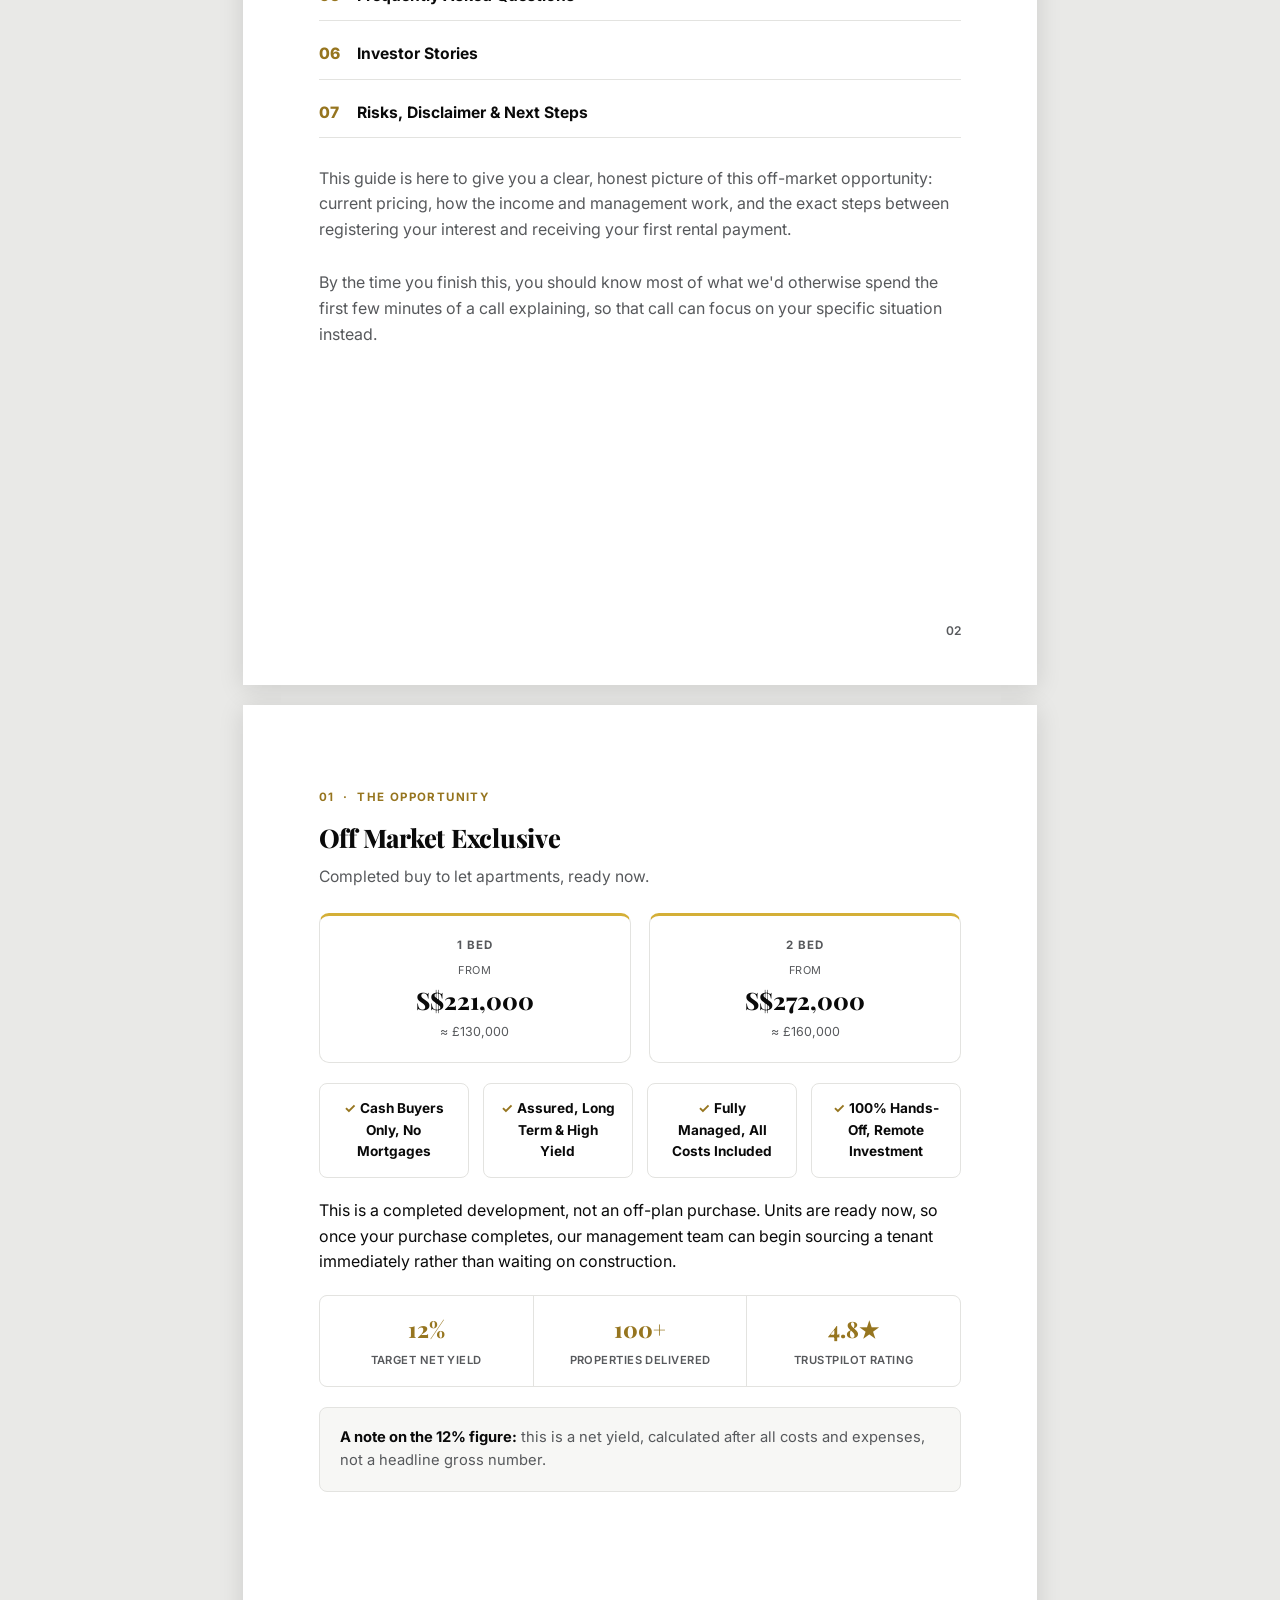
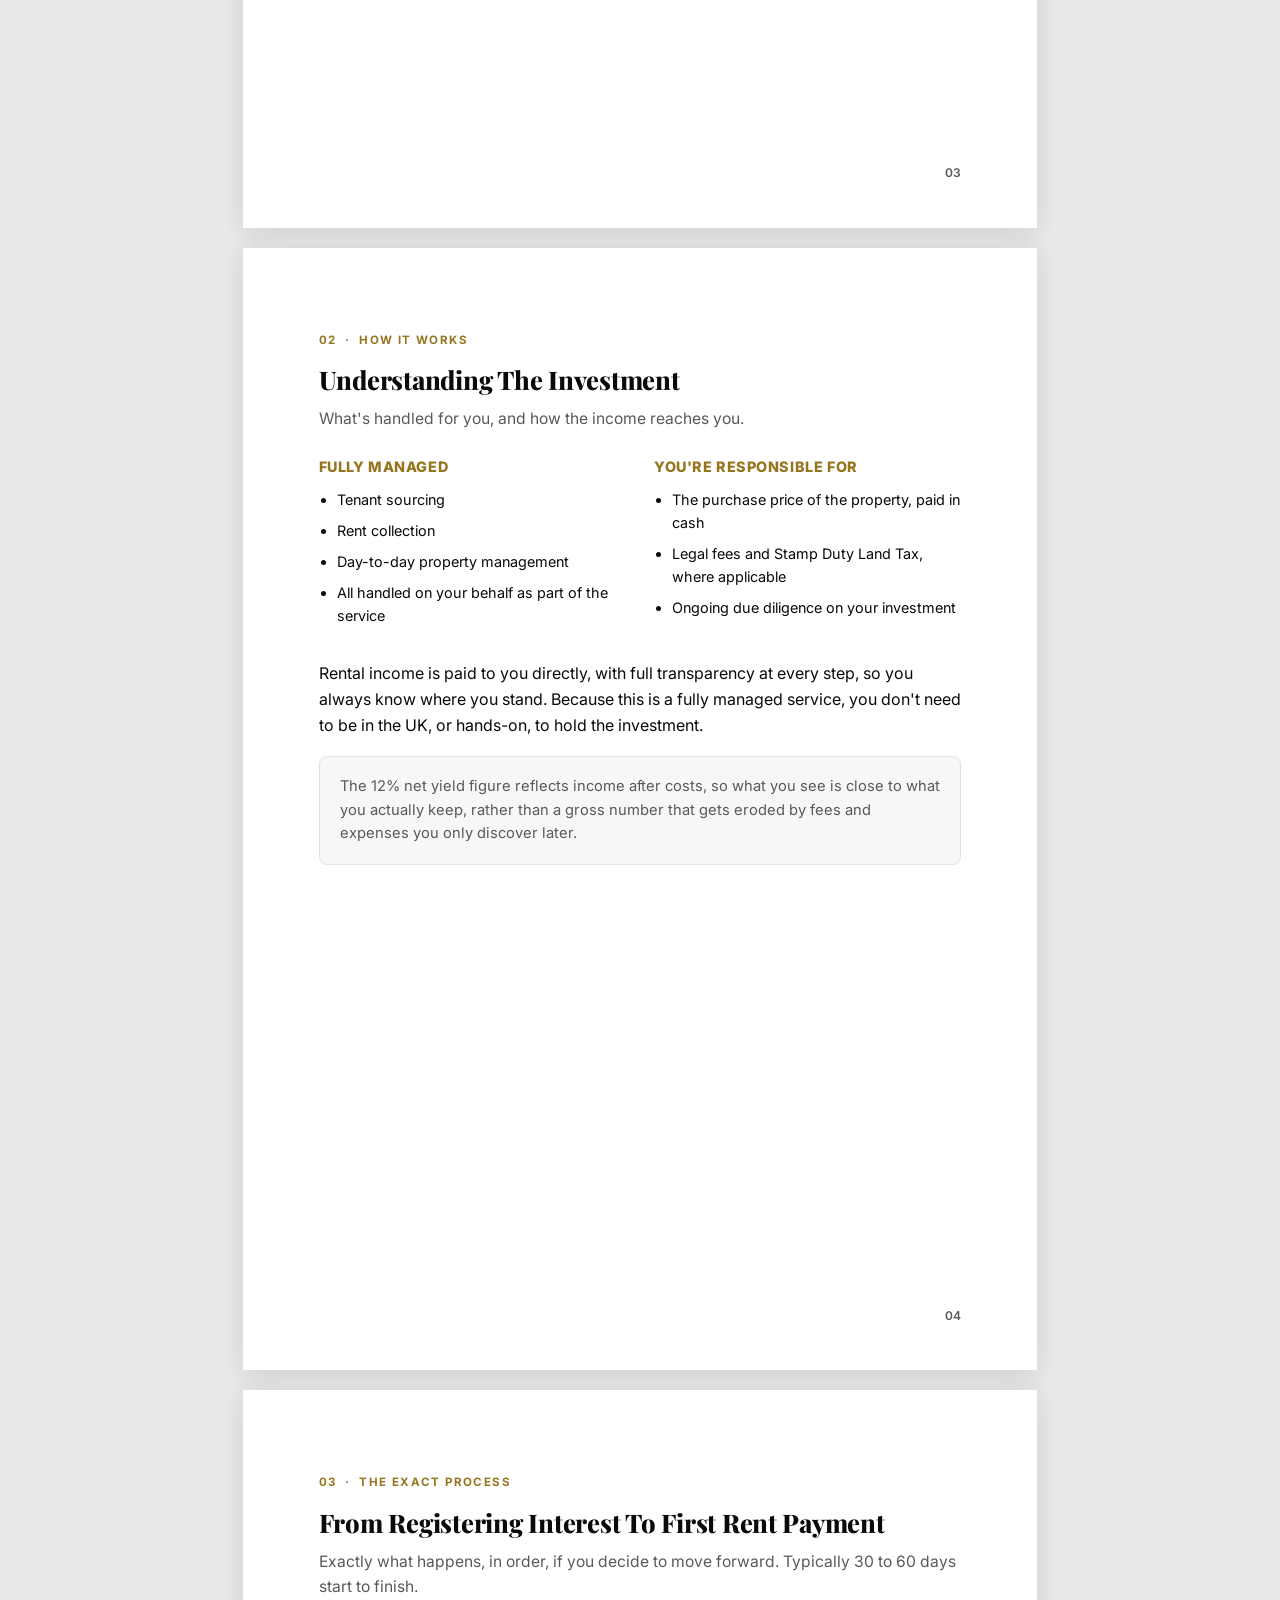
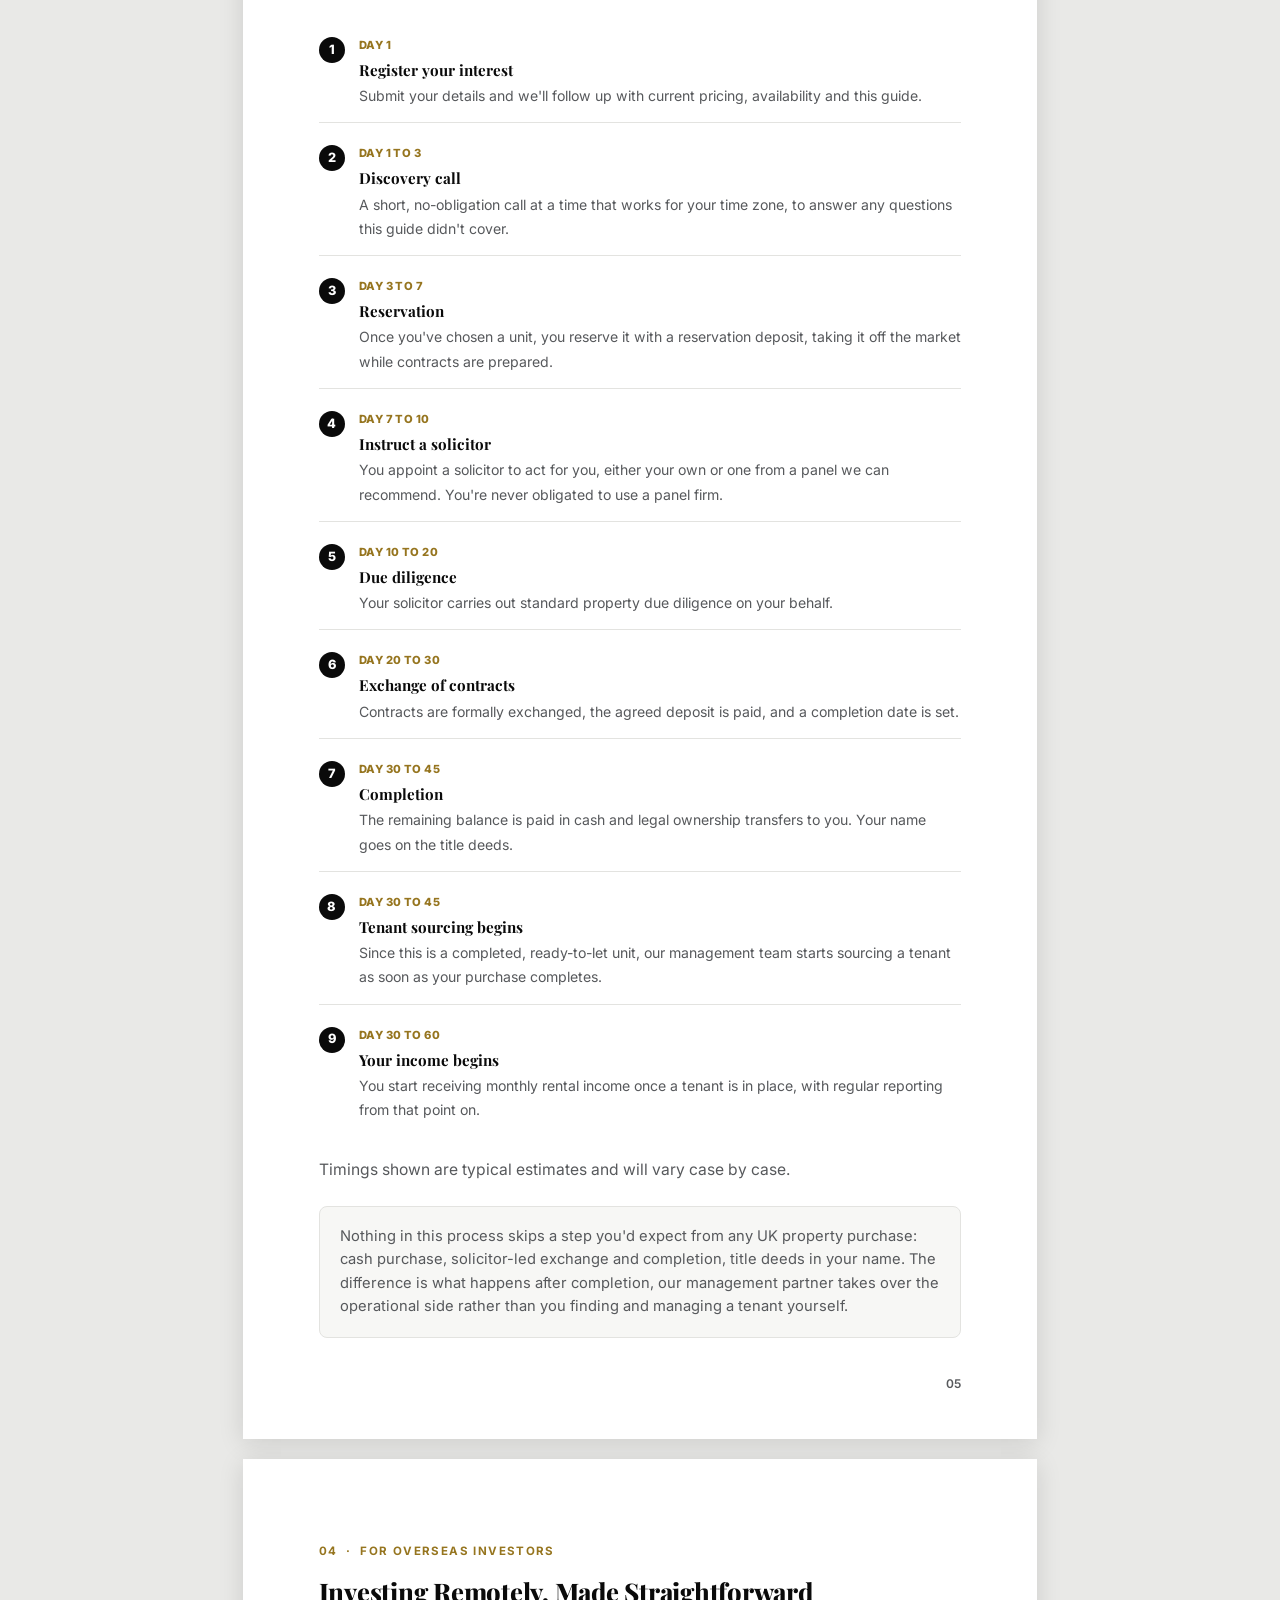
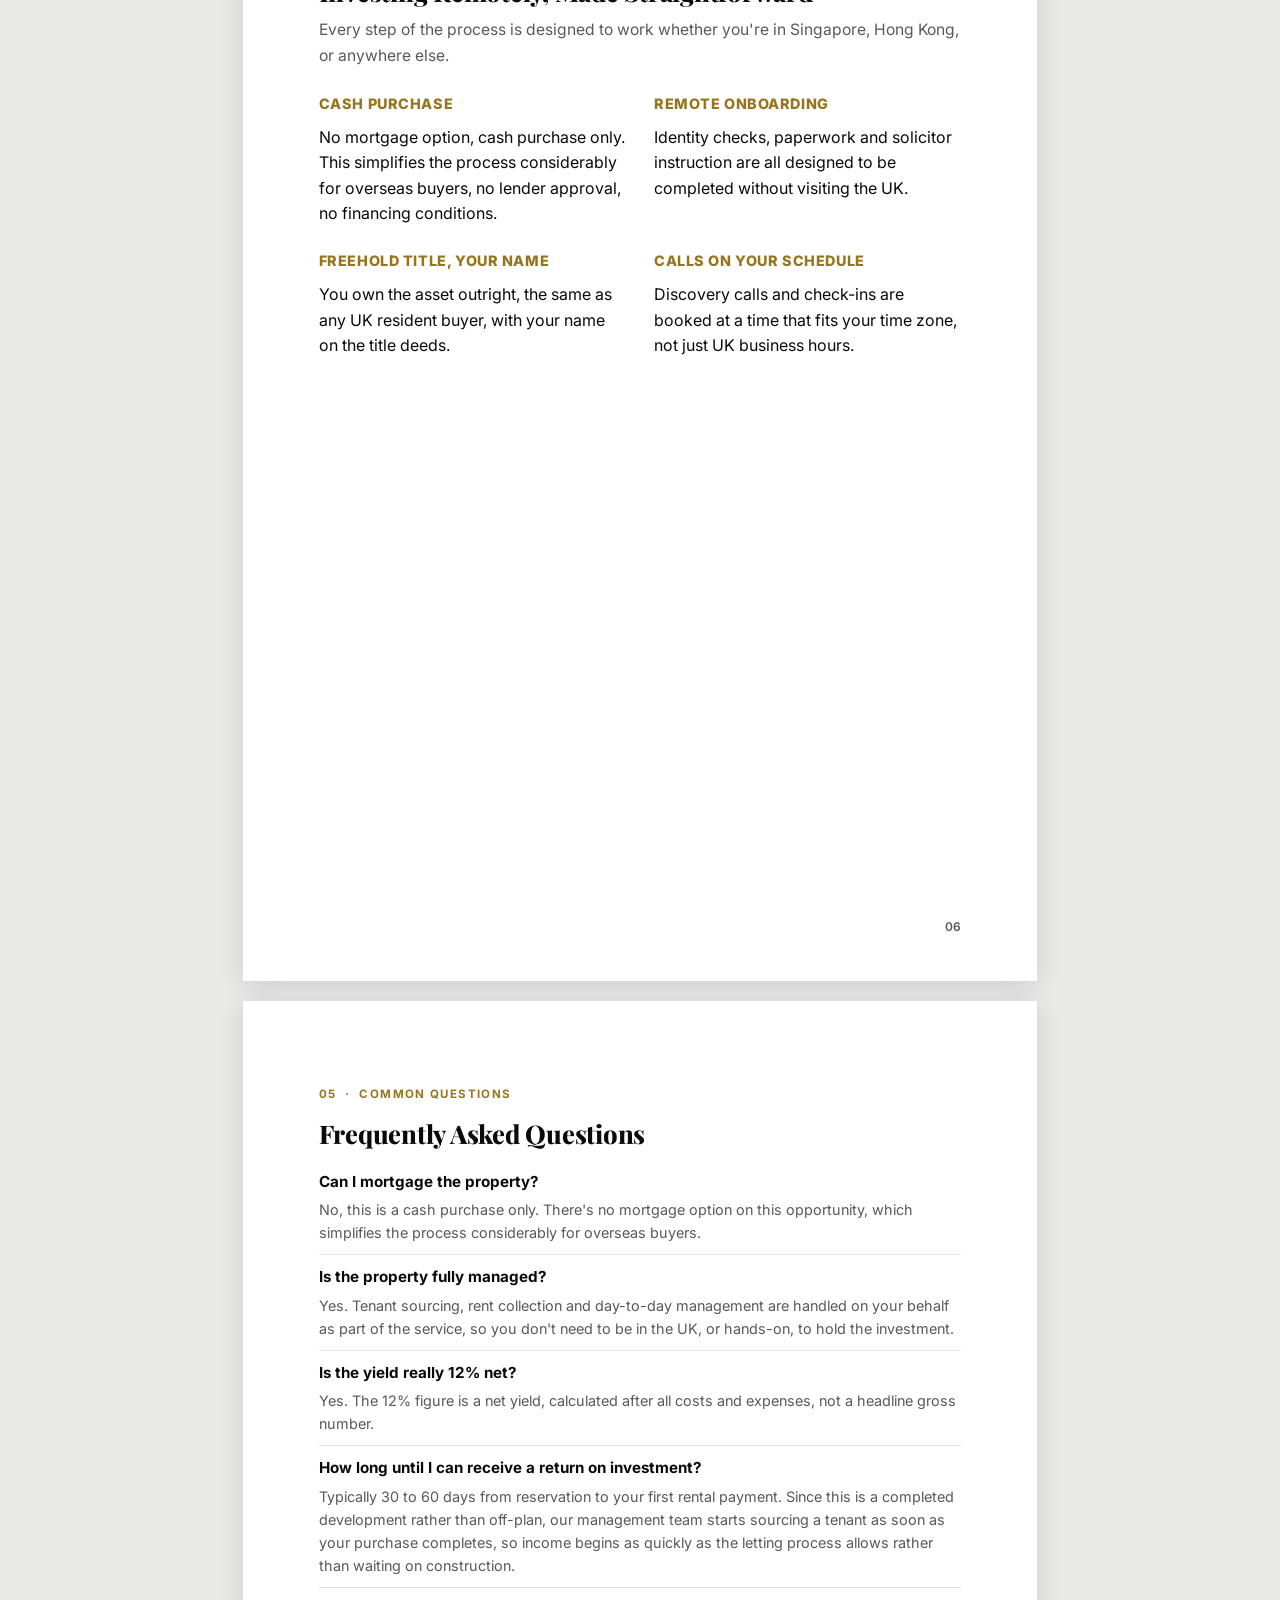
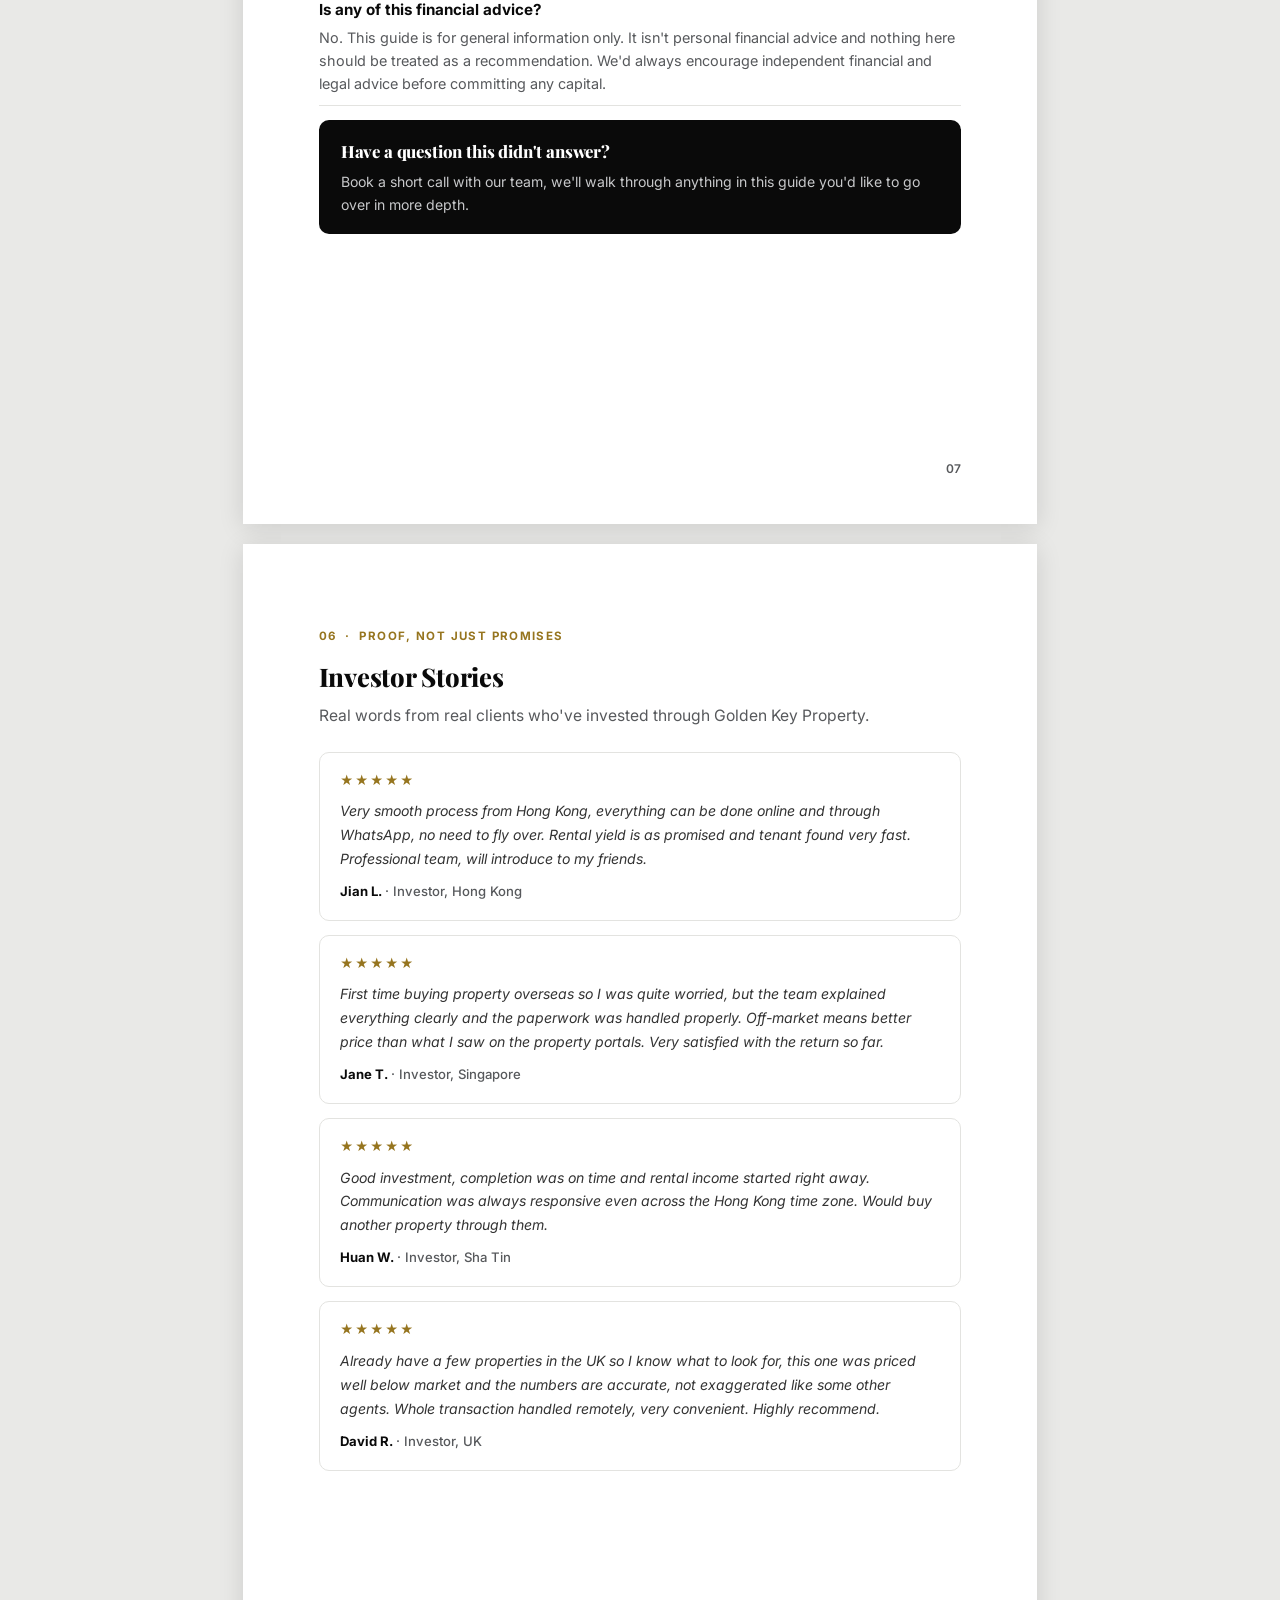
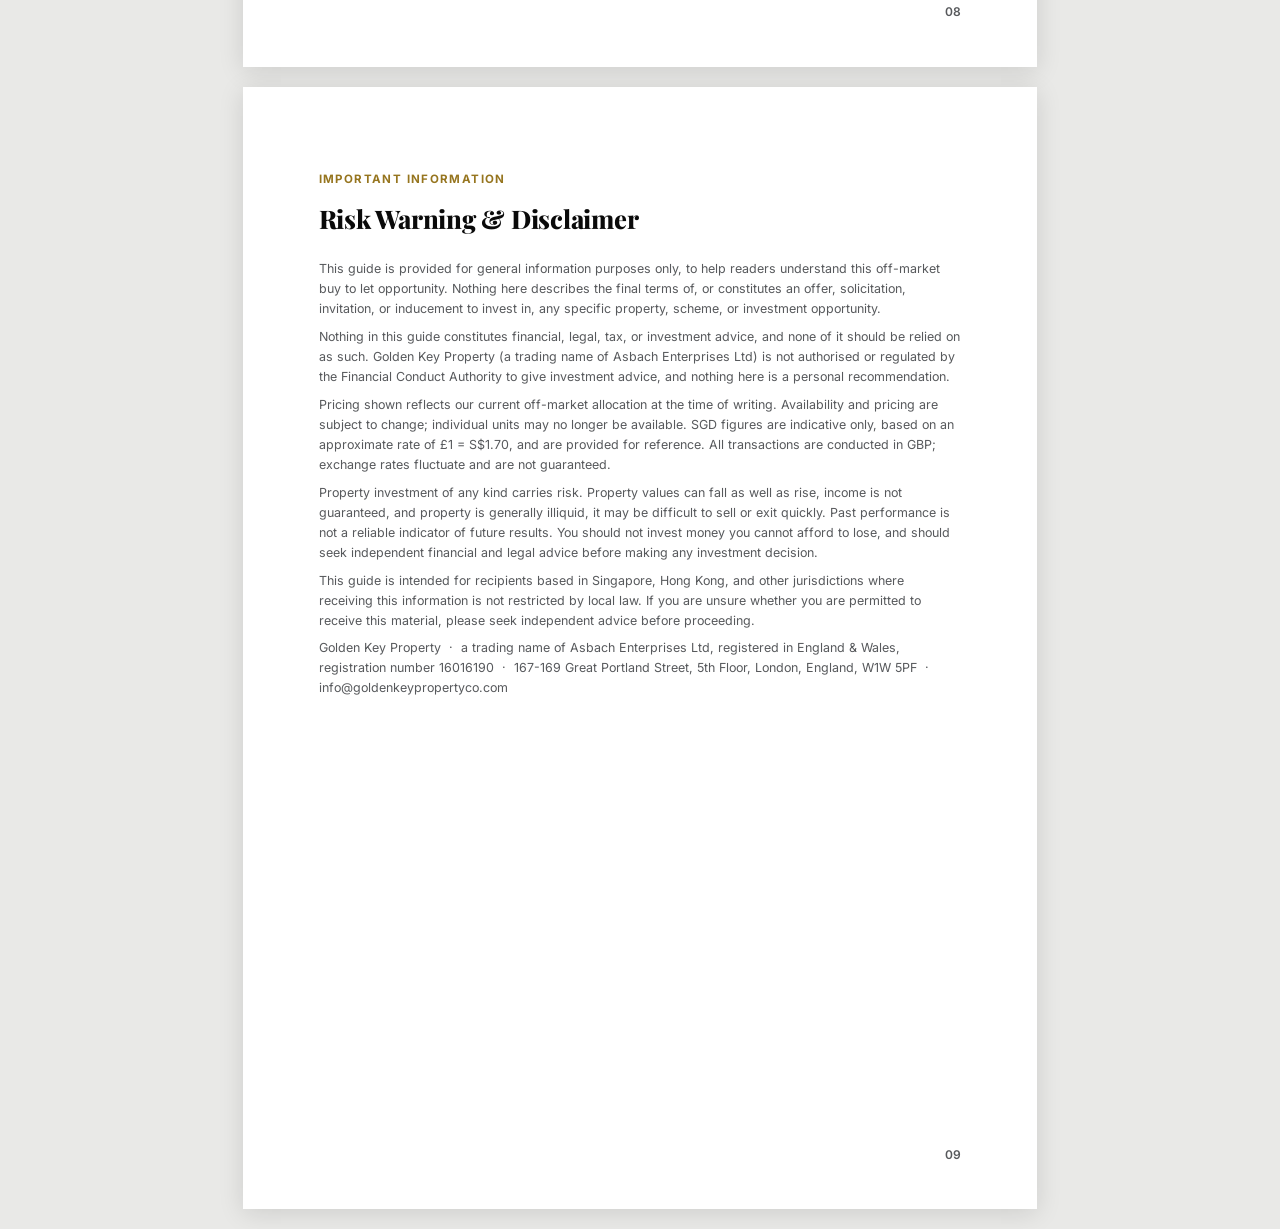
<file: singapore-resource.html>
<!doctype html>
<html lang="en">
<head>
<meta charset="UTF-8" />
<meta name="viewport" content="width=device-width, initial-scale=1.0" />
<title>Investor Resource Guide | Golden Key Property</title>
<link rel="icon" type="image/x-icon" href="favicon.ico" />
<link rel="icon" type="image/png" sizes="32x32" href="favicon-32x32.png" />
<link rel="icon" type="image/png" sizes="16x16" href="favicon-16x16.png" />
<link rel="apple-touch-icon" sizes="180x180" href="apple-touch-icon.png" />
<link rel="preconnect" href="https://fonts.googleapis.com" />
<link rel="preconnect" href="https://fonts.gstatic.com" crossorigin />
<link href="https://fonts.googleapis.com/css2?family=Playfair+Display:wght@600;700;800;900&family=Inter:wght@400;500;600;700;800&display=swap" rel="stylesheet" />
<style>
  :root {
    --ink: #0a0a0a;
    --ink-soft: #57595c;
    --line: #e3e3e0;
    --card: #f7f7f5;
    --gold: #D4AF37;
    --gold-deep: #96751F;
    --gold-pale: #F8F0DA;
    --face: 'Inter', -apple-system, BlinkMacSystemFont, "Helvetica Neue", "Segoe UI", Arial, sans-serif;
    --face-display: 'Playfair Display', Georgia, 'Times New Roman', serif;
  }
  * { box-sizing: border-box; }
  html, body { margin: 0; padding: 0; background: #e9e9e7; }
  body { font-family: var(--face); color: var(--ink); line-height: 1.6; }
  h1, h2, h3 { font-family: var(--face-display); font-weight: 800; letter-spacing: -0.01em; margin: 0; color: var(--ink); }
  p { margin: 0 0 14px; }
  ul { margin: 0 0 14px; padding-left: 20px; }
  li { margin-bottom: 8px; }

  .page {
    width: 210mm;
    min-height: 297mm;
    margin: 20px auto;
    background: #ffffff;
    padding: 22mm 20mm;
    box-shadow: 0 4px 24px rgba(0,0,0,0.12);
    position: relative;
  }
  .page-num {
    position: absolute;
    bottom: 12mm;
    right: 20mm;
    font-size: 0.75rem;
    color: var(--ink-soft);
    font-weight: 600;
  }
  .wordmark { font-family: var(--face-display); font-weight: 800; font-size: 1.05rem; letter-spacing: 0.01em; }
  .wordmark span { color: var(--gold); }

  .eyebrow {
    font-size: 0.72rem;
    font-weight: 700;
    letter-spacing: 0.12em;
    text-transform: uppercase;
    color: var(--gold-deep);
    display: block;
    margin-bottom: 10px;
    font-family: var(--face);
  }

  /* Cover page */
  .page.cover-page { padding: 0; overflow: hidden; display: flex; flex-direction: column; }
  .cover-dark {
    flex: 1;
    background: #0a0a0a url('images/hero-skyline.jpg') center 38%/cover no-repeat;
    position: relative;
    color: #f5f5f3;
    padding: 56px 20mm 40px;
    display: flex; flex-direction: column; justify-content: space-between;
  }
  .cover-dark::before {
    content: ''; position: absolute; inset: 0;
    background: linear-gradient(180deg, rgba(5,5,6,0.90) 0%, rgba(5,5,6,0.82) 45%, rgba(5,5,6,0.95) 100%);
  }
  .cover-dark > * { position: relative; z-index: 1; }
  .cover-dark .wordmark { color: #fff; }
  .cover-bar { height: 4px; background: var(--gold); width: 64px; border-radius: 3px; margin-bottom: 22px; }
  .cover-dark .kicker { font-family: var(--face); font-size: 0.85rem; font-weight: 800; letter-spacing: 0.14em; text-transform: uppercase; color: var(--gold); display: block; margin-bottom: 16px; }
  .cover-dark h1 { font-size: 2.5rem; line-height: 1.1; color: #fff; margin-bottom: 18px; }
  .cover-dark p.standfirst { font-family: var(--face); font-size: 1.02rem; color: #d6d7d9; max-width: 36ch; font-weight: 500; margin: 0; }
  .cover-dark .cover-bottom { border-top: 1px solid rgba(255,255,255,0.15); padding-top: 14px; font-family: var(--face); font-size: 0.78rem; color: #cfd0d2; display: flex; justify-content: space-between; margin: 0; }

  h2.section-title { font-size: 1.6rem; margin-bottom: 6px; }
  .section-sub { font-family: var(--face); color: var(--ink-soft); font-size: 0.98rem; margin-bottom: 24px; }

  .callout {
    background: var(--card);
    border: 1px solid var(--line);
    border-radius: 8px;
    padding: 18px 20px;
    font-family: var(--face);
    font-size: 0.92rem;
    color: var(--ink-soft);
    margin: 18px 0;
  }
  .callout strong { color: var(--ink); }

  .steps { list-style: none; padding: 0; margin: 20px 0; counter-reset: step; }
  .steps li {
    counter-increment: step;
    display: flex; gap: 14px;
    padding: 14px 0;
    border-bottom: 1px solid var(--line);
    font-family: var(--face);
    font-size: 0.95rem;
  }
  .steps li:last-child { border-bottom: none; }
  .steps li::before {
    content: counter(step);
    flex-shrink: 0;
    width: 26px; height: 26px;
    border-radius: 50%;
    background: var(--ink);
    color: #fff;
    font-weight: 800; font-size: 0.8rem;
    display: flex; align-items: center; justify-content: center;
  }
  .steps li .step-body .step-day { display: block; font-family: var(--face); font-size: 0.7rem; font-weight: 800; letter-spacing: 0.04em; text-transform: uppercase; color: var(--gold-deep); margin-bottom: 3px; }
  .steps li .step-body b { display: block; margin-bottom: 2px; font-family: var(--face-display); font-weight: 700; }
  .steps li .step-body span { color: var(--ink-soft); font-size: 0.88rem; }

  /* Contents page */
  .contents-list { list-style: none; padding: 0; margin: 24px 0 0; }
  .contents-list li {
    display: flex; align-items: baseline; gap: 14px;
    padding: 12px 0; border-bottom: 1px solid var(--line);
    font-family: var(--face); font-weight: 700; font-size: 0.98rem;
  }
  .contents-list li .num { color: var(--gold-deep); font-weight: 800; width: 24px; flex-shrink: 0; }
  .intro-text { margin-top: 28px; font-family: var(--face); font-size: 1rem; color: var(--ink-soft); }

  /* Pricing tiles */
  .price-tiles { display: flex; gap: 18px; margin: 20px 0; }
  .price-tile { flex: 1; border: 1px solid var(--line); border-top: 3px solid var(--gold); border-radius: 10px; padding: 20px 18px; text-align: center; }
  .price-tile-label { display: block; font-family: var(--face); font-size: 0.72rem; font-weight: 700; letter-spacing: 0.08em; text-transform: uppercase; color: var(--ink-soft); margin-bottom: 8px; }
  .price-tile-from { display: block; font-family: var(--face); font-size: 0.68rem; color: var(--ink-soft); text-transform: uppercase; letter-spacing: 0.05em; }
  .price-tile-value { display: block; font-family: var(--face-display); font-size: 1.5rem; font-weight: 800; color: var(--ink); margin: 2px 0; }
  .price-tile-gbp { display: block; font-family: var(--face); font-size: 0.78rem; color: var(--ink-soft); }

  .fact-strip { display: flex; gap: 14px; margin: 20px 0; }
  .fact-item { flex: 1; border: 1px solid var(--line); border-radius: 8px; padding: 14px 16px; font-family: var(--face); font-size: 0.85rem; font-weight: 700; text-align: center; color: var(--ink); }
  .fact-item span { color: var(--gold-deep); margin-right: 4px; }

  .stat-strip { display: flex; gap: 1px; background: var(--line); border: 1px solid var(--line); border-radius: 8px; overflow: hidden; margin: 20px 0; }
  .stat-strip .stat { flex: 1; background: #fff; padding: 16px 14px; text-align: center; }
  .stat-strip .stat .num { display: block; font-family: var(--face-display); font-size: 1.4rem; font-weight: 800; color: var(--gold-deep); }
  .stat-strip .stat .label { display: block; font-family: var(--face); font-size: 0.7rem; color: var(--ink-soft); font-weight: 600; margin-top: 4px; text-transform: uppercase; letter-spacing: 0.04em; }

  .two-col { display: flex; gap: 28px; margin-top: 20px; font-family: var(--face); }
  .two-col .col { flex: 1; }
  .two-col h3 { font-family: var(--face); font-size: 0.9rem; margin-bottom: 10px; color: var(--gold-deep); text-transform: uppercase; letter-spacing: 0.04em; }
  .two-col ul { padding-left: 18px; }
  .two-col li { font-size: 0.9rem; margin-bottom: 8px; }

  .faq-item { padding: 10px 0; border-bottom: 1px solid var(--line); font-family: var(--face); }
  .faq-item:last-child { border-bottom: none; }
  .faq-item .q { font-weight: 700; font-size: 0.95rem; margin-bottom: 4px; }
  .faq-item .a { font-size: 0.9rem; color: var(--ink-soft); margin: 0; }

  .t-card { border: 1px solid var(--line); border-radius: 10px; padding: 18px 20px; margin-bottom: 14px; font-family: var(--face); }
  .t-stars { color: var(--gold-deep); font-size: 0.8rem; margin-bottom: 8px; letter-spacing: 2px; }
  .t-text { font-size: 0.88rem; color: #333; line-height: 1.7; font-style: italic; margin-bottom: 10px; }
  .t-author { font-size: 0.82rem; font-weight: 700; color: var(--ink); }
  .t-role { font-weight: 500; color: var(--ink-soft); }

  .disclaimer-box { font-family: var(--face); font-size: 0.78rem; color: var(--ink-soft); line-height: 1.6; }
  .disclaimer-box p { margin: 0 0 8px; }
  .disclaimer-box p:last-child { margin-bottom: 0; }

  .cta-box {
    background: var(--ink);
    color: #fff;
    border-radius: 10px;
    padding: 18px 22px;
    margin: 14px 0;
    font-family: var(--face);
  }
  .cta-box h3 { color: #fff; font-family: var(--face-display); font-size: 1.05rem; margin-bottom: 6px; }
  .cta-box p { color: #c7c8ca; margin-bottom: 0; font-size: 0.88rem; }

  .placeholder { color: #92400e; background: #fef3c7; padding: 1px 6px; border-radius: 3px; font-weight: 700; font-size: 0.92em; }

  .download-btn {
    position: fixed; top: 20px; right: 20px; z-index: 500;
    display: flex; align-items: center; gap: 8px;
    background: var(--ink); color: #fff; border: none; border-radius: 10px;
    padding: 13px 22px; font-family: var(--face); font-size: 13px; font-weight: 800;
    letter-spacing: 0.4px; cursor: pointer; box-shadow: 0 8px 24px rgba(0,0,0,0.25);
    transition: all 0.2s ease;
  }
  .download-btn:hover { background: linear-gradient(135deg, #F5E6BC 0%, var(--gold) 50%, var(--gold-deep) 100%); color: var(--ink); }
  .download-btn svg { width: 15px; height: 15px; flex-shrink: 0; }

  @media print {
    body { background: #fff; }
    .page { box-shadow: none; margin: 0; page-break-after: always; }
    .page:last-child { page-break-after: auto; }
    .download-btn { display: none; }
  }
  @page { size: A4; margin: 0; }
</style>
</head>
<body>

<button type="button" class="download-btn" onclick="window.print()">
  <svg viewBox="0 0 24 24" fill="none" stroke="currentColor" stroke-width="2" stroke-linecap="round" stroke-linejoin="round"><path d="M12 3v12"/><path d="m7 10 5 5 5-5"/><path d="M5 21h14"/></svg>
  Download PDF
</button>

<!-- PAGE 1: COVER -->
<div class="page cover-page">
  <div class="cover-dark">
    <div class="wordmark">Golden Key<span>·</span>Property</div>
    <div>
      <div class="cover-bar"></div>
      <span class="kicker">Off Market Exclusive</span>
      <h1>Completed Buy to Let<br />Investment</h1>
      <p class="standfirst">1 &amp; 2 bed apartments from £130,000. A practical resource for overseas investors: pricing, process, and what to expect.</p>
    </div>
    <div class="cover-bottom">
      <span>Investor Resource Guide</span>
      <span>goldenkeyproperty.co.uk</span>
    </div>
  </div>
</div>

<!-- PAGE 2: CONTENTS + INTRO -->
<div class="page">
  <span class="eyebrow">Contents</span>
  <h2 class="section-title">What's inside this guide</h2>
  <ol class="contents-list">
    <li><span class="num">01</span> The Opportunity</li>
    <li><span class="num">02</span> How It Works</li>
    <li><span class="num">03</span> The Process, Step By Step</li>
    <li><span class="num">04</span> Built For Overseas Investors</li>
    <li><span class="num">05</span> Frequently Asked Questions</li>
    <li><span class="num">06</span> Investor Stories</li>
    <li><span class="num">07</span> Risks, Disclaimer &amp; Next Steps</li>
  </ol>
  <p class="intro-text">This guide is here to give you a clear, honest picture of this off-market opportunity: current pricing, how the income and management work, and the exact steps between registering your interest and receiving your first rental payment.</p>
  <p class="intro-text">By the time you finish this, you should know most of what we'd otherwise spend the first few minutes of a call explaining, so that call can focus on your specific situation instead.</p>
  <div class="page-num">02</div>
</div>

<!-- PAGE 3: THE OPPORTUNITY -->
<div class="page">
  <span class="eyebrow">01 &nbsp;·&nbsp; The Opportunity</span>
  <h2 class="section-title">Off Market Exclusive</h2>
  <p class="section-sub">Completed buy to let apartments, ready now.</p>

  <div class="price-tiles">
    <div class="price-tile">
      <span class="price-tile-label">1 Bed</span>
      <span class="price-tile-from">From</span>
      <span class="price-tile-value">S$221,000</span>
      <span class="price-tile-gbp">&asymp; £130,000</span>
    </div>
    <div class="price-tile">
      <span class="price-tile-label">2 Bed</span>
      <span class="price-tile-from">From</span>
      <span class="price-tile-value">S$272,000</span>
      <span class="price-tile-gbp">&asymp; £160,000</span>
    </div>
  </div>

  <div class="fact-strip">
    <div class="fact-item"><span>&#10003;</span>Cash Buyers Only, No Mortgages</div>
    <div class="fact-item"><span>&#10003;</span>Assured, Long Term &amp; High Yield</div>
    <div class="fact-item"><span>&#10003;</span>Fully Managed, All Costs Included</div>
    <div class="fact-item"><span>&#10003;</span>100% Hands-Off, Remote Investment</div>
  </div>

  <p>This is a completed development, not an off-plan purchase. Units are ready now, so once your purchase completes, our management team can begin sourcing a tenant immediately rather than waiting on construction.</p>

  <div class="stat-strip">
    <div class="stat"><span class="num">12%</span><span class="label">Target Net Yield</span></div>
    <div class="stat"><span class="num">100+</span><span class="label">Properties Delivered</span></div>
    <div class="stat"><span class="num">4.8&#9733;</span><span class="label">Trustpilot Rating</span></div>
  </div>

  <div class="callout"><strong>A note on the 12% figure:</strong> this is a net yield, calculated after all costs and expenses, not a headline gross number.</div>

  <div class="page-num">03</div>
</div>

<!-- PAGE 4: HOW IT WORKS -->
<div class="page">
  <span class="eyebrow">02 &nbsp;·&nbsp; How It Works</span>
  <h2 class="section-title">Understanding The Investment</h2>
  <p class="section-sub">What's handled for you, and how the income reaches you.</p>

  <div class="two-col">
    <div class="col">
      <h3>Fully Managed</h3>
      <ul>
        <li>Tenant sourcing</li>
        <li>Rent collection</li>
        <li>Day-to-day property management</li>
        <li>All handled on your behalf as part of the service</li>
      </ul>
    </div>
    <div class="col">
      <h3>You're Responsible For</h3>
      <ul>
        <li>The purchase price of the property, paid in cash</li>
        <li>Legal fees and Stamp Duty Land Tax, where applicable</li>
        <li>Ongoing due diligence on your investment</li>
      </ul>
    </div>
  </div>

  <p style="margin-top:20px;">Rental income is paid to you directly, with full transparency at every step, so you always know where you stand. Because this is a fully managed service, you don't need to be in the UK, or hands-on, to hold the investment.</p>

  <div class="callout">The 12% net yield figure reflects income after costs, so what you see is close to what you actually keep, rather than a gross number that gets eroded by fees and expenses you only discover later.</div>
  <div class="page-num">04</div>
</div>

<!-- PAGE 5: THE PROCESS -->
<div class="page">
  <span class="eyebrow">03 &nbsp;·&nbsp; The Exact Process</span>
  <h2 class="section-title">From Registering Interest To First Rent Payment</h2>
  <p class="section-sub">Exactly what happens, in order, if you decide to move forward. Typically 30 to 60 days start to finish.</p>

  <ol class="steps">
    <li><div class="step-body"><span class="step-day">Day 1</span><b>Register your interest</b><span>Submit your details and we'll follow up with current pricing, availability and this guide.</span></div></li>
    <li><div class="step-body"><span class="step-day">Day 1 to 3</span><b>Discovery call</b><span>A short, no-obligation call at a time that works for your time zone, to answer any questions this guide didn't cover.</span></div></li>
    <li><div class="step-body"><span class="step-day">Day 3 to 7</span><b>Reservation</b><span>Once you've chosen a unit, you reserve it with a reservation deposit, taking it off the market while contracts are prepared.</span></div></li>
    <li><div class="step-body"><span class="step-day">Day 7 to 10</span><b>Instruct a solicitor</b><span>You appoint a solicitor to act for you, either your own or one from a panel we can recommend. You're never obligated to use a panel firm.</span></div></li>
    <li><div class="step-body"><span class="step-day">Day 10 to 20</span><b>Due diligence</b><span>Your solicitor carries out standard property due diligence on your behalf.</span></div></li>
    <li><div class="step-body"><span class="step-day">Day 20 to 30</span><b>Exchange of contracts</b><span>Contracts are formally exchanged, the agreed deposit is paid, and a completion date is set.</span></div></li>
    <li><div class="step-body"><span class="step-day">Day 30 to 45</span><b>Completion</b><span>The remaining balance is paid in cash and legal ownership transfers to you. Your name goes on the title deeds.</span></div></li>
    <li><div class="step-body"><span class="step-day">Day 30 to 45</span><b>Tenant sourcing begins</b><span>Since this is a completed, ready-to-let unit, our management team starts sourcing a tenant as soon as your purchase completes.</span></div></li>
    <li><div class="step-body"><span class="step-day">Day 30 to 60</span><b>Your income begins</b><span>You start receiving monthly rental income once a tenant is in place, with regular reporting from that point on.</span></div></li>
  </ol>
  <p class="section-sub" style="margin-top:10px;">Timings shown are typical estimates and will vary case by case.</p>

  <div class="callout">Nothing in this process skips a step you'd expect from any UK property purchase: cash purchase, solicitor-led exchange and completion, title deeds in your name. The difference is what happens after completion, our management partner takes over the operational side rather than you finding and managing a tenant yourself.</div>
  <div class="page-num">05</div>
</div>

<!-- PAGE 6: BUILT FOR OVERSEAS INVESTORS -->
<div class="page">
  <span class="eyebrow">04 &nbsp;·&nbsp; For Overseas Investors</span>
  <h2 class="section-title">Investing Remotely, Made Straightforward</h2>
  <p class="section-sub">Every step of the process is designed to work whether you're in Singapore, Hong Kong, or anywhere else.</p>

  <div class="two-col">
    <div class="col">
      <h3>Cash Purchase</h3>
      <p>No mortgage option, cash purchase only. This simplifies the process considerably for overseas buyers, no lender approval, no financing conditions.</p>
    </div>
    <div class="col">
      <h3>Remote Onboarding</h3>
      <p>Identity checks, paperwork and solicitor instruction are all designed to be completed without visiting the UK.</p>
    </div>
  </div>
  <div class="two-col" style="margin-top:8px;">
    <div class="col">
      <h3>Freehold Title, Your Name</h3>
      <p>You own the asset outright, the same as any UK resident buyer, with your name on the title deeds.</p>
    </div>
    <div class="col">
      <h3>Calls On Your Schedule</h3>
      <p>Discovery calls and check-ins are booked at a time that fits your time zone, not just UK business hours.</p>
    </div>
  </div>
  <div class="page-num">06</div>
</div>

<!-- PAGE 7: FAQ -->
<div class="page">
  <span class="eyebrow">05 &nbsp;·&nbsp; Common Questions</span>
  <h2 class="section-title">Frequently Asked Questions</h2>

  <div class="faq-item">
    <p class="q">Can I mortgage the property?</p>
    <p class="a">No, this is a cash purchase only. There's no mortgage option on this opportunity, which simplifies the process considerably for overseas buyers.</p>
  </div>
  <div class="faq-item">
    <p class="q">Is the property fully managed?</p>
    <p class="a">Yes. Tenant sourcing, rent collection and day-to-day management are handled on your behalf as part of the service, so you don't need to be in the UK, or hands-on, to hold the investment.</p>
  </div>
  <div class="faq-item">
    <p class="q">Is the yield really 12% net?</p>
    <p class="a">Yes. The 12% figure is a net yield, calculated after all costs and expenses, not a headline gross number.</p>
  </div>
  <div class="faq-item">
    <p class="q">How long until I can receive a return on investment?</p>
    <p class="a">Typically 30 to 60 days from reservation to your first rental payment. Since this is a completed development rather than off-plan, our management team starts sourcing a tenant as soon as your purchase completes, so income begins as quickly as the letting process allows rather than waiting on construction.</p>
  </div>
  <div class="faq-item">
    <p class="q">Is any of this financial advice?</p>
    <p class="a">No. This guide is for general information only. It isn't personal financial advice and nothing here should be treated as a recommendation. We'd always encourage independent financial and legal advice before committing any capital.</p>
  </div>

  <div class="cta-box">
    <h3>Have a question this didn't answer?</h3>
    <p>Book a short call with our team, we'll walk through anything in this guide you'd like to go over in more depth.</p>
  </div>
  <div class="page-num">07</div>
</div>

<!-- PAGE 8: TESTIMONIALS -->
<div class="page">
  <span class="eyebrow">06 &nbsp;·&nbsp; Proof, Not Just Promises</span>
  <h2 class="section-title">Investor Stories</h2>
  <p class="section-sub">Real words from real clients who've invested through Golden Key Property.</p>

  <div class="t-card">
    <div class="t-stars">&#9733;&#9733;&#9733;&#9733;&#9733;</div>
    <p class="t-text">Very smooth process from Hong Kong, everything can be done online and through WhatsApp, no need to fly over. Rental yield is as promised and tenant found very fast. Professional team, will introduce to my friends.</p>
    <div class="t-author">Jian L. <span class="t-role">&middot; Investor, Hong Kong</span></div>
  </div>
  <div class="t-card">
    <div class="t-stars">&#9733;&#9733;&#9733;&#9733;&#9733;</div>
    <p class="t-text">First time buying property overseas so I was quite worried, but the team explained everything clearly and the paperwork was handled properly. Off-market means better price than what I saw on the property portals. Very satisfied with the return so far.</p>
    <div class="t-author">Jane T. <span class="t-role">&middot; Investor, Singapore</span></div>
  </div>
  <div class="t-card">
    <div class="t-stars">&#9733;&#9733;&#9733;&#9733;&#9733;</div>
    <p class="t-text">Good investment, completion was on time and rental income started right away. Communication was always responsive even across the Hong Kong time zone. Would buy another property through them.</p>
    <div class="t-author">Huan W. <span class="t-role">&middot; Investor, Sha Tin</span></div>
  </div>
  <div class="t-card">
    <div class="t-stars">&#9733;&#9733;&#9733;&#9733;&#9733;</div>
    <p class="t-text">Already have a few properties in the UK so I know what to look for, this one was priced well below market and the numbers are accurate, not exaggerated like some other agents. Whole transaction handled remotely, very convenient. Highly recommend.</p>
    <div class="t-author">David R. <span class="t-role">&middot; Investor, UK</span></div>
  </div>
  <div class="page-num">08</div>
</div>

<!-- PAGE 9: DISCLAIMER -->
<div class="page">
  <span class="eyebrow">Important Information</span>
  <h2 class="section-title">Risk Warning &amp; Disclaimer</h2>
  <div class="disclaimer-box" style="margin-top: 20px;">
    <p>This guide is provided for general information purposes only, to help readers understand this off-market buy to let opportunity. Nothing here describes the final terms of, or constitutes an offer, solicitation, invitation, or inducement to invest in, any specific property, scheme, or investment opportunity.</p>
    <p>Nothing in this guide constitutes financial, legal, tax, or investment advice, and none of it should be relied on as such. Golden Key Property (a trading name of Asbach Enterprises Ltd) is not authorised or regulated by the Financial Conduct Authority to give investment advice, and nothing here is a personal recommendation.</p>
    <p>Pricing shown reflects our current off-market allocation at the time of writing. Availability and pricing are subject to change; individual units may no longer be available. SGD figures are indicative only, based on an approximate rate of £1 = S$1.70, and are provided for reference. All transactions are conducted in GBP; exchange rates fluctuate and are not guaranteed.</p>
    <p>Property investment of any kind carries risk. Property values can fall as well as rise, income is not guaranteed, and property is generally illiquid, it may be difficult to sell or exit quickly. Past performance is not a reliable indicator of future results. You should not invest money you cannot afford to lose, and should seek independent financial and legal advice before making any investment decision.</p>
    <p>This guide is intended for recipients based in Singapore, Hong Kong, and other jurisdictions where receiving this information is not restricted by local law. If you are unsure whether you are permitted to receive this material, please seek independent advice before proceeding.</p>
    <p>Golden Key Property &nbsp;&middot;&nbsp; a trading name of Asbach Enterprises Ltd, registered in England &amp; Wales, registration number 16016190 &nbsp;&middot;&nbsp; 167-169 Great Portland Street, 5th Floor, London, England, W1W 5PF &nbsp;&middot;&nbsp; info@goldenkeypropertyco.com</p>
  </div>
  <div class="page-num">09</div>
</div>

</body>
</html>
</file>
